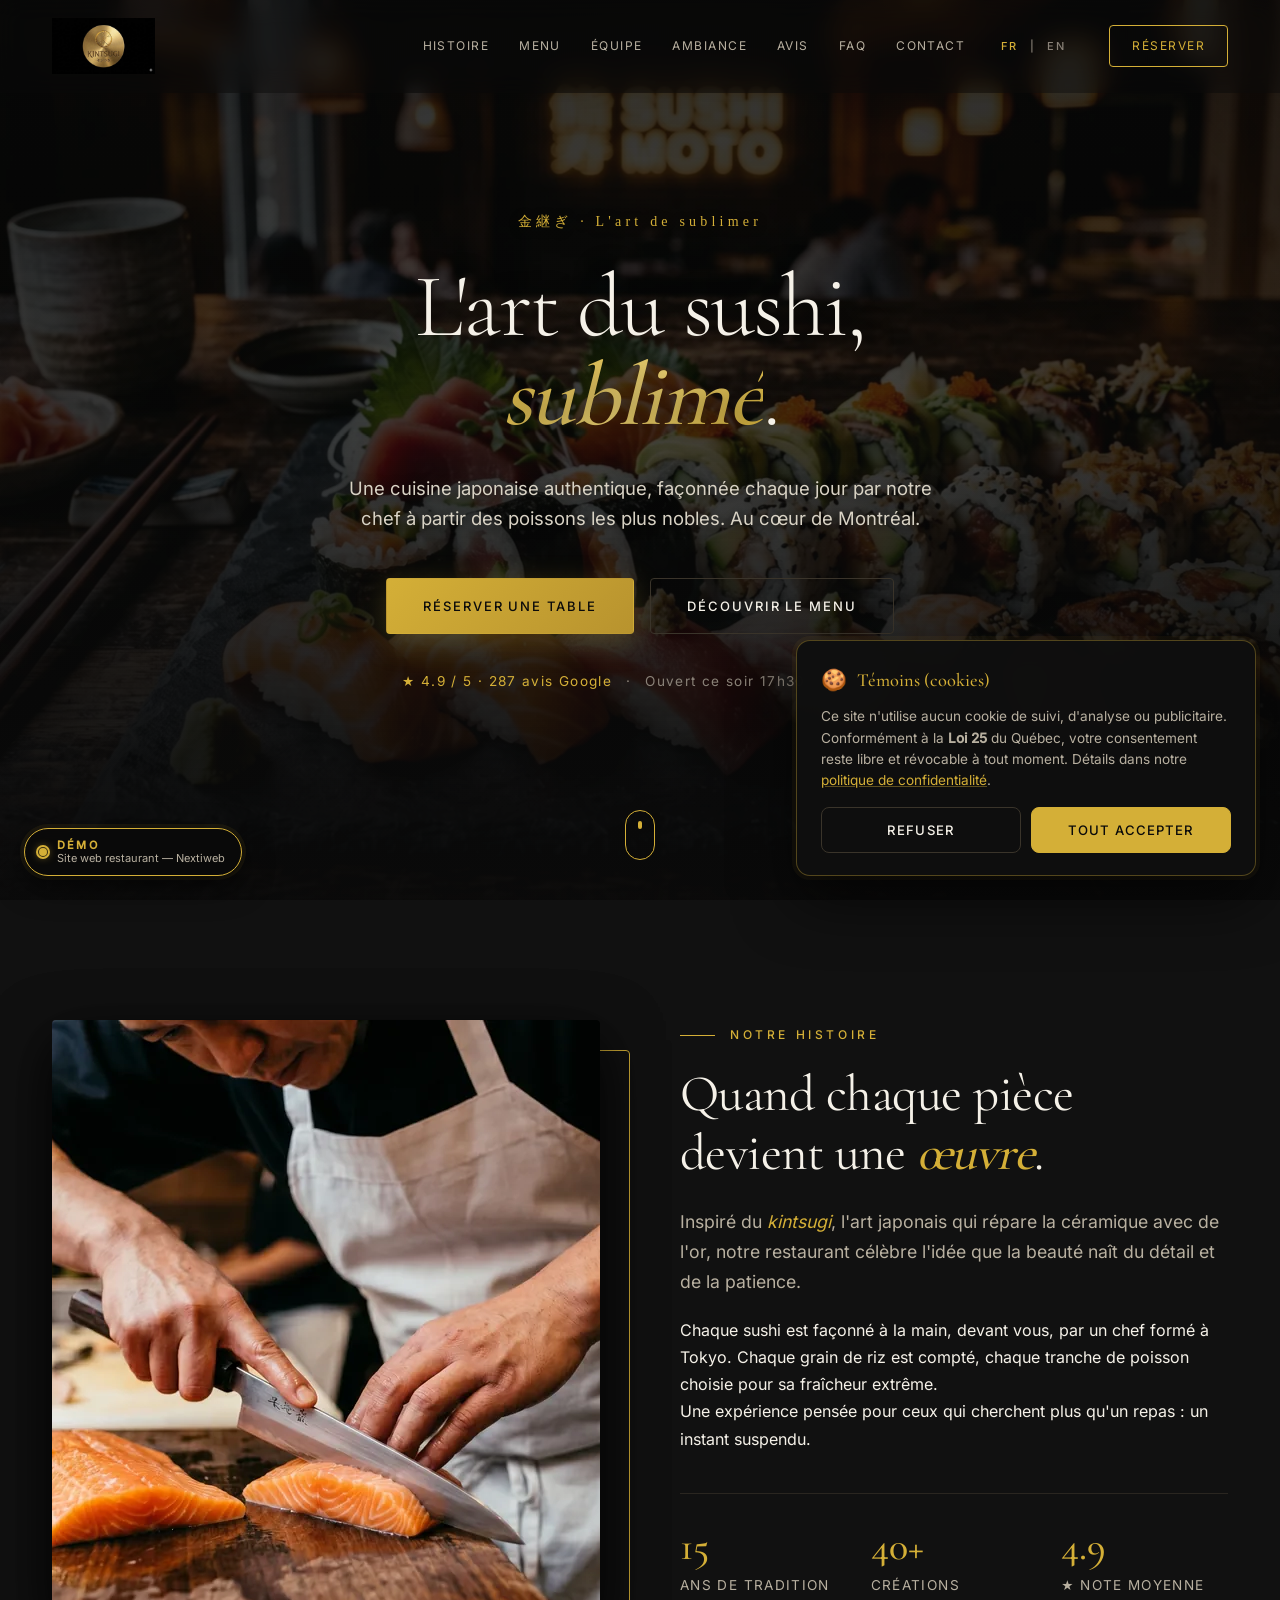
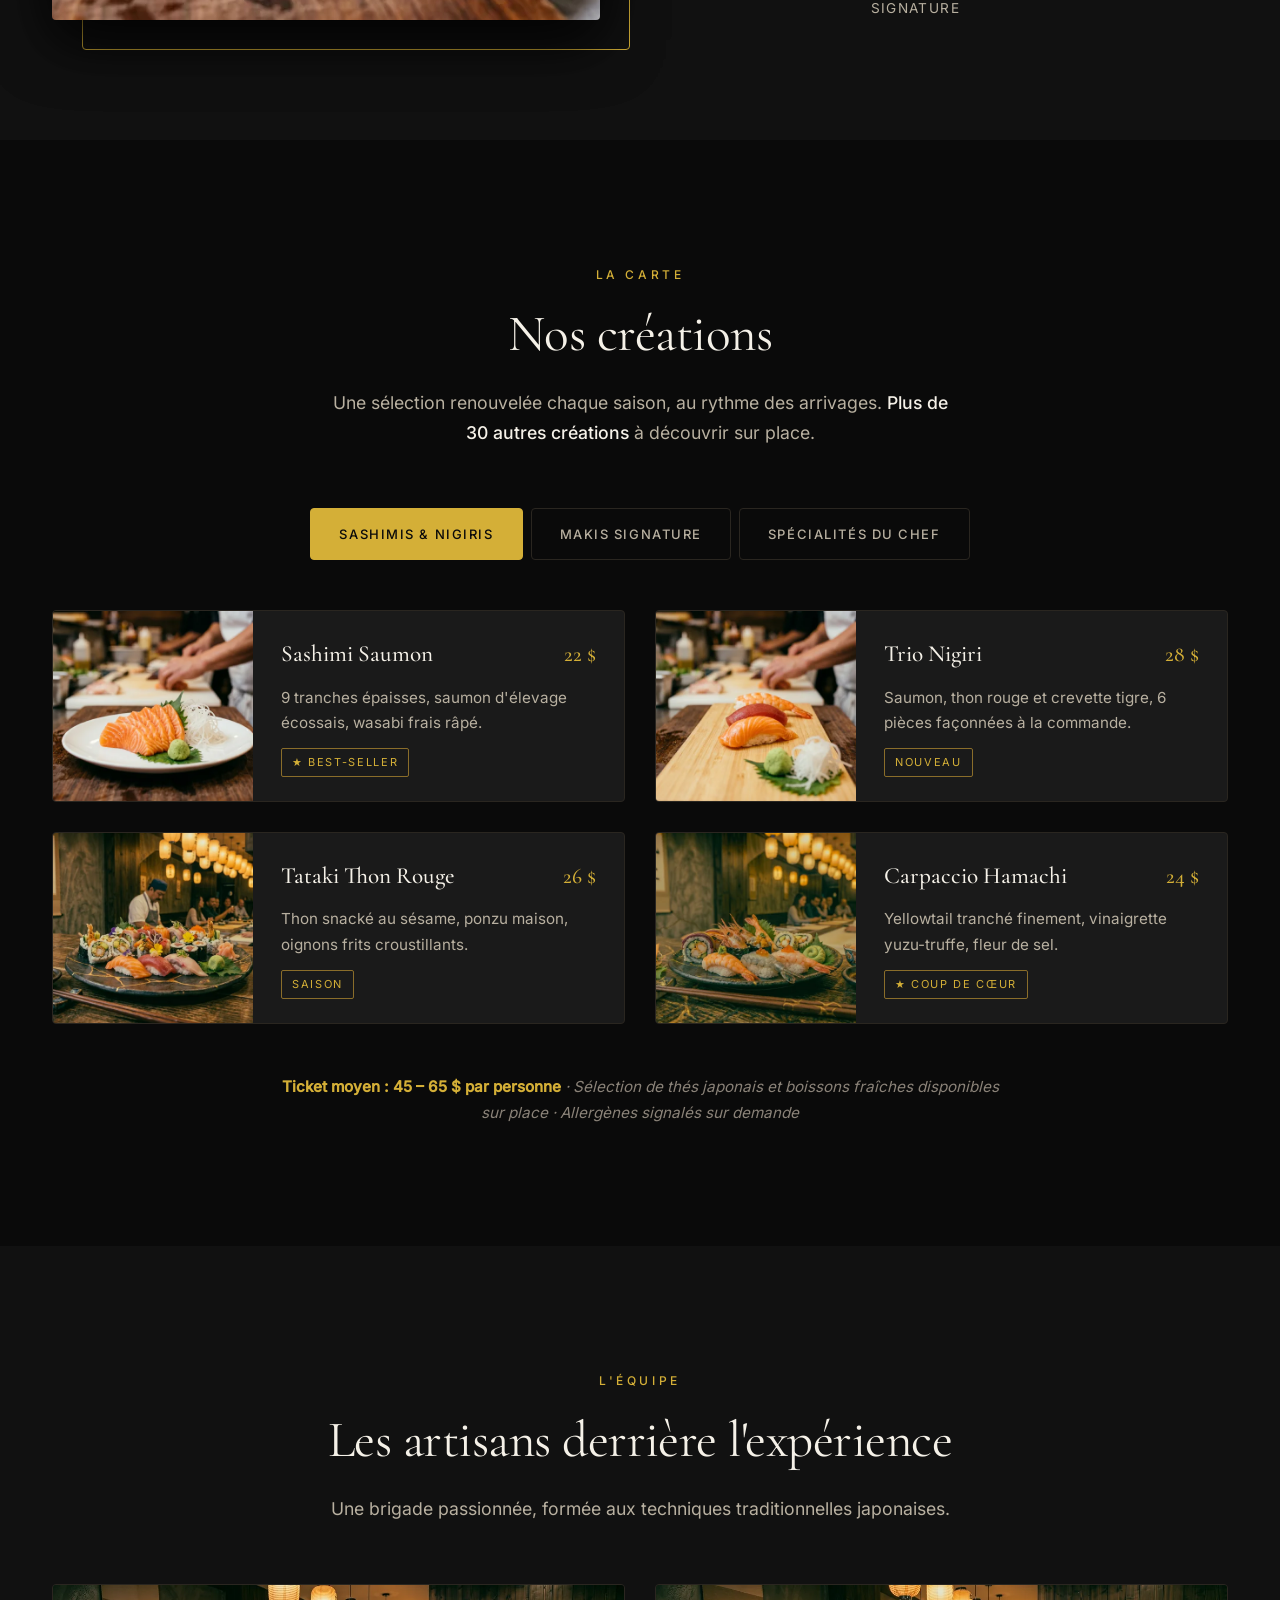
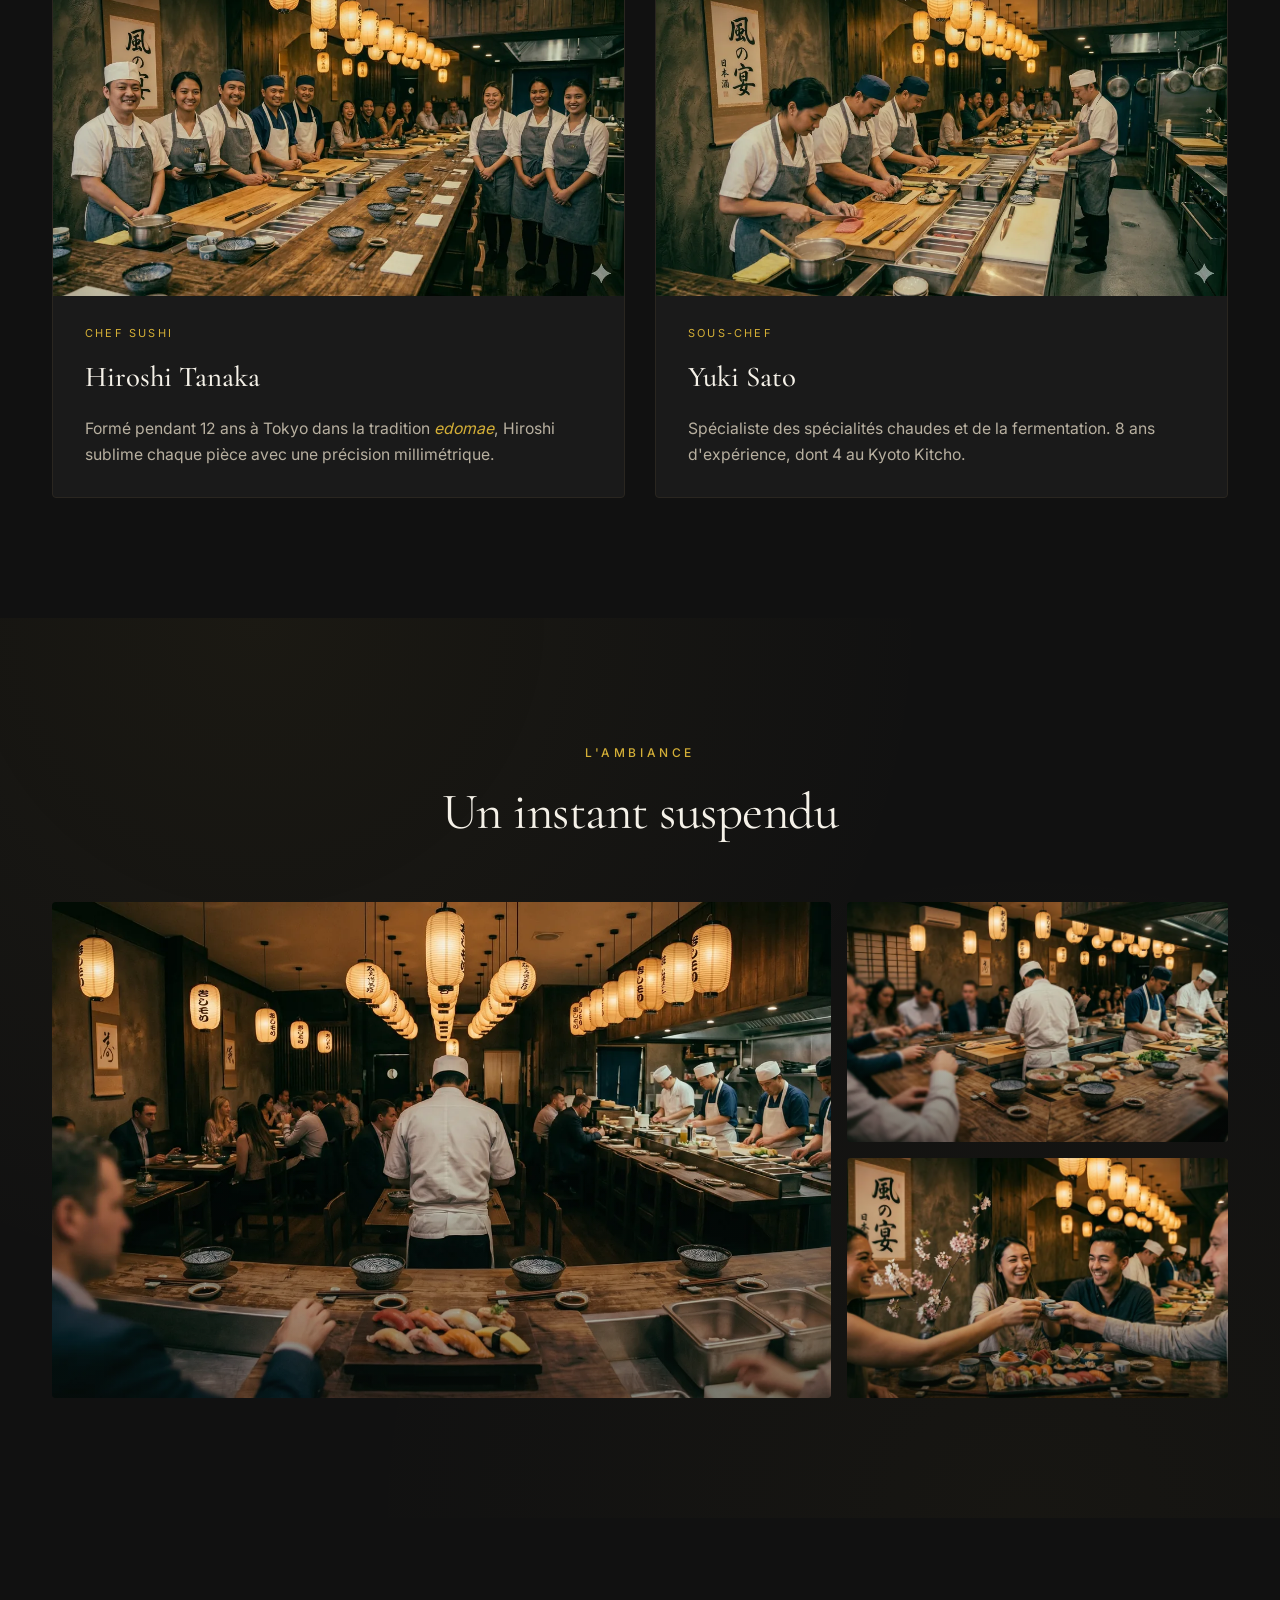
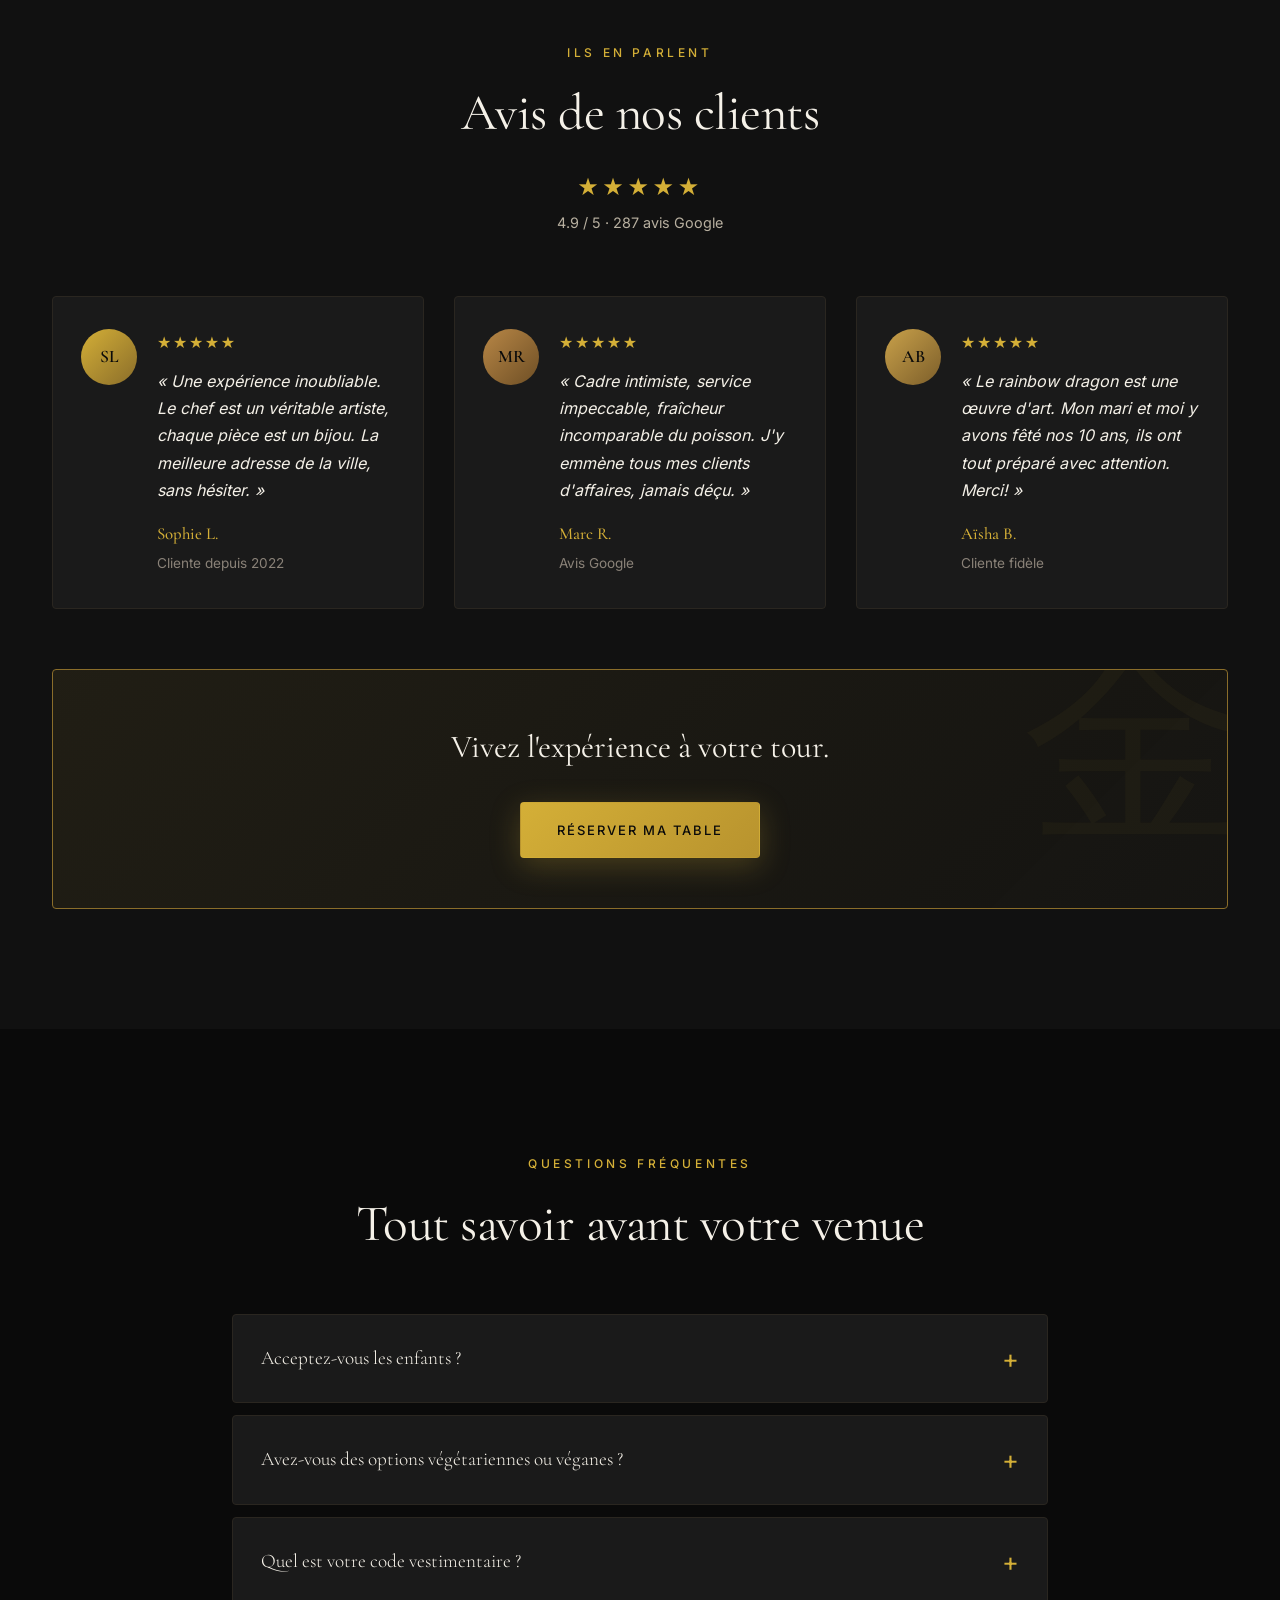
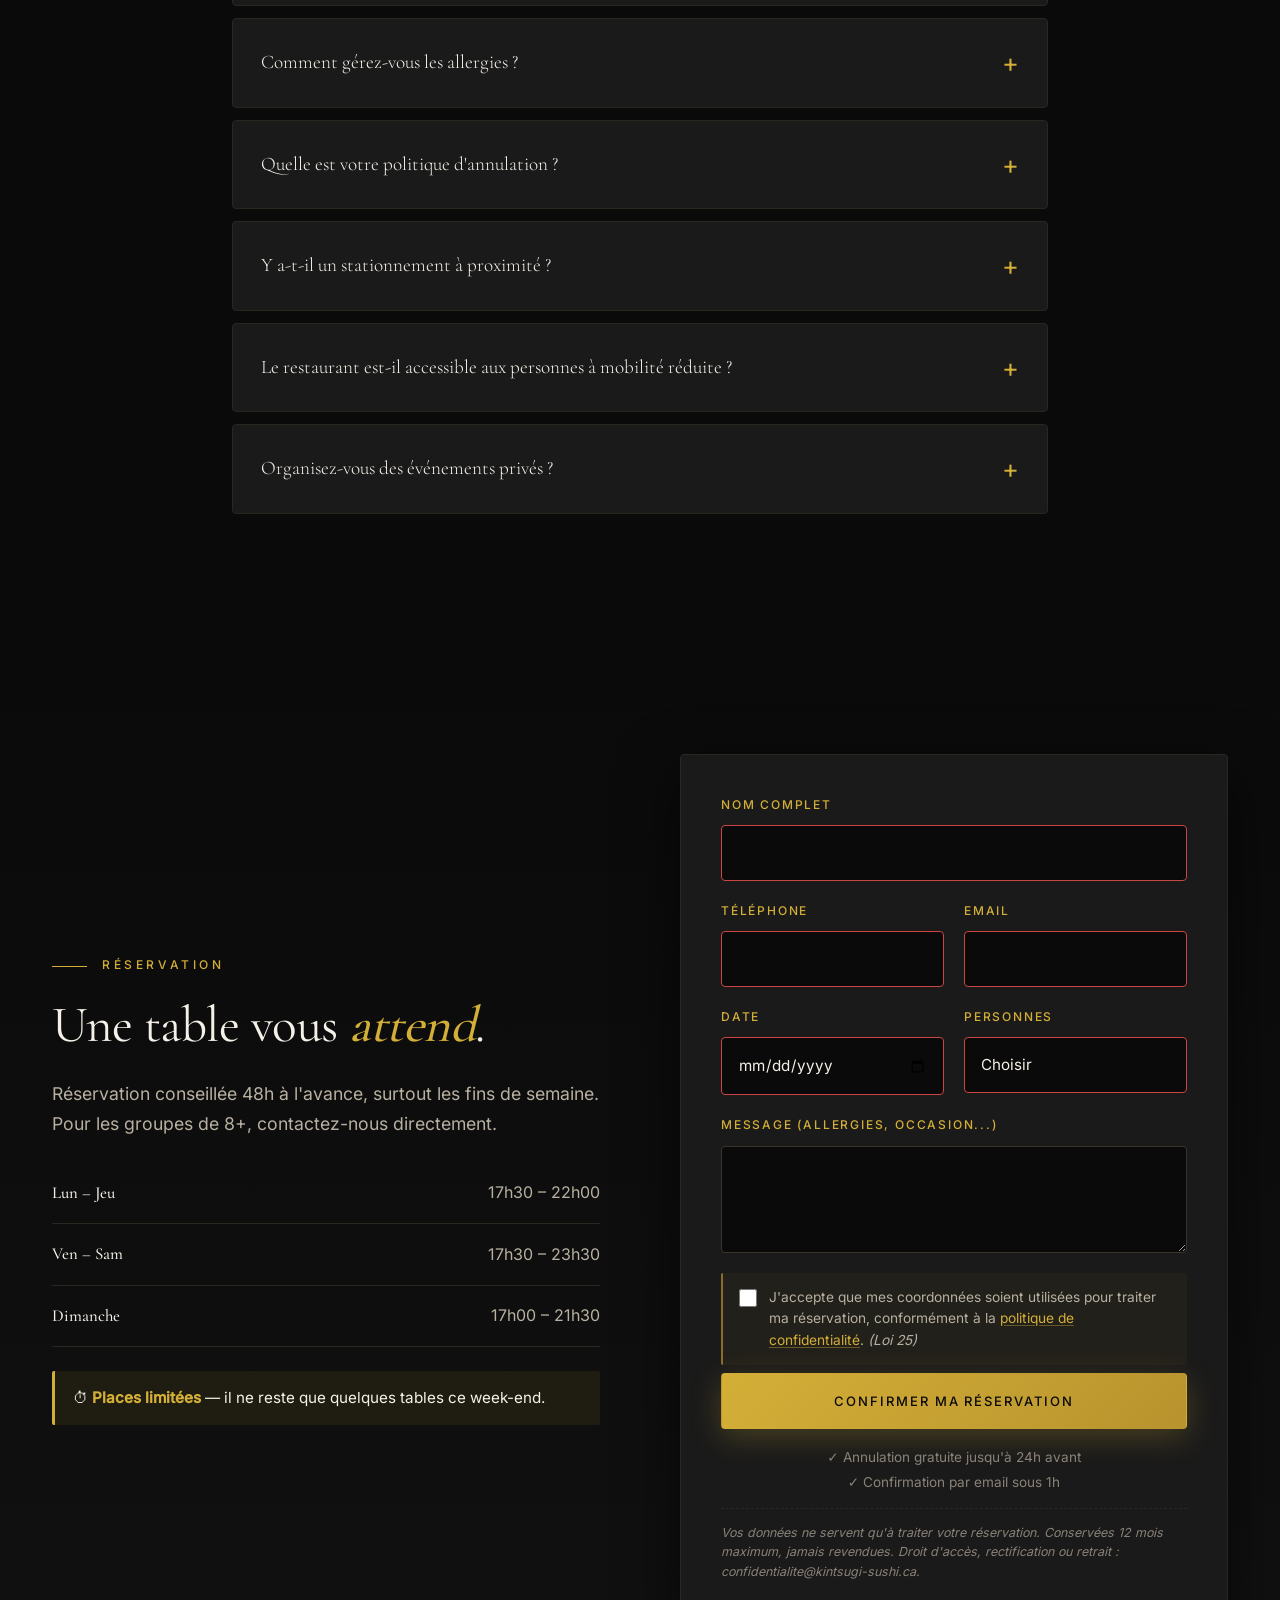
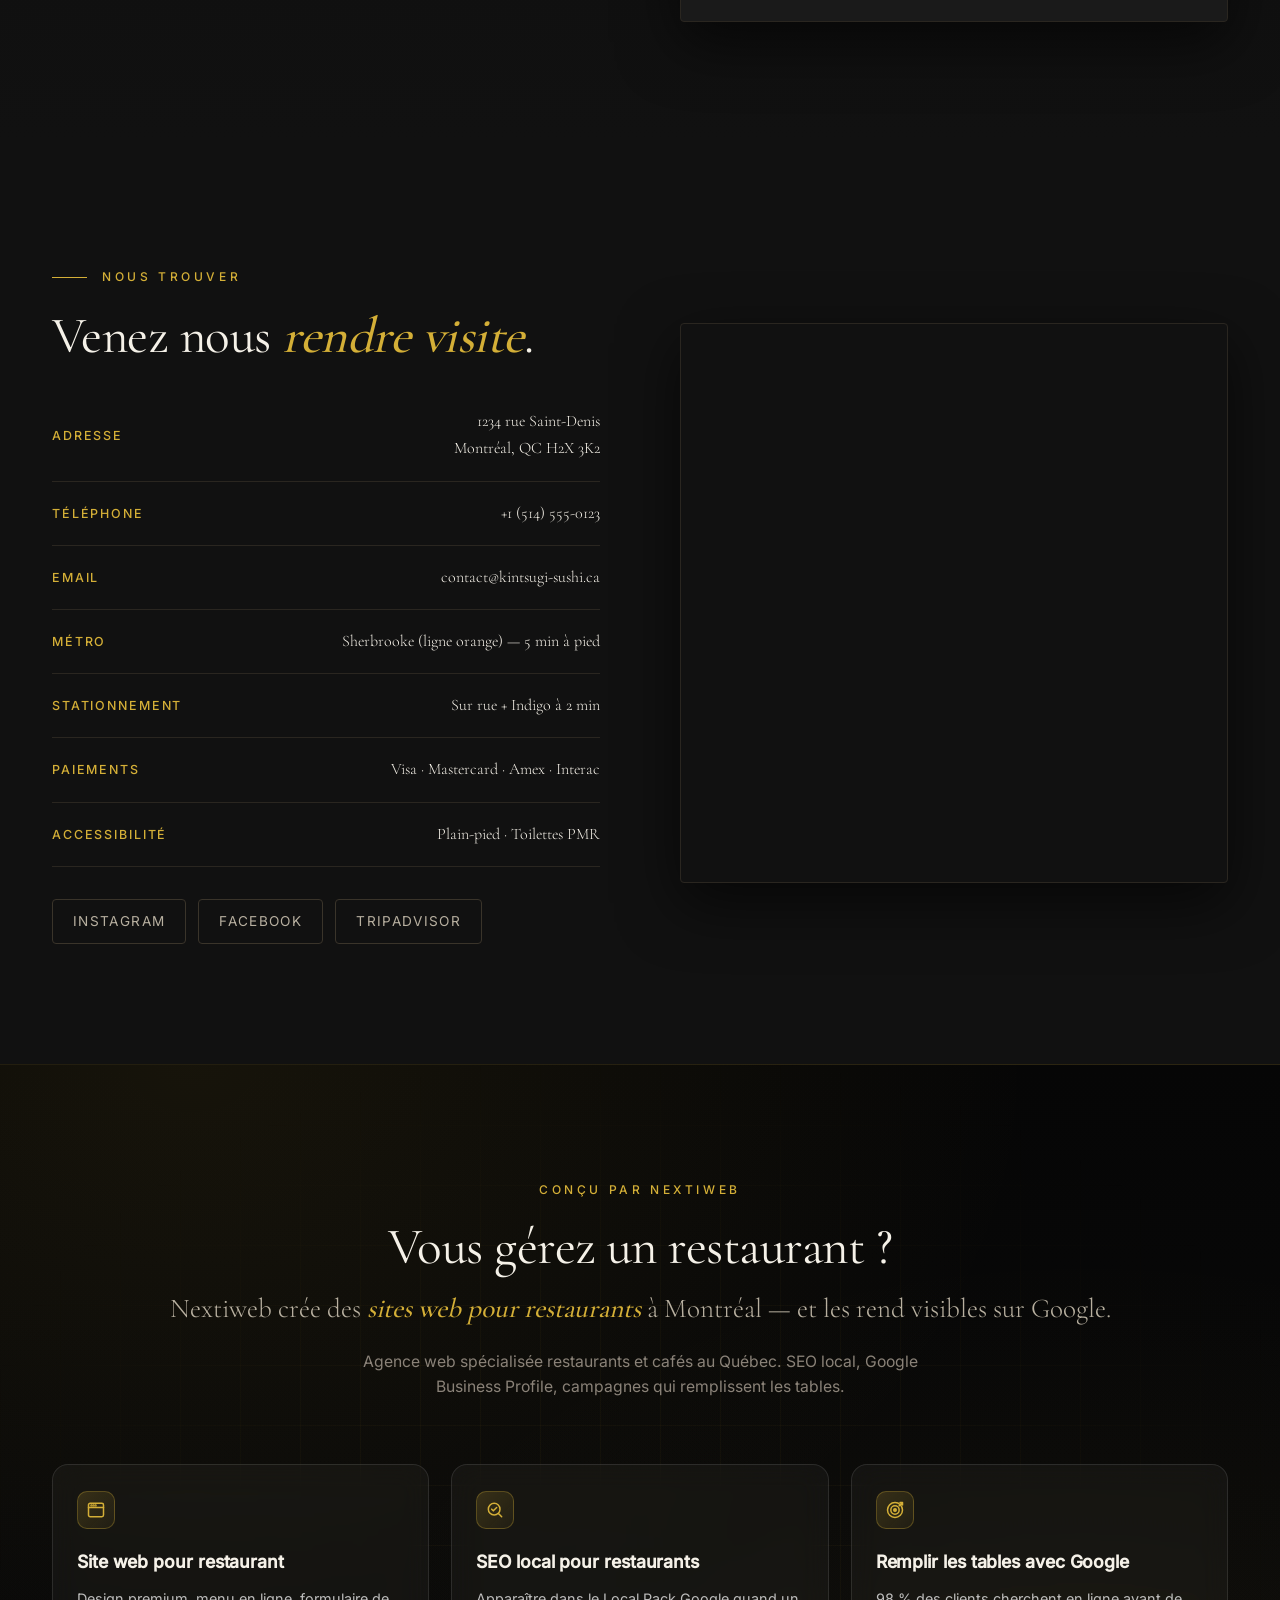
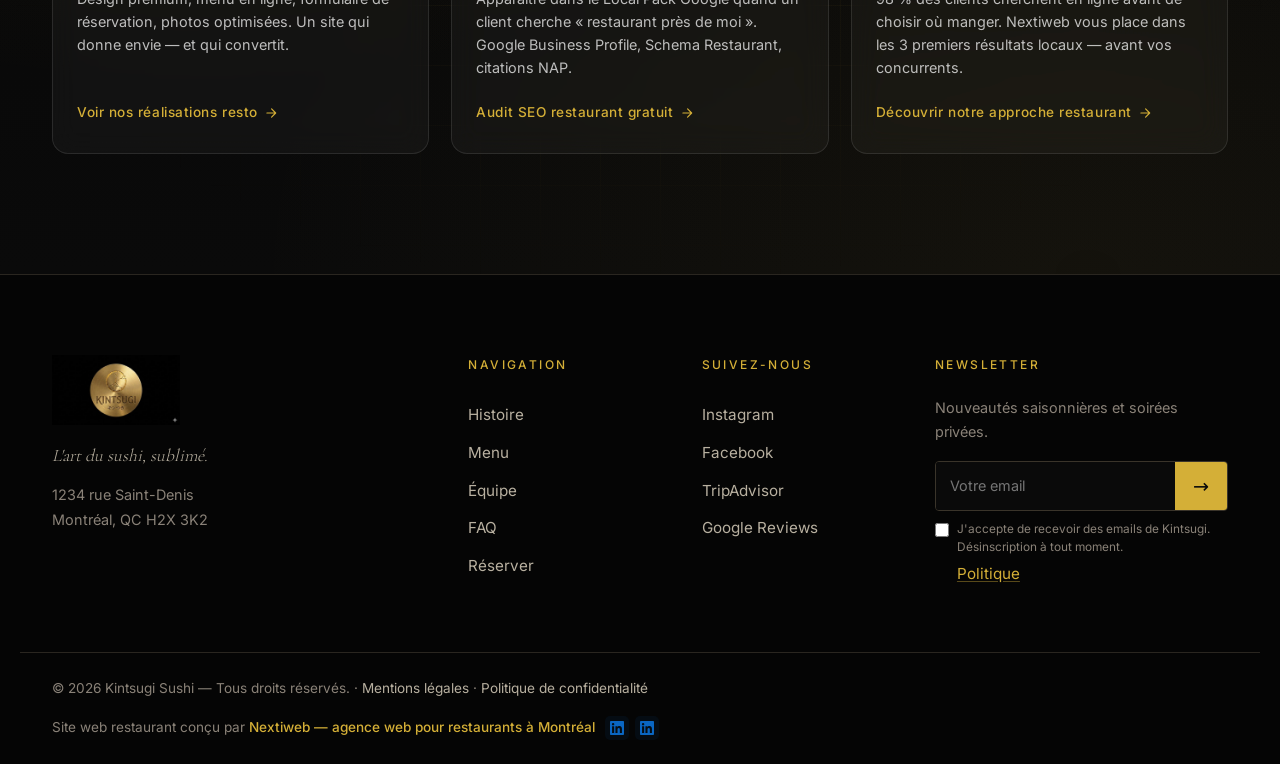
<file: index.html>
<!DOCTYPE html>
<html lang="fr-CA">
<head>
  <meta charset="UTF-8" />
  <meta name="viewport" content="width=device-width, initial-scale=1.0" />
  <meta name="theme-color" content="#0a0a0a" />

  <title>Kintsugi Sushi — Restaurant japonais d'exception | Montréal</title>
  <meta name="description" content="Kintsugi Sushi à Montréal : sushis, sashimis et créations signature préparés à la commande par notre chef formé à Tokyo. Réservez votre table en ligne." />
  <meta name="keywords" content="restaurant japonais montreal, sushi montreal, sashimi, omakase, restaurant gastronomique montreal" />
  <meta name="author" content="Kintsugi Sushi" />
  <meta name="robots" content="index, follow" />
  <link rel="canonical" href="https://restaurant-cafe.nextiwebstudio.ca/" />
  <link rel="alternate" hreflang="fr-CA" href="https://restaurant-cafe.nextiwebstudio.ca/" />
  <link rel="alternate" hreflang="en-CA" href="https://restaurant-cafe.nextiwebstudio.ca/index-en.html" />
  <link rel="alternate" hreflang="x-default" href="https://restaurant-cafe.nextiwebstudio.ca/" />

  <!-- Open Graph -->
  <meta property="og:locale" content="fr_CA" />
  <meta property="og:type" content="restaurant.restaurant" />
  <meta property="og:title" content="Kintsugi Sushi — L'art du sushi, sublimé" />
  <meta property="og:description" content="Restaurant japonais d'exception à Montréal. Cuisine traditionnelle, créations signature, ambiance feutrée." />
  <meta property="og:url" content="https://restaurant-cafe.nextiwebstudio.ca/" />
  <meta property="og:image" content="https://restaurant-cafe.nextiwebstudio.ca/images/optimized/site-web-restaurant-montreal-hero.jpg" />
  <meta property="og:image:secure_url" content="https://restaurant-cafe.nextiwebstudio.ca/images/optimized/site-web-restaurant-montreal-hero.jpg" />
  <meta property="og:image:type" content="image/jpeg" />
  <meta property="og:image:width" content="1920" />
  <meta property="og:image:height" content="1047" />
  <meta property="og:image:alt" content="Site web restaurant Montréal — démo réalisée par Nextiweb agence web restaurants" />
  <meta property="og:site_name" content="Kintsugi Sushi" />

  <!-- Twitter Card -->
  <meta name="twitter:card" content="summary_large_image" />
  <meta name="twitter:title" content="Kintsugi Sushi — Montréal" />
  <meta name="twitter:description" content="L'art du sushi, sublimé. Restaurant japonais d'exception à Montréal." />
  <meta name="twitter:image" content="https://restaurant-cafe.nextiwebstudio.ca/images/optimized/site-web-restaurant-montreal-hero.jpg" />

  <!-- Favicon -->
  <link rel="icon" type="image/png" href="images/optimized/logo-restaurant-kintsugi-montreal-transparent.png" />
  <link rel="apple-touch-icon" href="images/optimized/logo-restaurant-kintsugi-fond-noir.png" />

  <!-- Performance hints -->
  <link rel="preload" as="image" href="images/optimized/site-web-restaurant-montreal-hero-mobile.jpg" type="image/jpeg" media="(max-width: 768px)" fetchpriority="high" />
  <link rel="preload" as="image" href="images/optimized/site-web-restaurant-montreal-hero.webp" type="image/webp" media="(min-width: 769px)" fetchpriority="high" />
  <link rel="dns-prefetch" href="https://www.openstreetmap.org" />

  <!-- Fonts locales (no Google Fonts request) -->
  <link rel="preload" href="fonts/cormorant-latin.woff2" as="font" type="font/woff2" crossorigin />
  <link rel="preload" href="fonts/inter-latin.woff2" as="font" type="font/woff2" crossorigin />
  <link rel="stylesheet" href="fonts/fonts.css" />

  <!-- Styles -->
  <link rel="stylesheet" href="css/style.min.css" />

  <!-- ============ Schema.org : Restaurant ============ -->
  <script type="application/ld+json">
  {
    "@context": "https://schema.org",
    "@type": "Restaurant",
    "name": "Kintsugi Sushi",
    "image": [
      "https://restaurant-cafe.nextiwebstudio.ca/images/optimized/site-web-restaurant-montreal-hero.jpg",
      "https://restaurant-cafe.nextiwebstudio.ca/images/optimized/salle-restaurant-japonais-montreal.jpg",
      "https://restaurant-cafe.nextiwebstudio.ca/images/optimized/sashimi-saumon-restaurant-montreal.jpg"
    ],
    "@id": "https://restaurant-cafe.nextiwebstudio.ca/",
    "url": "https://restaurant-cafe.nextiwebstudio.ca/",
    "telephone": "+1-514-555-0123",
    "email": "contact@kintsugi-sushi.ca",
    "priceRange": "$$$",
    "servesCuisine": ["Japonais", "Sushi", "Asiatique"],
    "address": {
      "@type": "PostalAddress",
      "streetAddress": "1234 rue Saint-Denis",
      "addressLocality": "Montréal",
      "addressRegion": "QC",
      "postalCode": "H2X 3K2",
      "addressCountry": "CA"
    },
    "geo": {
      "@type": "GeoCoordinates",
      "latitude": 45.5185,
      "longitude": -73.5681
    },
    "openingHoursSpecification": [
      { "@type": "OpeningHoursSpecification", "dayOfWeek": ["Monday","Tuesday","Wednesday","Thursday"], "opens": "17:30", "closes": "22:00" },
      { "@type": "OpeningHoursSpecification", "dayOfWeek": ["Friday","Saturday"], "opens": "17:30", "closes": "23:30" },
      { "@type": "OpeningHoursSpecification", "dayOfWeek": "Sunday", "opens": "17:00", "closes": "21:30" }
    ],
    "acceptsReservations": "True",
    "paymentAccepted": "Visa, Mastercard, American Express, Interac, Comptant",
    "menu": "https://restaurant-cafe.nextiwebstudio.ca/#menu",
    "sameAs": [
      "https://www.instagram.com/kintsugi.sushi",
      "https://www.facebook.com/kintsugi.sushi"
    ]
  }
  </script>
</head>
<body>

  <!-- Skip to content (a11y) -->
  <a href="#main" class="skip-link">Aller au contenu principal</a>

  <!-- ============ HEADER ============ -->
  <header class="header" id="header" role="banner">
    <div class="header__inner">
      <a href="#hero" class="header__logo" aria-label="Kintsugi — Accueil">
        <img src="images/optimized/logo-restaurant-kintsugi-fond-noir.jpg" alt="Logo Kintsugi" width="180" height="98" />
      </a>

      <nav class="header__nav" id="nav" aria-label="Navigation principale">
        <a href="#histoire" class="header__link">Histoire</a>
        <a href="#menu" class="header__link">Menu</a>
        <a href="#equipe" class="header__link">Équipe</a>
        <a href="#ambiance" class="header__link">Ambiance</a>
        <a href="#avis" class="header__link">Avis</a>
        <a href="#faq" class="header__link">FAQ</a>
        <a href="#contact" class="header__link">Contact</a>
        <div class="lang-switch" aria-label="Choix de la langue">
          <a href="index.html" class="lang-switch__link is-active" hreflang="fr-CA" lang="fr-CA">FR</a>
          <span aria-hidden="true">|</span>
          <a href="index-en.html" class="lang-switch__link" hreflang="en-CA" lang="en-CA">EN</a>
        </div>
        <a href="#reserver" class="header__link header__cta">Réserver</a>
      </nav>

      <button class="header__burger" id="burger" aria-label="Ouvrir le menu" aria-expanded="false" aria-controls="nav">
        <span></span><span></span><span></span>
      </button>
    </div>
  </header>

  <main id="main">

  <!-- ============ HERO ============ -->
  <section class="hero" id="hero" aria-label="Présentation Kintsugi">
    <picture class="hero__bg">
      <source media="(max-width: 768px)" srcset="images/optimized/site-web-restaurant-montreal-hero-mobile.jpg" type="image/jpeg" />
      <source srcset="images/optimized/site-web-restaurant-montreal-hero.webp" type="image/webp" />
      <img src="images/optimized/site-web-restaurant-montreal-hero.jpg" alt="Plateau de sushis — site web restaurant gastronomique Montréal par Nextiweb" width="1920" height="1047" fetchpriority="high" />
    </picture>
    <div class="hero__overlay"></div>
    <div class="hero__content">
      <span class="hero__kicker">金継ぎ · L'art de sublimer</span>
      <h1 class="hero__title">L'art du sushi,<br/><em>sublimé</em>.</h1>
      <p class="hero__subtitle">Une cuisine japonaise authentique, façonnée chaque jour par notre chef à partir des poissons les plus nobles. Au cœur de Montréal.</p>
      <div class="hero__actions">
        <a href="#reserver" class="btn btn--gold">Réserver une table</a>
        <a href="#menu" class="btn btn--ghost">Découvrir le menu</a>
      </div>
      <div class="hero__trust">
        <span>★ 4.9 / 5 · 287 avis Google</span>
        <span aria-hidden="true">·</span>
        <span>Ouvert ce soir 17h30 → 22h00</span>
      </div>
    </div>
    <a href="#histoire" class="hero__scroll" aria-label="Défiler vers la suite">
      <span></span>
    </a>
  </section>

  <!-- ============ HISTOIRE ============ -->
  <section class="section section--dark" id="histoire" aria-labelledby="histoire-title">
    <div class="container container--split">
      <div class="split__media">
        <picture>
          <source srcset="images/optimized/chef-sushi-restaurant-japonais-montreal.webp" type="image/webp" />
          <img src="images/optimized/chef-sushi-restaurant-japonais-montreal.jpg" alt="Chef préparant un sushi à la main — restaurant japonais Montréal agence web Nextiweb" width="1100" height="600" loading="lazy" />
        </picture>
        <div class="split__media-deco"></div>
      </div>
      <div class="split__content">
        <span class="eyebrow">Notre histoire</span>
        <h2 id="histoire-title" class="section__title">Quand chaque pièce<br/>devient une <em>œuvre</em>.</h2>
        <p class="section__lead">
          Inspiré du <em>kintsugi</em>, l'art japonais qui répare la céramique avec de l'or, notre restaurant célèbre l'idée que la beauté naît du détail et de la patience.
        </p>
        <p>
          Chaque sushi est façonné à la main, devant vous, par un chef formé à Tokyo. Chaque grain de riz est compté, chaque tranche de poisson choisie pour sa fraîcheur extrême.
        </p>
        <p>
          Une expérience pensée pour ceux qui cherchent plus qu'un repas : un instant suspendu.
        </p>
        <div class="stats">
          <div class="stat"><strong>15</strong><span>ans de tradition</span></div>
          <div class="stat"><strong>40+</strong><span>créations signature</span></div>
          <div class="stat"><strong>4.9</strong><span>★ note moyenne</span></div>
        </div>
      </div>
    </div>
  </section>

  <!-- ============ MENU ============ -->
  <section class="section section--menu" id="menu" aria-labelledby="menu-title">
    <div class="container">
      <div class="section__header">
        <span class="eyebrow">La carte</span>
        <h2 id="menu-title" class="section__title section__title--center">Nos créations</h2>
        <p class="section__lead section__lead--center">
          Une sélection renouvelée chaque saison, au rythme des arrivages. <strong>Plus de 30 autres créations</strong> à découvrir sur place.
        </p>
      </div>

      <div class="menu__tabs" role="tablist" aria-label="Catégories du menu">
        <button class="menu__tab is-active" data-tab="sashimis" role="tab" aria-selected="true">Sashimis &amp; Nigiris</button>
        <button class="menu__tab" data-tab="makis" role="tab" aria-selected="false">Makis Signature</button>
        <button class="menu__tab" data-tab="chauds" role="tab" aria-selected="false">Spécialités du Chef</button>
      </div>

      <!-- Sashimis (3) -->
      <div class="menu__panel is-active" data-panel="sashimis" role="tabpanel">
        <div class="menu__grid">
          <article class="dish">
            <div class="dish__img">
              <picture><source srcset="images/optimized/sashimi-saumon-restaurant-montreal.webp" type="image/webp" /><img src="images/optimized/sashimi-saumon-restaurant-montreal.jpg" alt="Sashimi de saumon frais — restaurant japonais Montréal" width="800" height="436" loading="lazy" /></picture>
            </div>
            <div class="dish__body">
              <div class="dish__head"><h3>Sashimi Saumon</h3><span class="dish__price">22 $</span></div>
              <p>9 tranches épaisses, saumon d'élevage écossais, wasabi frais râpé.</p>
              <span class="dish__tag">★ Best-seller</span>
            </div>
          </article>
          <article class="dish">
            <div class="dish__img">
              <picture><source srcset="images/optimized/trio-nigiri-restaurant-sushi-montreal.webp" type="image/webp" /><img src="images/optimized/trio-nigiri-restaurant-sushi-montreal.jpg" alt="Trio de nigiris façonnés à la main — restaurant sushi Montréal" width="800" height="436" loading="lazy" /></picture>
            </div>
            <div class="dish__body">
              <div class="dish__head"><h3>Trio Nigiri</h3><span class="dish__price">28 $</span></div>
              <p>Saumon, thon rouge et crevette tigre, 6 pièces façonnées à la commande.</p>
              <span class="dish__tag">Nouveau</span>
            </div>
          </article>
          <article class="dish">
            <div class="dish__img">
              <picture><source srcset="images/optimized/tataki-thon-rouge-restaurant-montreal.webp" type="image/webp" /><img src="images/optimized/tataki-thon-rouge-restaurant-montreal.jpg" alt="Tataki de thon rouge — restaurant japonais Montréal" width="800" height="436" loading="lazy" /></picture>
            </div>
            <div class="dish__body">
              <div class="dish__head"><h3>Tataki Thon Rouge</h3><span class="dish__price">26 $</span></div>
              <p>Thon snacké au sésame, ponzu maison, oignons frits croustillants.</p>
              <span class="dish__tag">Saison</span>
            </div>
          </article>
          <article class="dish">
            <div class="dish__img">
              <picture><source srcset="images/optimized/carpaccio-hamachi-restaurant-montreal.webp" type="image/webp" /><img src="images/optimized/carpaccio-hamachi-restaurant-montreal.jpg" alt="Carpaccio Hamachi — restaurant gastronomique Montréal" width="800" height="436" loading="lazy" /></picture>
            </div>
            <div class="dish__body">
              <div class="dish__head"><h3>Carpaccio Hamachi</h3><span class="dish__price">24 $</span></div>
              <p>Yellowtail tranché finement, vinaigrette yuzu-truffe, fleur de sel.</p>
              <span class="dish__tag">★ Coup de cœur</span>
            </div>
          </article>
        </div>
      </div>

      <!-- Makis (4) -->
      <div class="menu__panel" data-panel="makis" role="tabpanel" hidden>
        <div class="menu__grid">
          <article class="dish">
            <div class="dish__img">
              <picture><source srcset="images/optimized/california-roll-restaurant-montreal.webp" type="image/webp" /><img src="images/optimized/california-roll-restaurant-montreal.jpg" alt="California Roll premium — restaurant sushi Montréal" width="800" height="436" loading="lazy" /></picture>
            </div>
            <div class="dish__body">
              <div class="dish__head"><h3>California Premium</h3><span class="dish__price">18 $</span></div>
              <p>Crabe royal, avocat, concombre, tobiko orange. 8 pièces.</p>
              <span class="dish__tag">Classique</span>
            </div>
          </article>
          <article class="dish">
            <div class="dish__img">
              <picture><source srcset="images/optimized/rainbow-dragon-roll-sushi-montreal.webp" type="image/webp" /><img src="images/optimized/rainbow-dragon-roll-sushi-montreal.jpg" alt="Rainbow Dragon Roll signature — restaurant japonais Montréal" width="800" height="436" loading="lazy" /></picture>
            </div>
            <div class="dish__body">
              <div class="dish__head"><h3>Rainbow Dragon</h3><span class="dish__price">26 $</span></div>
              <p>Roll signature, 5 poissons en arc-en-ciel, sauce ponzu maison.</p>
              <span class="dish__tag">★ Signature</span>
            </div>
          </article>
          <article class="dish">
            <div class="dish__img">
              <picture><source srcset="images/optimized/spicy-tuna-roll-sushi-restaurant-montreal.webp" type="image/webp" /><img src="images/optimized/spicy-tuna-roll-sushi-restaurant-montreal.jpg" alt="Spicy Tuna Roll — restaurant sushi Montréal" width="800" height="436" loading="lazy" /></picture>
            </div>
            <div class="dish__body">
              <div class="dish__head"><h3>Spicy Tuna</h3><span class="dish__price">19 $</span></div>
              <p>Thon rouge épicé, mayo togarashi, concombre, sésame noir. 8 pièces.</p>
              <span class="dish__tag">Épicé</span>
            </div>
          </article>
          <article class="dish">
            <div class="dish__img">
              <picture><source srcset="images/optimized/maki-vegetarien-restaurant-montreal.webp" type="image/webp" /><img src="images/optimized/maki-vegetarien-restaurant-montreal.jpg" alt="Maki végétarien — restaurant Montréal site web Nextiweb" width="800" height="436" loading="lazy" /></picture>
            </div>
            <div class="dish__body">
              <div class="dish__head"><h3>Jardin du Chef</h3><span class="dish__price">16 $</span></div>
              <p>Avocat, mangue, concombre, asperge tempura, sauce miso doux. 100% végétarien.</p>
              <span class="dish__tag">🌱 Végé</span>
            </div>
          </article>
        </div>
      </div>

      <!-- Spécialités (3) -->
      <div class="menu__panel" data-panel="chauds" role="tabpanel" hidden>
        <div class="menu__grid">
          <article class="dish">
            <div class="dish__img">
              <picture><source srcset="images/optimized/chirashi-chef-restaurant-japonais-montreal.webp" type="image/webp" /><img src="images/optimized/chirashi-chef-restaurant-japonais-montreal.jpg" alt="Chirashi du chef — restaurant gastronomique japonais Montréal" width="800" height="436" loading="lazy" /></picture>
            </div>
            <div class="dish__body">
              <div class="dish__head"><h3>Chirashi du Chef</h3><span class="dish__price">32 $</span></div>
              <p>Bol de riz vinaigré, 8 poissons crus de saison, ikura, tamago.</p>
              <span class="dish__tag">★ Best-seller</span>
            </div>
          </article>
          <article class="dish">
            <div class="dish__img">
              <picture><source srcset="images/optimized/tartare-thon-restaurant-gastronomique-montreal.webp" type="image/webp" /><img src="images/optimized/tartare-thon-restaurant-gastronomique-montreal.jpg" alt="Tartare de thon rouge akami — restaurant japonais Montréal" width="800" height="436" loading="lazy" /></picture>
            </div>
            <div class="dish__body">
              <div class="dish__head"><h3>Tartare Akami</h3><span class="dish__price">24 $</span></div>
              <p>Thon rouge taillé au couteau, huile de sésame, gingembre confit.</p>
              <span class="dish__tag">Saison</span>
            </div>
          </article>
          <article class="dish">
            <div class="dish__img">
              <picture><source srcset="images/optimized/omakase-menu-restaurant-gastronomique-montreal.webp" type="image/webp" /><img src="images/optimized/omakase-menu-restaurant-gastronomique-montreal.jpg" alt="Omakase 7 services — restaurant gastronomique Montréal" width="800" height="436" loading="lazy" /></picture>
            </div>
            <div class="dish__body">
              <div class="dish__head"><h3>Omakase 7 services</h3><span class="dish__price">95 $</span></div>
              <p>Menu dégustation surprise composé devant vous par le chef. Réservation requise.</p>
              <span class="dish__tag">★ Expérience</span>
            </div>
          </article>
          <article class="dish">
            <div class="dish__img">
              <picture><source srcset="images/optimized/carpaccio-hamachi-restaurant-montreal.webp" type="image/webp" /><img src="images/optimized/carpaccio-hamachi-restaurant-montreal.jpg" alt="Bento découverte — restaurant japonais Montréal Nextiweb" width="800" height="436" loading="lazy" /></picture>
            </div>
            <div class="dish__body">
              <div class="dish__head"><h3>Bento Découverte</h3><span class="dish__price">36 $</span></div>
              <p>Plateau dégustation : 8 préparations en miniature, idéal pour partager à deux.</p>
              <span class="dish__tag">À partager</span>
            </div>
          </article>
        </div>
      </div>

      <p class="menu__note">
        <strong>Ticket moyen : 45 – 65 $ par personne</strong> · Sélection de thés japonais et boissons fraîches disponibles sur place · Allergènes signalés sur demande
      </p>
    </div>
  </section>

  <!-- ============ ÉQUIPE ============ -->
  <section class="section section--dark" id="equipe" aria-labelledby="equipe-title">
    <div class="container">
      <div class="section__header">
        <span class="eyebrow">L'équipe</span>
        <h2 id="equipe-title" class="section__title section__title--center">Les artisans derrière l'expérience</h2>
        <p class="section__lead section__lead--center">
          Une brigade passionnée, formée aux techniques traditionnelles japonaises.
        </p>
      </div>
      <div class="team">
        <article class="team__member">
          <div class="team__photo">
            <picture><source srcset="images/optimized/chef-sushi-restaurant-montreal-nextiweb.webp" type="image/webp" /><img src="images/optimized/chef-sushi-restaurant-montreal-nextiweb.jpg" alt="Chef sushi restaurant japonais Montréal — site web réalisé par Nextiweb agence web" width="1100" height="600" loading="lazy" /></picture>
          </div>
          <div class="team__info">
            <span class="team__role">Chef Sushi</span>
            <h3>Hiroshi Tanaka</h3>
            <p>Formé pendant 12 ans à Tokyo dans la tradition <em>edomae</em>, Hiroshi sublime chaque pièce avec une précision millimétrique.</p>
          </div>
        </article>
        <article class="team__member">
          <div class="team__photo">
            <picture><source srcset="images/optimized/equipe-restaurant-japonais-montreal.webp" type="image/webp" /><img src="images/optimized/equipe-restaurant-japonais-montreal.jpg" alt="Équipe restaurant japonais Montréal — Nextiweb agence web restaurants" width="1100" height="600" loading="lazy" /></picture>
          </div>
          <div class="team__info">
            <span class="team__role">Sous-Chef</span>
            <h3>Yuki Sato</h3>
            <p>Spécialiste des spécialités chaudes et de la fermentation. 8 ans d'expérience, dont 4 au Kyoto Kitcho.</p>
          </div>
        </article>
      </div>
    </div>
  </section>

  <!-- ============ AMBIANCE ============ -->
  <section class="section section--ambiance" id="ambiance" aria-labelledby="ambiance-title">
    <div class="container">
      <div class="section__header">
        <span class="eyebrow">L'ambiance</span>
        <h2 id="ambiance-title" class="section__title section__title--center">Un instant suspendu</h2>
      </div>
      <div class="gallery">
        <div class="gallery__item gallery__item--lg">
          <picture><source srcset="images/optimized/salle-restaurant-japonais-montreal.webp" type="image/webp" /><img src="images/optimized/salle-restaurant-japonais-montreal.jpg" alt="Salle restaurant japonais Montréal — exemple site web restaurant par Nextiweb" width="1600" height="873" loading="lazy" /></picture>
        </div>
        <div class="gallery__item">
          <picture><source srcset="images/optimized/comptoir-chef-sushi-montreal.webp" type="image/webp" /><img src="images/optimized/comptoir-chef-sushi-montreal.jpg" alt="Comptoir chef sushi — restaurant Montréal site web professionnel" width="900" height="491" loading="lazy" /></picture>
        </div>
        <div class="gallery__item">
          <picture><source srcset="images/optimized/ambiance-restaurant-montreal-soiree.webp" type="image/webp" /><img src="images/optimized/ambiance-restaurant-montreal-soiree.jpg" alt="Ambiance soirée restaurant Montréal — site web restaurant Nextiweb" width="900" height="491" loading="lazy" /></picture>
        </div>
      </div>
    </div>
  </section>

  <!-- ============ AVIS ============ -->
  <section class="section section--dark" id="avis" aria-labelledby="avis-title">
    <div class="container">
      <div class="section__header">
        <span class="eyebrow">Ils en parlent</span>
        <h2 id="avis-title" class="section__title section__title--center">Avis de nos clients</h2>
        <div class="rating">
          <span class="rating__stars" aria-hidden="true">★★★★★</span>
          <span class="rating__text">4.9 / 5 · 287 avis Google</span>
        </div>
      </div>

      <div class="reviews">
        <article class="review">
          <div class="review__avatar" style="--c1:#d4af37; --c2:#8a6d2a;" aria-hidden="true">SL</div>
          <div class="review__body">
            <div class="review__stars" aria-label="5 étoiles sur 5">★★★★★</div>
            <p>« Une expérience inoubliable. Le chef est un véritable artiste, chaque pièce est un bijou. La meilleure adresse de la ville, sans hésiter. »</p>
            <strong>Sophie L.</strong><span>Cliente depuis 2022</span>
          </div>
        </article>
        <article class="review">
          <div class="review__avatar" style="--c1:#b88746; --c2:#6e4f25;" aria-hidden="true">MR</div>
          <div class="review__body">
            <div class="review__stars" aria-label="5 étoiles sur 5">★★★★★</div>
            <p>« Cadre intimiste, service impeccable, fraîcheur incomparable du poisson. J'y emmène tous mes clients d'affaires, jamais déçu. »</p>
            <strong>Marc R.</strong><span>Avis Google</span>
          </div>
        </article>
        <article class="review">
          <div class="review__avatar" style="--c1:#c9a14a; --c2:#7c5e2a;" aria-hidden="true">AB</div>
          <div class="review__body">
            <div class="review__stars" aria-label="5 étoiles sur 5">★★★★★</div>
            <p>« Le rainbow dragon est une œuvre d'art. Mon mari et moi y avons fêté nos 10 ans, ils ont tout préparé avec attention. Merci! »</p>
            <strong>Aïsha B.</strong><span>Cliente fidèle</span>
          </div>
        </article>
      </div>

      <div class="cta-banner">
        <h3>Vivez l'expérience à votre tour.</h3>
        <a href="#reserver" class="btn btn--gold">Réserver ma table</a>
      </div>
    </div>
  </section>

  <!-- ============ FAQ ============ -->
  <section class="section section--menu" id="faq" aria-labelledby="faq-title">
    <div class="container container--narrow">
      <div class="section__header">
        <span class="eyebrow">Questions fréquentes</span>
        <h2 id="faq-title" class="section__title section__title--center">Tout savoir avant votre venue</h2>
      </div>

      <div class="faq" itemscope itemtype="https://schema.org/FAQPage">
        <details class="faq__item" itemscope itemprop="mainEntity" itemtype="https://schema.org/Question">
          <summary itemprop="name">Acceptez-vous les enfants ?</summary>
          <div itemscope itemprop="acceptedAnswer" itemtype="https://schema.org/Answer">
            <p itemprop="text">Oui, les enfants sont les bienvenus. Une chaise haute est disponible sur demande, et notre chef peut adapter certaines créations pour les jeunes palais.</p>
          </div>
        </details>
        <details class="faq__item" itemscope itemprop="mainEntity" itemtype="https://schema.org/Question">
          <summary itemprop="name">Avez-vous des options végétariennes ou véganes ?</summary>
          <div itemscope itemprop="acceptedAnswer" itemtype="https://schema.org/Answer">
            <p itemprop="text">Absolument. Notre maki "Jardin du Chef" est 100% végétarien, et plusieurs créations peuvent être adaptées en vegan. Signalez vos préférences à la réservation.</p>
          </div>
        </details>
        <details class="faq__item" itemscope itemprop="mainEntity" itemtype="https://schema.org/Question">
          <summary itemprop="name">Quel est votre code vestimentaire ?</summary>
          <div itemscope itemprop="acceptedAnswer" itemtype="https://schema.org/Answer">
            <p itemprop="text">Tenue de ville recommandée (smart casual). Pas de tenue de sport ni de short. Nous tenons à préserver l'atmosphère raffinée du restaurant.</p>
          </div>
        </details>
        <details class="faq__item" itemscope itemprop="mainEntity" itemtype="https://schema.org/Question">
          <summary itemprop="name">Comment gérez-vous les allergies ?</summary>
          <div itemscope itemprop="acceptedAnswer" itemtype="https://schema.org/Answer">
            <p itemprop="text">Tous les allergènes sont signalés sur demande. Mentionnez vos allergies à la réservation : notre chef adaptera votre menu en conséquence.</p>
          </div>
        </details>
        <details class="faq__item" itemscope itemprop="mainEntity" itemtype="https://schema.org/Question">
          <summary itemprop="name">Quelle est votre politique d'annulation ?</summary>
          <div itemscope itemprop="acceptedAnswer" itemtype="https://schema.org/Answer">
            <p itemprop="text">Annulation gratuite jusqu'à 24h avant la réservation. Au-delà, des frais de 25 $/personne peuvent s'appliquer pour les groupes de 6+.</p>
          </div>
        </details>
        <details class="faq__item" itemscope itemprop="mainEntity" itemtype="https://schema.org/Question">
          <summary itemprop="name">Y a-t-il un stationnement à proximité ?</summary>
          <div itemscope itemprop="acceptedAnswer" itemtype="https://schema.org/Answer">
            <p itemprop="text">Stationnement payant sur rue (gratuit après 21h). Stationnement Indigo à 2 minutes à pied. Métro Sherbrooke (ligne orange) à 5 minutes.</p>
          </div>
        </details>
        <details class="faq__item" itemscope itemprop="mainEntity" itemtype="https://schema.org/Question">
          <summary itemprop="name">Le restaurant est-il accessible aux personnes à mobilité réduite ?</summary>
          <div itemscope itemprop="acceptedAnswer" itemtype="https://schema.org/Answer">
            <p itemprop="text">Oui, l'entrée est de plain-pied et nos toilettes sont accessibles PMR. N'hésitez pas à nous prévenir pour réserver une table adaptée.</p>
          </div>
        </details>
        <details class="faq__item" itemscope itemprop="mainEntity" itemtype="https://schema.org/Question">
          <summary itemprop="name">Organisez-vous des événements privés ?</summary>
          <div itemscope itemprop="acceptedAnswer" itemtype="https://schema.org/Answer">
            <p itemprop="text">Oui, privatisations possibles à partir de 20 personnes. Anniversaires, événements d'entreprise, fiançailles : contactez-nous pour un devis personnalisé.</p>
          </div>
        </details>
      </div>
    </div>
  </section>

  <!-- ============ RÉSERVATION ============ -->
  <section class="section section--reserve" id="reserver" aria-labelledby="reserver-title">
    <div class="container container--split">
      <div class="split__content">
        <span class="eyebrow">Réservation</span>
        <h2 id="reserver-title" class="section__title">Une table vous <em>attend</em>.</h2>
        <p class="section__lead">
          Réservation conseillée 48h à l'avance, surtout les fins de semaine. Pour les groupes de 8+, contactez-nous directement.
        </p>
        <ul class="info-list">
          <li><strong>Lun – Jeu</strong><span>17h30 – 22h00</span></li>
          <li><strong>Ven – Sam</strong><span>17h30 – 23h30</span></li>
          <li><strong>Dimanche</strong><span>17h00 – 21h30</span></li>
        </ul>
        <p class="reserve__urgency">⏱ <strong>Places limitées</strong> — il ne reste que quelques tables ce week-end.</p>
      </div>

      <form class="form" id="reservationForm" novalidate aria-label="Formulaire de réservation">
        <div class="form__row">
          <label class="form__field">
            <span>Nom complet</span>
            <input type="text" name="name" required autocomplete="name" />
          </label>
        </div>
        <div class="form__row form__row--2">
          <label class="form__field">
            <span>Téléphone</span>
            <input type="tel" name="phone" required autocomplete="tel" />
          </label>
          <label class="form__field">
            <span>Email</span>
            <input type="email" name="email" required autocomplete="email" />
          </label>
        </div>
        <div class="form__row form__row--2">
          <label class="form__field">
            <span>Date</span>
            <input type="date" name="date" required />
          </label>
          <label class="form__field">
            <span>Personnes</span>
            <select name="guests" required>
              <option value="">Choisir</option>
              <option>1 personne</option>
              <option>2 personnes</option>
              <option>3 personnes</option>
              <option>4 personnes</option>
              <option>5 personnes</option>
              <option>6 personnes</option>
              <option>7+ personnes</option>
            </select>
          </label>
        </div>
        <div class="form__row">
          <label class="form__field">
            <span>Message (allergies, occasion...)</span>
            <textarea name="message" rows="3"></textarea>
          </label>
        </div>

        <div class="form__consent">
          <label>
            <input type="checkbox" name="consent" required />
            <span>J'accepte que mes coordonnées soient utilisées pour traiter ma réservation, conformément à la <a href="politique-confidentialite.html">politique de confidentialité</a>. <em>(Loi 25)</em></span>
          </label>
        </div>

        <button type="submit" class="btn btn--gold btn--full">Confirmer ma réservation</button>
        <p class="form__note">
          ✓ Annulation gratuite jusqu'à 24h avant<br/>
          ✓ Confirmation par email sous 1h
        </p>
        <p class="form__privacy-info">
          Vos données ne servent qu'à traiter votre réservation. Conservées 12 mois maximum, jamais revendues. Droit d'accès, rectification ou retrait : <a href="mailto:confidentialite@kintsugi-sushi.ca">confidentialite@kintsugi-sushi.ca</a>.
        </p>
      </form>
    </div>
  </section>

  <!-- ============ CONTACT ============ -->
  <section class="section section--contact" id="contact" aria-labelledby="contact-title">
    <div class="container container--split">
      <div class="split__content">
        <span class="eyebrow">Nous trouver</span>
        <h2 id="contact-title" class="section__title">Venez nous <em>rendre visite</em>.</h2>
        <ul class="info-list info-list--lg">
          <li>
            <strong>Adresse</strong>
            <span>1234 rue Saint-Denis<br/>Montréal, QC H2X 3K2</span>
          </li>
          <li>
            <strong>Téléphone</strong>
            <a href="tel:+15145550123">+1 (514) 555-0123</a>
          </li>
          <li>
            <strong>Email</strong>
            <a href="mailto:contact@kintsugi-sushi.ca">contact@kintsugi-sushi.ca</a>
          </li>
          <li>
            <strong>Métro</strong>
            <span>Sherbrooke (ligne orange) — 5 min à pied</span>
          </li>
          <li>
            <strong>Stationnement</strong>
            <span>Sur rue + Indigo à 2 min</span>
          </li>
          <li>
            <strong>Paiements</strong>
            <span>Visa · Mastercard · Amex · Interac</span>
          </li>
          <li>
            <strong>Accessibilité</strong>
            <span>Plain-pied · Toilettes PMR</span>
          </li>
        </ul>
        <div class="socials">
          <a href="#" aria-label="Instagram Kintsugi">Instagram</a>
          <a href="#" aria-label="Facebook Kintsugi">Facebook</a>
          <a href="#" aria-label="Voir nos avis TripAdvisor">TripAdvisor</a>
        </div>
      </div>
      <div class="map">
        <iframe
          src="https://www.openstreetmap.org/export/embed.html?bbox=-73.5731%2C45.5135%2C-73.5631%2C45.5235&amp;layer=mapnik"
          loading="lazy" referrerpolicy="no-referrer-when-downgrade"
          title="Carte localisation Kintsugi Sushi à Montréal"></iframe>
      </div>
    </div>
  </section>

  </main>

  <!-- ============ NEXTIWEB SERVICES ============ -->
  <section class="nextiweb" id="nextiweb-services" aria-labelledby="nextiweb-title">
    <div class="nextiweb__bg" aria-hidden="true"></div>
    <div class="container">
      <div class="nextiweb__header">
        <span class="eyebrow">Conçu par Nextiweb</span>
        <h2 id="nextiweb-title" class="section__title section__title--center">Vous gérez un restaurant&nbsp;?</h2>
        <p class="nextiweb__sub">Nextiweb crée des <em>sites web pour restaurants</em> à Montréal — et les rend visibles sur Google.</p>
        <p class="nextiweb__lead">Agence web spécialisée restaurants et cafés au Québec. SEO local, Google Business Profile, campagnes qui remplissent les tables.</p>
      </div>

      <div class="nextiweb__grid">
        <a class="ncard" href="https://nextiweb.ca/restaurants.html" target="_blank" rel="noopener" aria-label="Site web pour restaurant à Montréal — Nextiweb agence web restaurants">
          <span class="ncard__icon" aria-hidden="true">
            <svg viewBox="0 0 24 24" width="20" height="20" fill="none" stroke="currentColor" stroke-width="1.8" stroke-linecap="round" stroke-linejoin="round">
              <rect x="3" y="4" width="18" height="16" rx="2"/>
              <path d="M3 9h18"/>
              <circle cx="6.5" cy="6.5" r=".5" fill="currentColor"/>
              <circle cx="9" cy="6.5" r=".5" fill="currentColor"/>
              <circle cx="11.5" cy="6.5" r=".5" fill="currentColor"/>
            </svg>
          </span>
          <h3 class="ncard__title">Site web pour restaurant</h3>
          <p class="ncard__text">Design premium, menu en ligne, formulaire de réservation, photos optimisées. Un site qui donne envie — et qui convertit.</p>
          <span class="ncard__cta">
            Voir nos réalisations resto
            <svg class="ncard__arrow" viewBox="0 0 24 24" width="14" height="14" fill="none" stroke="currentColor" stroke-width="2" stroke-linecap="round" stroke-linejoin="round" aria-hidden="true">
              <path d="M5 12h14M13 5l7 7-7 7"/>
            </svg>
          </span>
        </a>

        <a class="ncard" href="https://nextiweb.ca/restaurants.html" target="_blank" rel="noopener" aria-label="SEO local restaurant Montréal — visibilité Google pour restaurants">
          <span class="ncard__icon" aria-hidden="true">
            <svg viewBox="0 0 24 24" width="20" height="20" fill="none" stroke="currentColor" stroke-width="1.8" stroke-linecap="round" stroke-linejoin="round">
              <circle cx="11" cy="11" r="7"/>
              <path d="m20 20-3.5-3.5"/>
              <path d="m8 11 2 2 4-4"/>
            </svg>
          </span>
          <h3 class="ncard__title">SEO local pour restaurants</h3>
          <p class="ncard__text">Apparaître dans le Local Pack Google quand un client cherche « restaurant près de moi ». Google Business Profile, Schema Restaurant, citations NAP.</p>
          <span class="ncard__cta">
            Audit SEO restaurant gratuit
            <svg class="ncard__arrow" viewBox="0 0 24 24" width="14" height="14" fill="none" stroke="currentColor" stroke-width="2" stroke-linecap="round" stroke-linejoin="round" aria-hidden="true">
              <path d="M5 12h14M13 5l7 7-7 7"/>
            </svg>
          </span>
        </a>

        <a class="ncard" href="https://nextiweb.ca/restaurants.html" target="_blank" rel="noopener" aria-label="Visibilité Google et acquisition clients pour restaurants — Nextiweb Montréal">
          <span class="ncard__icon" aria-hidden="true">
            <svg viewBox="0 0 24 24" width="20" height="20" fill="none" stroke="currentColor" stroke-width="1.8" stroke-linecap="round" stroke-linejoin="round">
              <circle cx="12" cy="12" r="9"/>
              <circle cx="12" cy="12" r="5"/>
              <circle cx="12" cy="12" r="1.5" fill="currentColor"/>
              <path d="m17 7 4-4M21 3h-3M21 3v3"/>
            </svg>
          </span>
          <h3 class="ncard__title">Remplir les tables avec Google</h3>
          <p class="ncard__text">98 % des clients cherchent en ligne avant de choisir où manger. Nextiweb vous place dans les 3 premiers résultats locaux — avant vos concurrents.</p>
          <span class="ncard__cta">
            Découvrir notre approche restaurant
            <svg class="ncard__arrow" viewBox="0 0 24 24" width="14" height="14" fill="none" stroke="currentColor" stroke-width="2" stroke-linecap="round" stroke-linejoin="round" aria-hidden="true">
              <path d="M5 12h14M13 5l7 7-7 7"/>
            </svg>
          </span>
        </a>
      </div>

    </div>
  </section>

  <!-- ============ FOOTER ============ -->
  <footer class="footer" role="contentinfo">
    <div class="container footer__inner">
      <div class="footer__brand">
        <img src="images/optimized/logo-restaurant-kintsugi-fond-noir.jpg" alt="Logo Kintsugi" width="200" height="109" loading="lazy" />
        <p>L'art du sushi, sublimé.</p>
        <p class="footer__address">1234 rue Saint-Denis<br/>Montréal, QC H2X 3K2</p>
      </div>
      <div class="footer__col">
        <h4>Navigation</h4>
        <a href="#histoire">Histoire</a>
        <a href="#menu">Menu</a>
        <a href="#equipe">Équipe</a>
        <a href="#faq">FAQ</a>
        <a href="#reserver">Réserver</a>
      </div>
      <div class="footer__col">
        <h4>Suivez-nous</h4>
        <a href="#" rel="noopener">Instagram</a>
        <a href="#" rel="noopener">Facebook</a>
        <a href="#" rel="noopener">TripAdvisor</a>
        <a href="#" rel="noopener">Google Reviews</a>
      </div>
      <div class="footer__col footer__newsletter">
        <h4>Newsletter</h4>
        <p>Nouveautés saisonnières et soirées privées.</p>
        <form class="newsletter" id="newsletterForm">
          <input type="email" placeholder="Votre email" required aria-label="Email pour la newsletter" />
          <button type="submit" aria-label="S'inscrire">→</button>
        </form>
        <label class="newsletter__consent">
          <input type="checkbox" name="nlConsent" required />
          <span>J'accepte de recevoir des emails de Kintsugi. Désinscription à tout moment. <a href="politique-confidentialite.html">Politique</a></span>
        </label>
      </div>
    </div>
    <div class="footer__bottom">
      <p>&copy; 2026 Kintsugi Sushi — Tous droits réservés. · <a href="mentions-legales.html">Mentions légales</a> · <a href="politique-confidentialite.html">Politique de confidentialité</a></p>
      <p class="footer__credit">
        Site web restaurant conçu par
        <a href="https://nextiweb.ca/restaurants.html" target="_blank" rel="noopener">Nextiweb — agence web pour restaurants à Montréal</a>
        <span class="footer__credit-social">
          <a href="https://www.linkedin.com/company/25819184/" target="_blank" rel="noopener" aria-label="Nextiweb sur LinkedIn"><svg viewBox="0 0 24 24" width="14" height="14" fill="currentColor" aria-hidden="true"><path d="M20.447 20.452h-3.554v-5.569c0-1.328-.027-3.037-1.852-3.037-1.853 0-2.136 1.445-2.136 2.939v5.667H9.351V9h3.414v1.561h.046c.477-.9 1.637-1.85 3.37-1.85 3.601 0 4.267 2.37 4.267 5.455v6.286zM5.337 7.433a2.062 2.062 0 01-2.063-2.065 2.063 2.063 0 112.063 2.065zm1.782 13.019H3.555V9h3.564v11.452zM22.225 0H1.771C.792 0 0 .774 0 1.729v20.542C0 23.227.792 24 1.771 24h20.451C23.2 24 24 23.227 24 22.271V1.729C24 .774 23.2 0 22.222 0h.003z"/></svg></a>
          <a href="https://www.linkedin.com/in/khadija-ait-lassri/" target="_blank" rel="noopener" aria-label="Khadija Ait Lassri sur LinkedIn"><svg viewBox="0 0 24 24" width="14" height="14" fill="currentColor" aria-hidden="true"><path d="M20.447 20.452h-3.554v-5.569c0-1.328-.027-3.037-1.852-3.037-1.853 0-2.136 1.445-2.136 2.939v5.667H9.351V9h3.414v1.561h.046c.477-.9 1.637-1.85 3.37-1.85 3.601 0 4.267 2.37 4.267 5.455v6.286zM5.337 7.433a2.062 2.062 0 01-2.063-2.065 2.063 2.063 0 112.063 2.065zm1.782 13.019H3.555V9h3.564v11.452zM22.225 0H1.771C.792 0 0 .774 0 1.729v20.542C0 23.227.792 24 1.771 24h20.451C23.2 24 24 23.227 24 22.271V1.729C24 .774 23.2 0 22.222 0h.003z"/></svg></a>
        </span>
      </p>
    </div>
  </footer>

  <!-- ============ DEMO BADGE (Nextiweb) ============ -->
  <a href="https://nextiweb.ca/restaurants.html" class="demo-badge" target="_blank" rel="noopener" aria-label="Site web pour restaurant conçu par Nextiweb — agence web restaurants Montréal">
    <span class="demo-badge__pulse"></span>
    <span class="demo-badge__text">
      <strong>Démo</strong>
      <span>Site web restaurant — Nextiweb</span>
    </span>
  </a>

  <script src="js/script.js"></script>
</body>
</html>
</file>
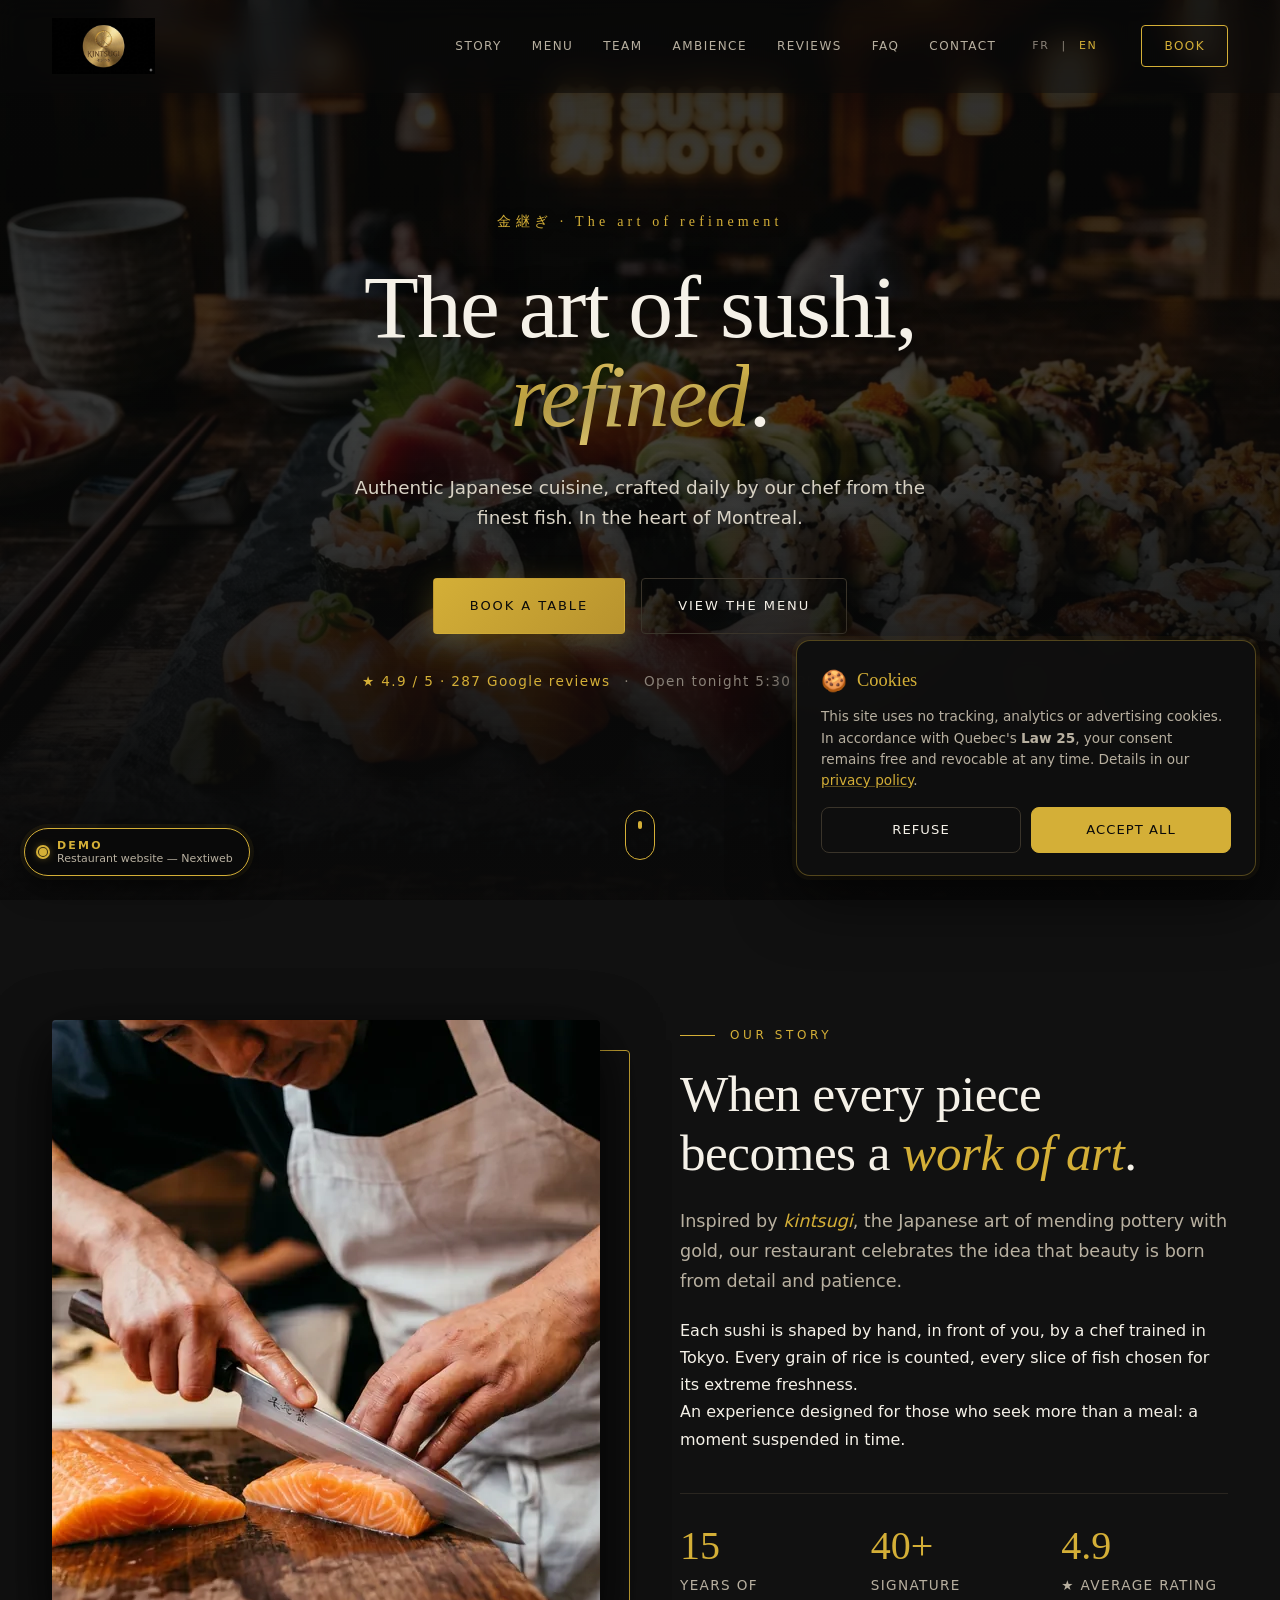
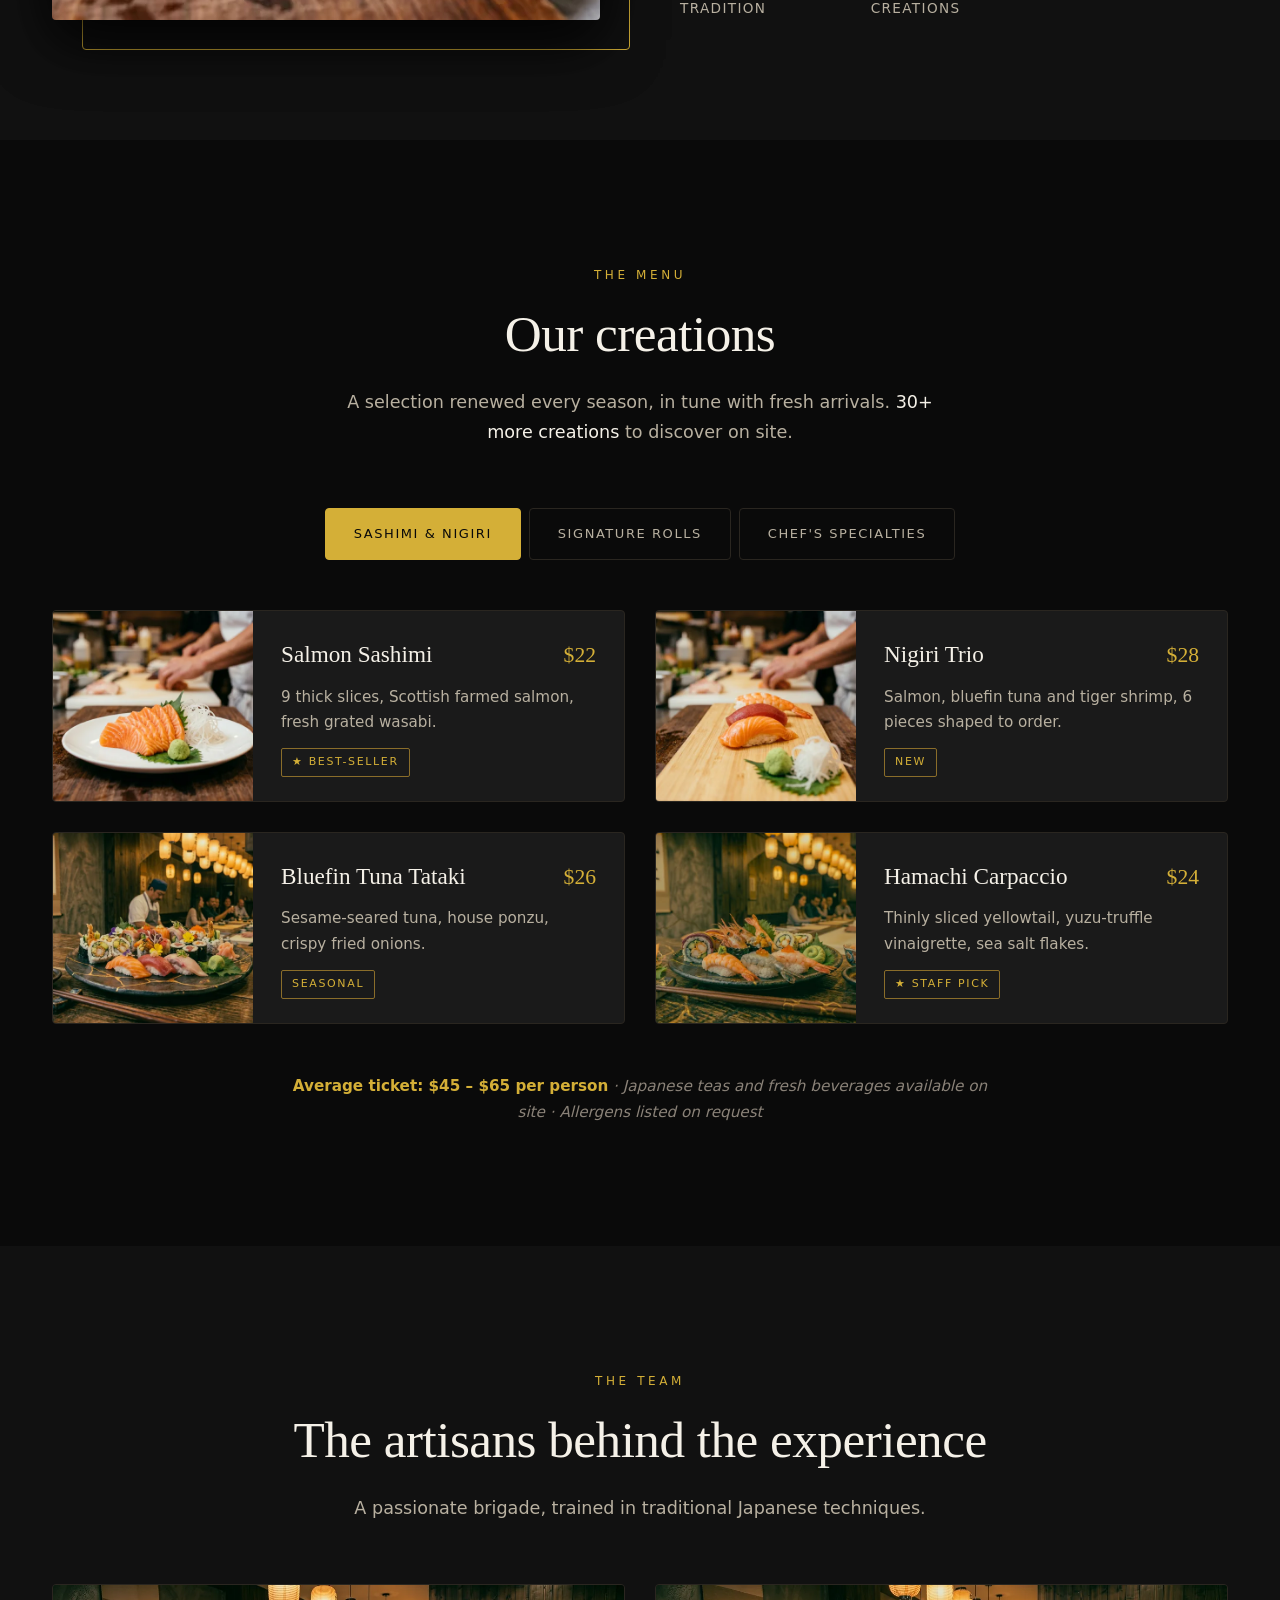
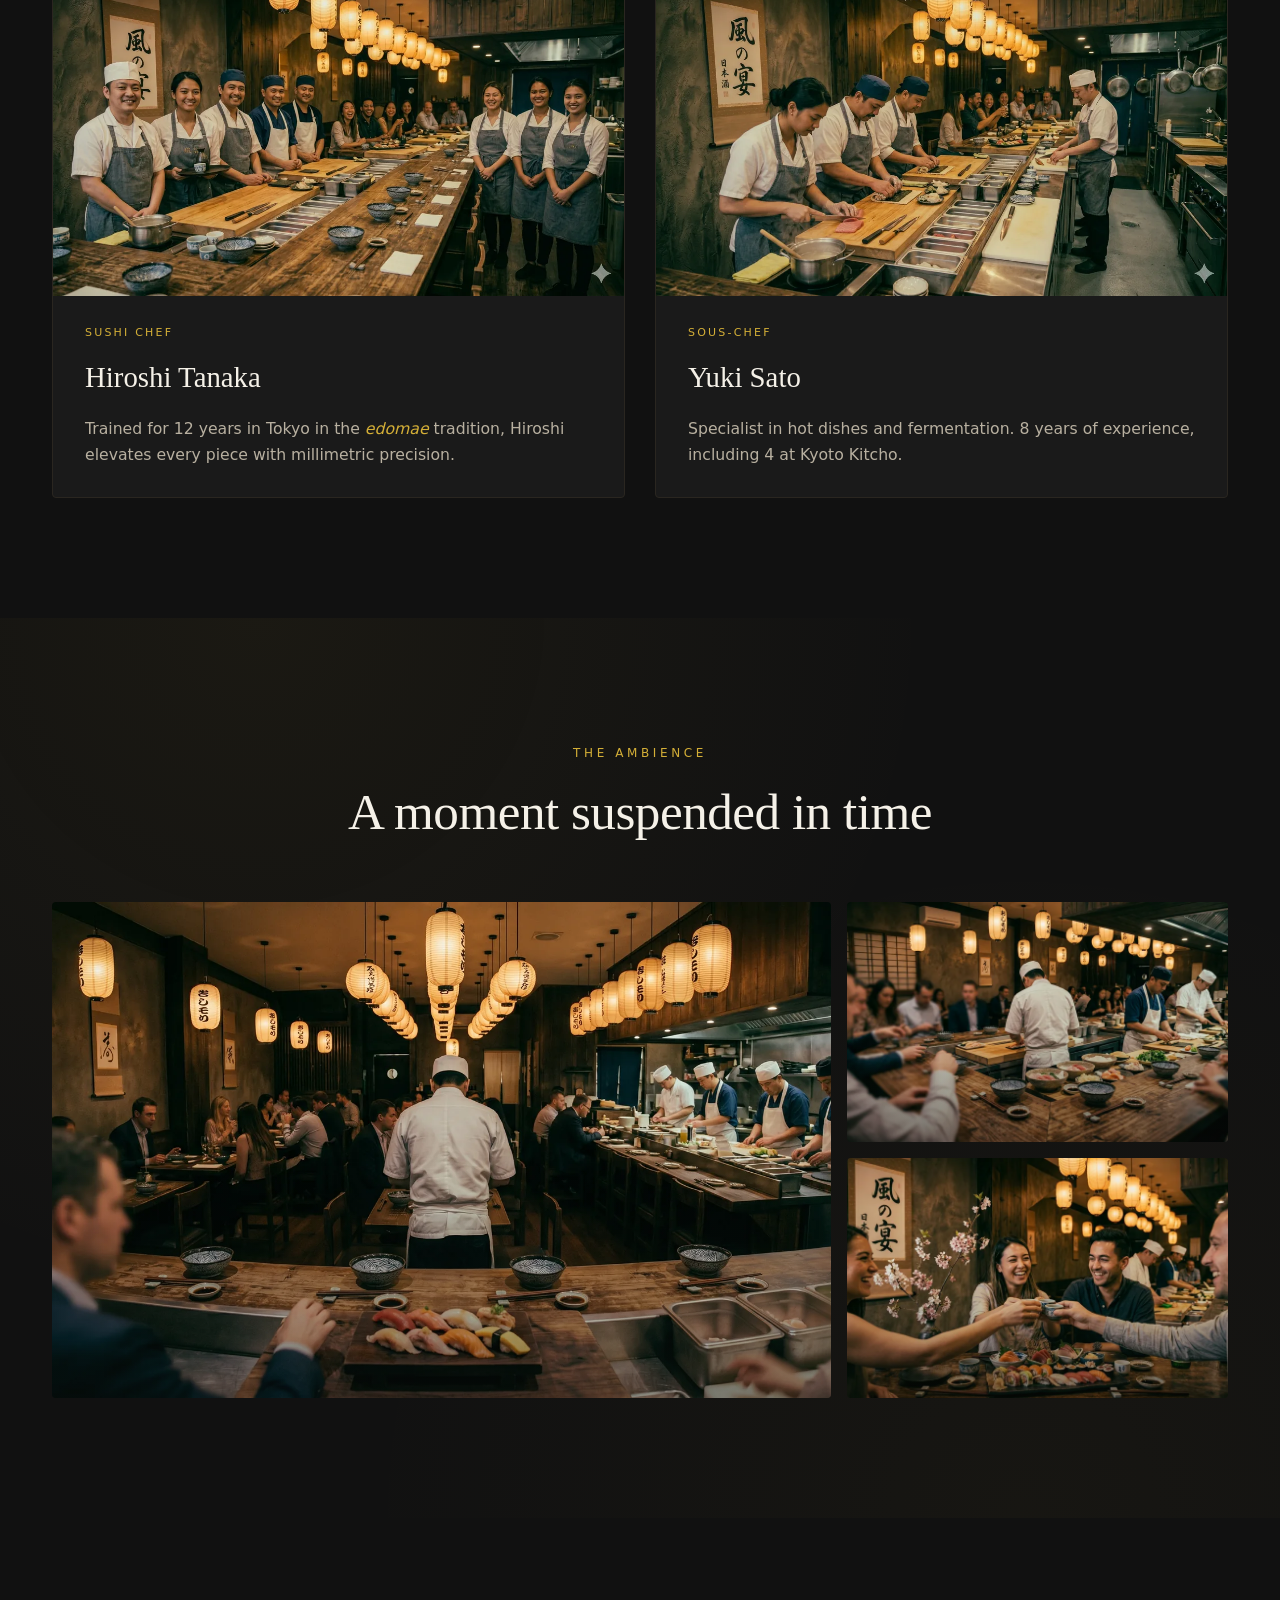
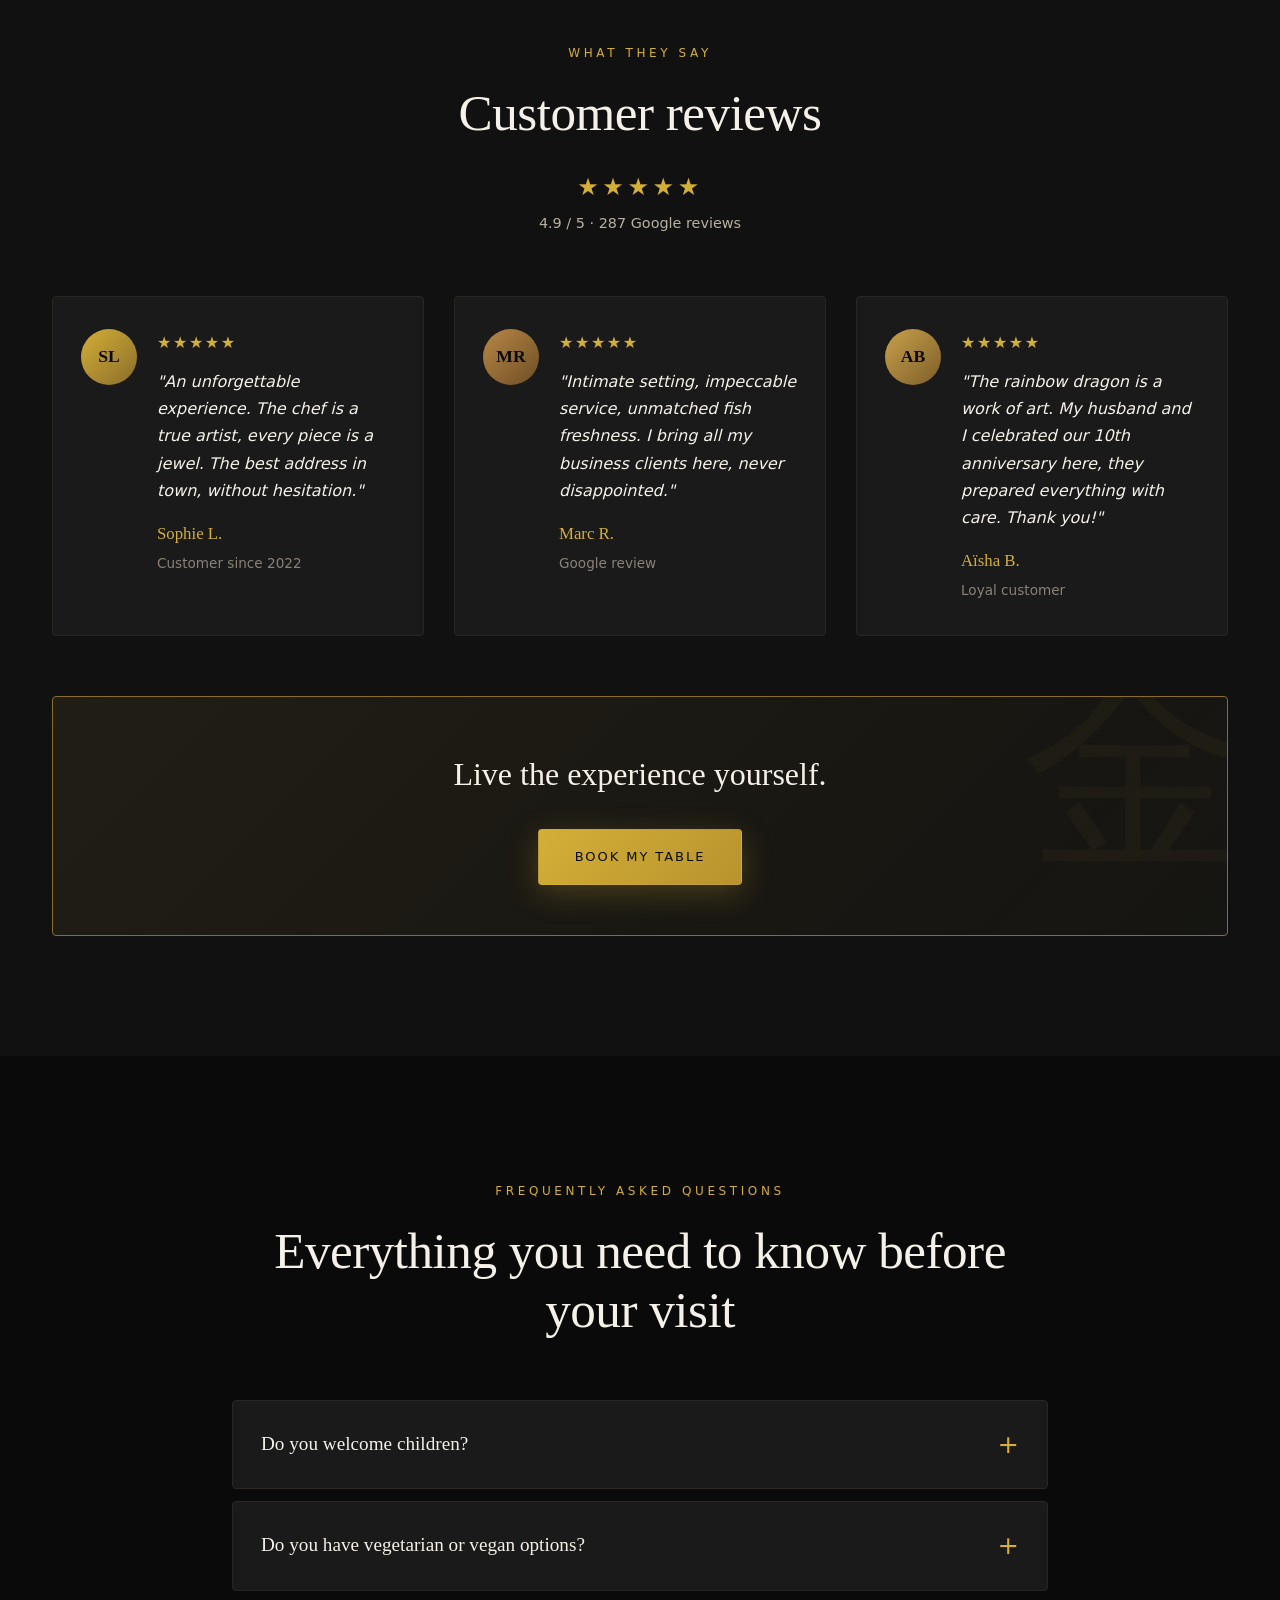
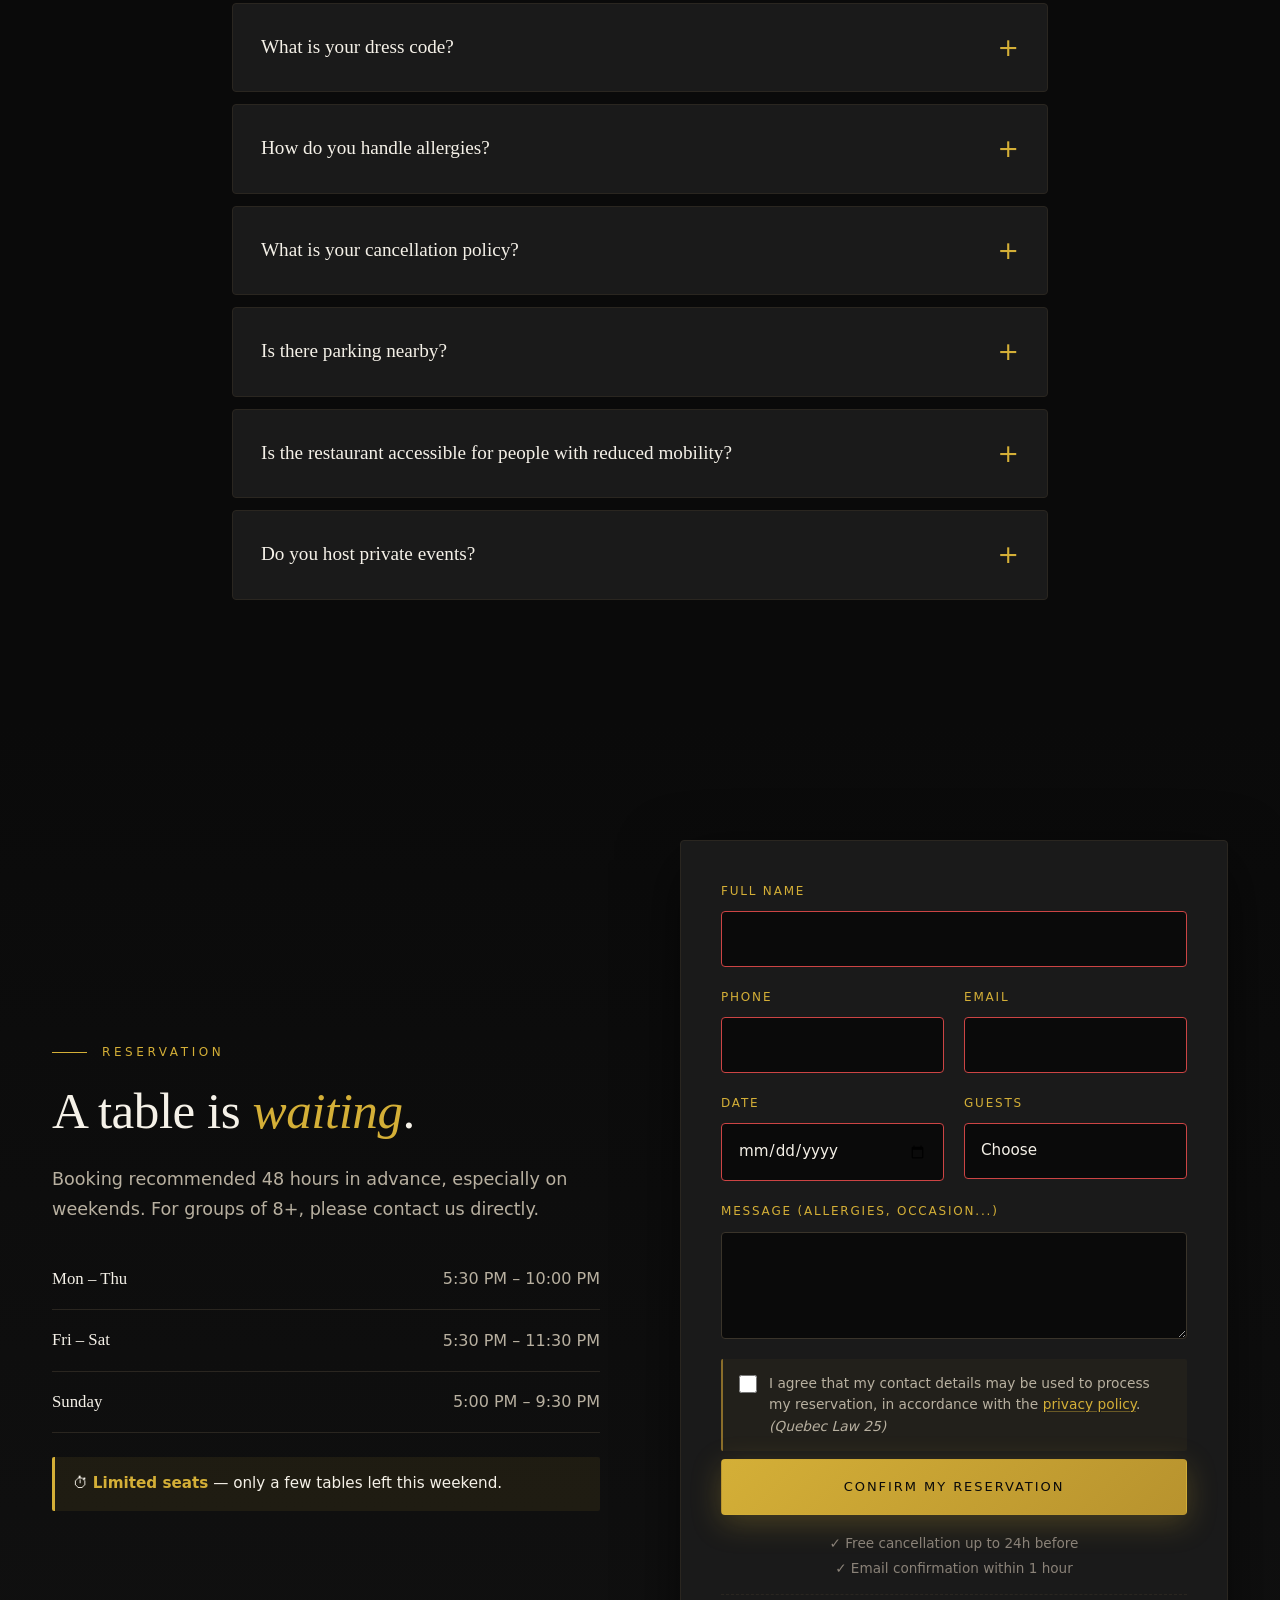
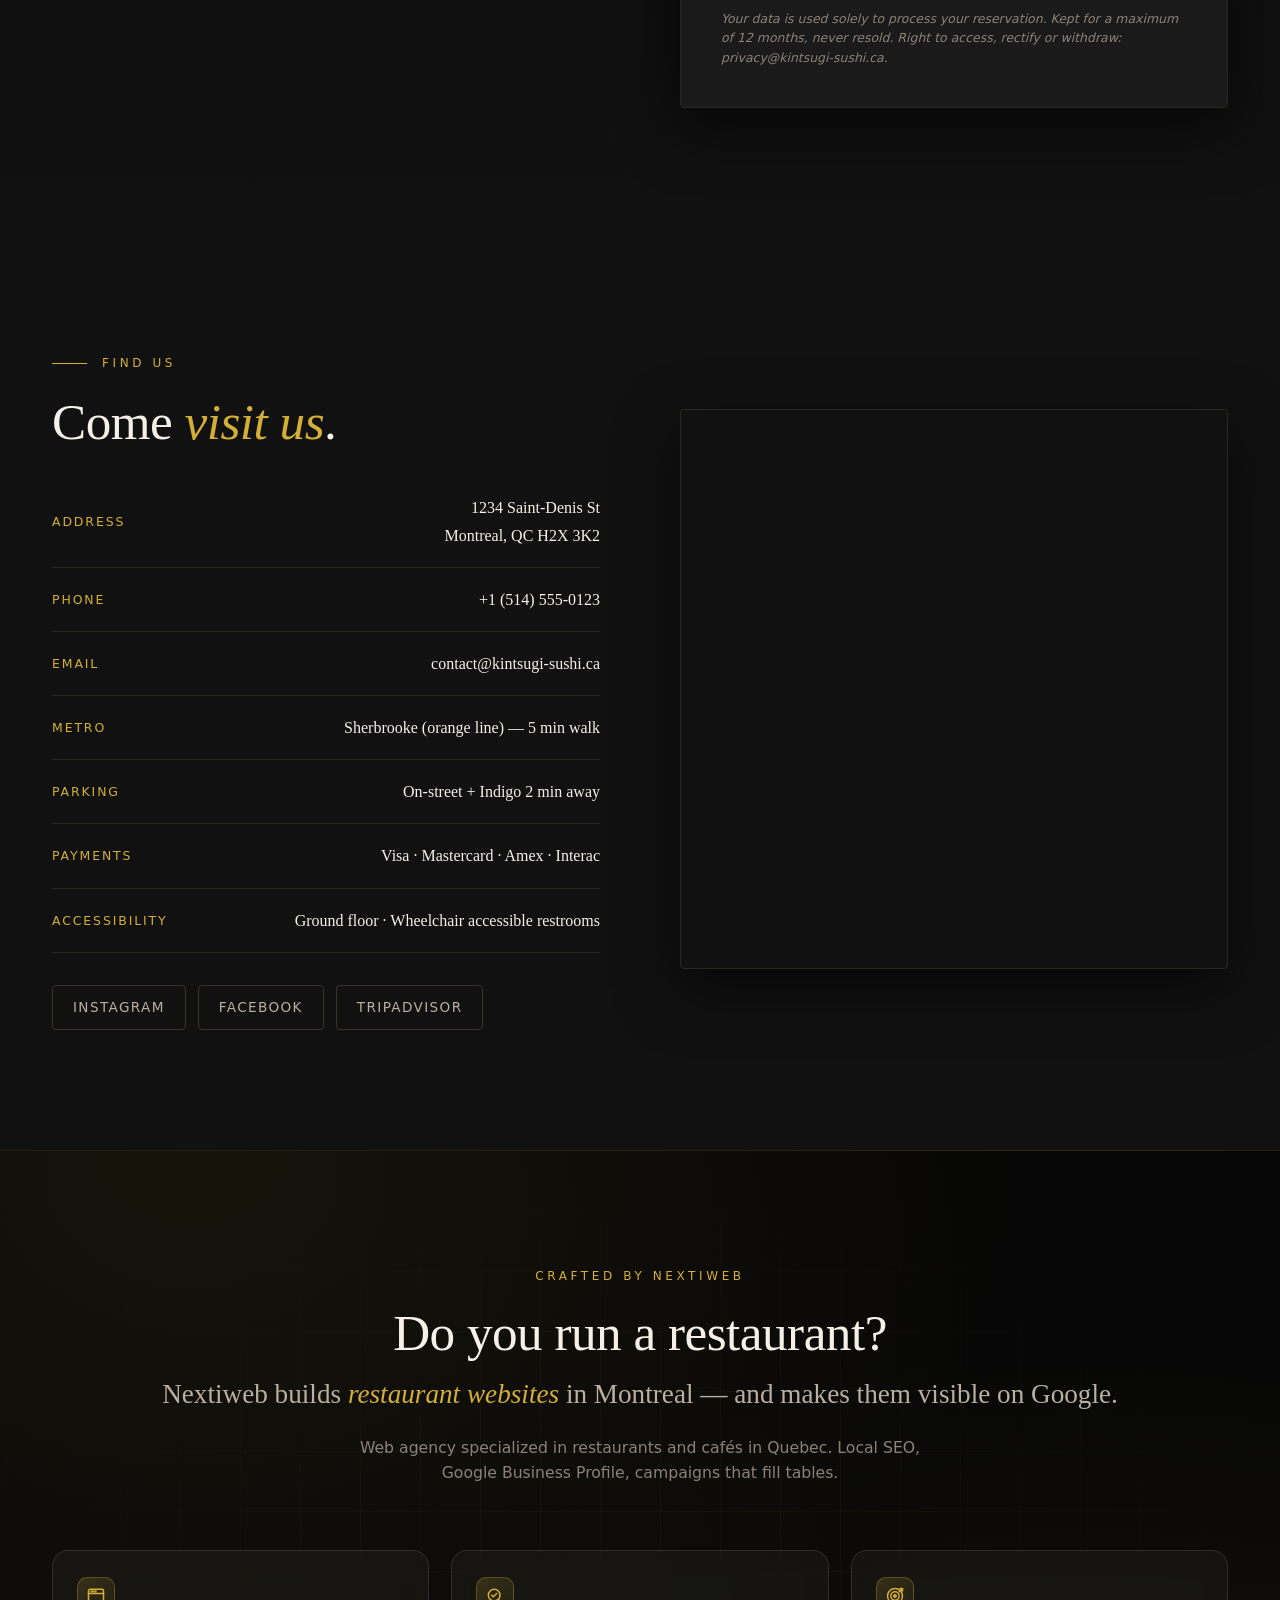
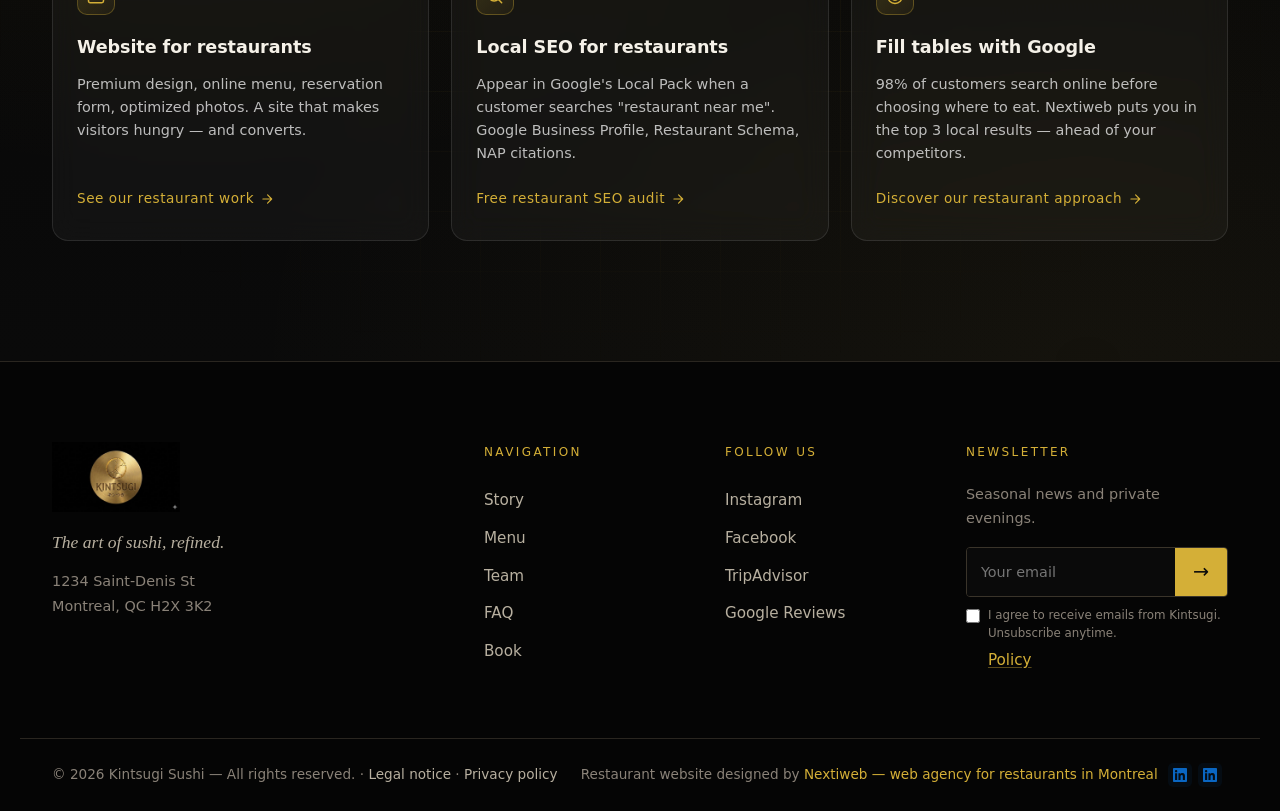
<file: index-en.html>
<!DOCTYPE html>
<html lang="en-CA">
<head>
  <meta charset="UTF-8" />
  <meta name="viewport" content="width=device-width, initial-scale=1.0" />
  <meta name="theme-color" content="#0a0a0a" />

  <title>Kintsugi Sushi — Refined Japanese Restaurant | Montreal</title>
  <meta name="description" content="Kintsugi Sushi in Montreal: sushi, sashimi and signature creations crafted to order by our Tokyo-trained chef. Book your table online." />
  <meta name="keywords" content="japanese restaurant montreal, sushi montreal, sashimi, omakase, fine dining montreal" />
  <meta name="author" content="Kintsugi Sushi" />
  <meta name="robots" content="index, follow" />
  <link rel="canonical" href="https://restaurant-cafe.nextiwebstudio.ca/index-en.html" />
  <link rel="alternate" hreflang="fr-CA" href="https://restaurant-cafe.nextiwebstudio.ca/" />
  <link rel="alternate" hreflang="en-CA" href="https://restaurant-cafe.nextiwebstudio.ca/index-en.html" />
  <link rel="alternate" hreflang="x-default" href="https://restaurant-cafe.nextiwebstudio.ca/" />

  <!-- Open Graph -->
  <meta property="og:locale" content="en_CA" />
  <meta property="og:type" content="restaurant.restaurant" />
  <meta property="og:title" content="Kintsugi Sushi — The art of sushi, refined" />
  <meta property="og:description" content="Refined Japanese restaurant in Montreal. Traditional cuisine, signature creations, intimate atmosphere." />
  <meta property="og:url" content="https://restaurant-cafe.nextiwebstudio.ca/index-en.html" />
  <meta property="og:image" content="https://restaurant-cafe.nextiwebstudio.ca/images/optimized/site-web-restaurant-montreal-hero.jpg" />
  <meta property="og:image:secure_url" content="https://restaurant-cafe.nextiwebstudio.ca/images/optimized/site-web-restaurant-montreal-hero.jpg" />
  <meta property="og:image:type" content="image/jpeg" />
  <meta property="og:image:width" content="1920" />
  <meta property="og:image:height" content="1047" />
  <meta property="og:image:alt" content="Restaurant website Montreal — demo by Nextiweb web agency for restaurants" />
  <meta property="og:site_name" content="Kintsugi Sushi" />

  <!-- Twitter Card -->
  <meta name="twitter:card" content="summary_large_image" />
  <meta name="twitter:title" content="Kintsugi Sushi — Montreal" />
  <meta name="twitter:description" content="The art of sushi, refined. A premium Japanese restaurant in Montreal." />
  <meta name="twitter:image" content="https://restaurant-cafe.nextiwebstudio.ca/images/optimized/site-web-restaurant-montreal-hero.jpg" />

  <!-- Favicon -->
  <link rel="icon" type="image/png" href="images/optimized/logo-restaurant-kintsugi-montreal-transparent.png" />
  <link rel="apple-touch-icon" href="images/optimized/logo-restaurant-kintsugi-fond-noir.png" />

  <!-- Performance hints -->
  <link rel="preload" as="image" href="images/optimized/site-web-restaurant-montreal-hero-mobile.jpg" type="image/jpeg" media="(max-width: 768px)" fetchpriority="high" />
  <link rel="preload" as="image" href="images/optimized/site-web-restaurant-montreal-hero.webp" type="image/webp" media="(min-width: 769px)" fetchpriority="high" />
  <link rel="dns-prefetch" href="https://www.openstreetmap.org" />

  <!-- Fonts — non-blocking load (avoids render-blocking) -->

  <!-- Styles -->
  <link rel="stylesheet" href="css/style.min.css" />

  <!-- ============ Schema.org : Restaurant ============ -->
  <script type="application/ld+json">
  {
    "@context": "https://schema.org",
    "@type": "Restaurant",
    "name": "Kintsugi Sushi",
    "image": [
      "https://restaurant-cafe.nextiwebstudio.ca/images/optimized/site-web-restaurant-montreal-hero.jpg",
      "https://restaurant-cafe.nextiwebstudio.ca/images/optimized/salle-restaurant-japonais-montreal.jpg",
      "https://restaurant-cafe.nextiwebstudio.ca/images/optimized/sashimi-saumon-restaurant-montreal.jpg"
    ],
    "@id": "https://restaurant-cafe.nextiwebstudio.ca/",
    "url": "https://restaurant-cafe.nextiwebstudio.ca/index-en.html",
    "telephone": "+1-514-555-0123",
    "email": "contact@kintsugi-sushi.ca",
    "priceRange": "$$$",
    "servesCuisine": ["Japanese", "Sushi", "Asian"],
    "address": {
      "@type": "PostalAddress",
      "streetAddress": "1234 Saint-Denis St",
      "addressLocality": "Montreal",
      "addressRegion": "QC",
      "postalCode": "H2X 3K2",
      "addressCountry": "CA"
    },
    "geo": {
      "@type": "GeoCoordinates",
      "latitude": 45.5185,
      "longitude": -73.5681
    },
    "openingHoursSpecification": [
      { "@type": "OpeningHoursSpecification", "dayOfWeek": ["Monday","Tuesday","Wednesday","Thursday"], "opens": "17:30", "closes": "22:00" },
      { "@type": "OpeningHoursSpecification", "dayOfWeek": ["Friday","Saturday"], "opens": "17:30", "closes": "23:30" },
      { "@type": "OpeningHoursSpecification", "dayOfWeek": "Sunday", "opens": "17:00", "closes": "21:30" }
    ],
    "acceptsReservations": "True",
    "paymentAccepted": "Visa, Mastercard, American Express, Interac, Cash",
    "menu": "https://restaurant-cafe.nextiwebstudio.ca/index-en.html#menu",
    "sameAs": [
      "https://www.instagram.com/kintsugi.sushi",
      "https://www.facebook.com/kintsugi.sushi"
    ]
  }
  </script>
</head>
<body>

  <!-- Skip to content (a11y) -->
  <a href="#main" class="skip-link">Skip to main content</a>

  <!-- ============ HEADER ============ -->
  <header class="header" id="header" role="banner">
    <div class="header__inner">
      <a href="#hero" class="header__logo" aria-label="Kintsugi — Home">
        <img src="images/optimized/logo-restaurant-kintsugi-fond-noir.jpg" alt="Kintsugi Logo" width="180" height="98" />
      </a>

      <nav class="header__nav" id="nav" aria-label="Main navigation">
        <a href="#histoire" class="header__link">Story</a>
        <a href="#menu" class="header__link">Menu</a>
        <a href="#equipe" class="header__link">Team</a>
        <a href="#ambiance" class="header__link">Ambience</a>
        <a href="#avis" class="header__link">Reviews</a>
        <a href="#faq" class="header__link">FAQ</a>
        <a href="#contact" class="header__link">Contact</a>
        <div class="lang-switch" aria-label="Language selection">
          <a href="index.html" class="lang-switch__link" hreflang="fr-CA" lang="fr-CA">FR</a>
          <span aria-hidden="true">|</span>
          <a href="index-en.html" class="lang-switch__link is-active" hreflang="en-CA" lang="en-CA">EN</a>
        </div>
        <a href="#reserver" class="header__link header__cta">Book</a>
      </nav>

      <button class="header__burger" id="burger" aria-label="Open menu" aria-expanded="false" aria-controls="nav">
        <span></span><span></span><span></span>
      </button>
    </div>
  </header>

  <main id="main">

  <!-- ============ HERO ============ -->
  <section class="hero" id="hero" aria-label="Kintsugi introduction">
    <picture class="hero__bg">
      <source media="(max-width: 768px)" srcset="images/optimized/site-web-restaurant-montreal-hero-mobile.jpg" type="image/jpeg" />
      <source srcset="images/optimized/site-web-restaurant-montreal-hero.webp" type="image/webp" />
      <img src="images/optimized/site-web-restaurant-montreal-hero.jpg" alt="Sushi platter — restaurant website Montreal demo by Nextiweb web agency" width="1920" height="1047" fetchpriority="high" />
    </picture>
    <div class="hero__overlay"></div>
    <div class="hero__content">
      <span class="hero__kicker">金継ぎ · The art of refinement</span>
      <h1 class="hero__title">The art of sushi,<br/><em>refined</em>.</h1>
      <p class="hero__subtitle">Authentic Japanese cuisine, crafted daily by our chef from the finest fish. In the heart of Montreal.</p>
      <div class="hero__actions">
        <a href="#reserver" class="btn btn--gold">Book a table</a>
        <a href="#menu" class="btn btn--ghost">View the menu</a>
      </div>
      <div class="hero__trust">
        <span>★ 4.9 / 5 · 287 Google reviews</span>
        <span aria-hidden="true">·</span>
        <span>Open tonight 5:30 PM → 10:00 PM</span>
      </div>
    </div>
    <a href="#histoire" class="hero__scroll" aria-label="Scroll to next section">
      <span></span>
    </a>
  </section>

  <!-- ============ STORY ============ -->
  <section class="section section--dark" id="histoire" aria-labelledby="histoire-title">
    <div class="container container--split">
      <div class="split__media">
        <picture>
          <source srcset="images/optimized/chef-sushi-restaurant-japonais-montreal.webp" type="image/webp" />
          <img src="images/optimized/chef-sushi-restaurant-japonais-montreal.jpg" alt="Our chef hand-crafting a sushi piece" width="1100" height="600" loading="lazy" />
        </picture>
        <div class="split__media-deco"></div>
      </div>
      <div class="split__content">
        <span class="eyebrow">Our story</span>
        <h2 id="histoire-title" class="section__title">When every piece<br/>becomes a <em>work of art</em>.</h2>
        <p class="section__lead">
          Inspired by <em>kintsugi</em>, the Japanese art of mending pottery with gold, our restaurant celebrates the idea that beauty is born from detail and patience.
        </p>
        <p>
          Each sushi is shaped by hand, in front of you, by a chef trained in Tokyo. Every grain of rice is counted, every slice of fish chosen for its extreme freshness.
        </p>
        <p>
          An experience designed for those who seek more than a meal: a moment suspended in time.
        </p>
        <div class="stats">
          <div class="stat"><strong>15</strong><span>years of tradition</span></div>
          <div class="stat"><strong>40+</strong><span>signature creations</span></div>
          <div class="stat"><strong>4.9</strong><span>★ average rating</span></div>
        </div>
      </div>
    </div>
  </section>

  <!-- ============ MENU ============ -->
  <section class="section section--menu" id="menu" aria-labelledby="menu-title">
    <div class="container">
      <div class="section__header">
        <span class="eyebrow">The menu</span>
        <h2 id="menu-title" class="section__title section__title--center">Our creations</h2>
        <p class="section__lead section__lead--center">
          A selection renewed every season, in tune with fresh arrivals. <strong>30+ more creations</strong> to discover on site.
        </p>
      </div>

      <div class="menu__tabs" role="tablist" aria-label="Menu categories">
        <button class="menu__tab is-active" data-tab="sashimis" role="tab" aria-selected="true">Sashimi &amp; Nigiri</button>
        <button class="menu__tab" data-tab="makis" role="tab" aria-selected="false">Signature Rolls</button>
        <button class="menu__tab" data-tab="chauds" role="tab" aria-selected="false">Chef's Specialties</button>
      </div>

      <!-- Sashimi (4) -->
      <div class="menu__panel is-active" data-panel="sashimis" role="tabpanel">
        <div class="menu__grid">
          <article class="dish">
            <div class="dish__img">
              <picture><source srcset="images/optimized/sashimi-saumon-restaurant-montreal.webp" type="image/webp" /><img src="images/optimized/sashimi-saumon-restaurant-montreal.jpg" alt="Salmon sashimi" width="800" height="436" loading="lazy" /></picture>
            </div>
            <div class="dish__body">
              <div class="dish__head"><h3>Salmon Sashimi</h3><span class="dish__price">$22</span></div>
              <p>9 thick slices, Scottish farmed salmon, fresh grated wasabi.</p>
              <span class="dish__tag">★ Best-seller</span>
            </div>
          </article>
          <article class="dish">
            <div class="dish__img">
              <picture><source srcset="images/optimized/trio-nigiri-restaurant-sushi-montreal.webp" type="image/webp" /><img src="images/optimized/trio-nigiri-restaurant-sushi-montreal.jpg" alt="Nigiri trio" width="800" height="436" loading="lazy" /></picture>
            </div>
            <div class="dish__body">
              <div class="dish__head"><h3>Nigiri Trio</h3><span class="dish__price">$28</span></div>
              <p>Salmon, bluefin tuna and tiger shrimp, 6 pieces shaped to order.</p>
              <span class="dish__tag">New</span>
            </div>
          </article>
          <article class="dish">
            <div class="dish__img">
              <picture><source srcset="images/optimized/tataki-thon-rouge-restaurant-montreal.webp" type="image/webp" /><img src="images/optimized/tataki-thon-rouge-restaurant-montreal.jpg" alt="Tuna tataki" width="800" height="436" loading="lazy" /></picture>
            </div>
            <div class="dish__body">
              <div class="dish__head"><h3>Bluefin Tuna Tataki</h3><span class="dish__price">$26</span></div>
              <p>Sesame-seared tuna, house ponzu, crispy fried onions.</p>
              <span class="dish__tag">Seasonal</span>
            </div>
          </article>
          <article class="dish">
            <div class="dish__img">
              <picture><source srcset="images/optimized/carpaccio-hamachi-restaurant-montreal.webp" type="image/webp" /><img src="images/optimized/carpaccio-hamachi-restaurant-montreal.jpg" alt="Hamachi carpaccio" width="800" height="436" loading="lazy" /></picture>
            </div>
            <div class="dish__body">
              <div class="dish__head"><h3>Hamachi Carpaccio</h3><span class="dish__price">$24</span></div>
              <p>Thinly sliced yellowtail, yuzu-truffle vinaigrette, sea salt flakes.</p>
              <span class="dish__tag">★ Staff pick</span>
            </div>
          </article>
        </div>
      </div>

      <!-- Rolls (4) -->
      <div class="menu__panel" data-panel="makis" role="tabpanel" hidden>
        <div class="menu__grid">
          <article class="dish">
            <div class="dish__img">
              <picture><source srcset="images/optimized/california-roll-restaurant-montreal.webp" type="image/webp" /><img src="images/optimized/california-roll-restaurant-montreal.jpg" alt="Premium California Roll — sushi restaurant Montreal" width="800" height="436" loading="lazy" /></picture>
            </div>
            <div class="dish__body">
              <div class="dish__head"><h3>California Premium</h3><span class="dish__price">$18</span></div>
              <p>King crab, avocado, cucumber, orange tobiko. 8 pieces.</p>
              <span class="dish__tag">Classic</span>
            </div>
          </article>
          <article class="dish">
            <div class="dish__img">
              <picture><source srcset="images/optimized/rainbow-dragon-roll-sushi-montreal.webp" type="image/webp" /><img src="images/optimized/rainbow-dragon-roll-sushi-montreal.jpg" alt="Rainbow Dragon Roll signature — Japanese restaurant Montreal" width="800" height="436" loading="lazy" /></picture>
            </div>
            <div class="dish__body">
              <div class="dish__head"><h3>Rainbow Dragon</h3><span class="dish__price">$26</span></div>
              <p>Signature roll, 5 fish in rainbow arrangement, house ponzu sauce.</p>
              <span class="dish__tag">★ Signature</span>
            </div>
          </article>
          <article class="dish">
            <div class="dish__img">
              <picture><source srcset="images/optimized/spicy-tuna-roll-sushi-restaurant-montreal.webp" type="image/webp" /><img src="images/optimized/spicy-tuna-roll-sushi-restaurant-montreal.jpg" alt="Spicy Tuna Roll — sushi restaurant Montreal" width="800" height="436" loading="lazy" /></picture>
            </div>
            <div class="dish__body">
              <div class="dish__head"><h3>Spicy Tuna</h3><span class="dish__price">$19</span></div>
              <p>Spicy bluefin tuna, togarashi mayo, cucumber, black sesame. 8 pieces.</p>
              <span class="dish__tag">Spicy</span>
            </div>
          </article>
          <article class="dish">
            <div class="dish__img">
              <picture><source srcset="images/optimized/maki-vegetarien-restaurant-montreal.webp" type="image/webp" /><img src="images/optimized/maki-vegetarien-restaurant-montreal.jpg" alt="Vegetarian roll" width="800" height="436" loading="lazy" /></picture>
            </div>
            <div class="dish__body">
              <div class="dish__head"><h3>Chef's Garden</h3><span class="dish__price">$16</span></div>
              <p>Avocado, mango, cucumber, tempura asparagus, sweet miso sauce. 100% vegetarian.</p>
              <span class="dish__tag">🌱 Veggie</span>
            </div>
          </article>
        </div>
      </div>

      <!-- Specialties (4) -->
      <div class="menu__panel" data-panel="chauds" role="tabpanel" hidden>
        <div class="menu__grid">
          <article class="dish">
            <div class="dish__img">
              <picture><source srcset="images/optimized/chirashi-chef-restaurant-japonais-montreal.webp" type="image/webp" /><img src="images/optimized/chirashi-chef-restaurant-japonais-montreal.jpg" alt="Chirashi bowl" width="800" height="436" loading="lazy" /></picture>
            </div>
            <div class="dish__body">
              <div class="dish__head"><h3>Chef's Chirashi</h3><span class="dish__price">$32</span></div>
              <p>Vinegared rice bowl, 8 seasonal raw fish, ikura, tamago.</p>
              <span class="dish__tag">★ Best-seller</span>
            </div>
          </article>
          <article class="dish">
            <div class="dish__img">
              <picture><source srcset="images/optimized/tartare-thon-restaurant-gastronomique-montreal.webp" type="image/webp" /><img src="images/optimized/tartare-thon-restaurant-gastronomique-montreal.jpg" alt="Akami tartare" width="800" height="436" loading="lazy" /></picture>
            </div>
            <div class="dish__body">
              <div class="dish__head"><h3>Akami Tartare</h3><span class="dish__price">$24</span></div>
              <p>Hand-cut bluefin tuna, sesame oil, candied ginger.</p>
              <span class="dish__tag">Seasonal</span>
            </div>
          </article>
          <article class="dish">
            <div class="dish__img">
              <picture><source srcset="images/optimized/omakase-menu-restaurant-gastronomique-montreal.webp" type="image/webp" /><img src="images/optimized/omakase-menu-restaurant-gastronomique-montreal.jpg" alt="7-course omakase — fine dining restaurant Montreal" width="800" height="436" loading="lazy" /></picture>
            </div>
            <div class="dish__body">
              <div class="dish__head"><h3>Omakase 7 courses</h3><span class="dish__price">$95</span></div>
              <p>Surprise tasting menu composed in front of you by the chef. Reservation required.</p>
              <span class="dish__tag">★ Experience</span>
            </div>
          </article>
          <article class="dish">
            <div class="dish__img">
              <picture><source srcset="images/optimized/carpaccio-hamachi-restaurant-montreal.webp" type="image/webp" /><img src="images/optimized/carpaccio-hamachi-restaurant-montreal.jpg" alt="Discovery bento — Japanese restaurant Montreal Nextiweb" width="800" height="436" loading="lazy" /></picture>
            </div>
            <div class="dish__body">
              <div class="dish__head"><h3>Discovery Bento</h3><span class="dish__price">$36</span></div>
              <p>Tasting platter: 8 miniature preparations, ideal for sharing for two.</p>
              <span class="dish__tag">To share</span>
            </div>
          </article>
        </div>
      </div>

      <p class="menu__note">
        <strong>Average ticket: $45 – $65 per person</strong> · Japanese teas and fresh beverages available on site · Allergens listed on request
      </p>
    </div>
  </section>

  <!-- ============ TEAM ============ -->
  <section class="section section--dark" id="equipe" aria-labelledby="equipe-title">
    <div class="container">
      <div class="section__header">
        <span class="eyebrow">The team</span>
        <h2 id="equipe-title" class="section__title section__title--center">The artisans behind the experience</h2>
        <p class="section__lead section__lead--center">
          A passionate brigade, trained in traditional Japanese techniques.
        </p>
      </div>
      <div class="team">
        <article class="team__member">
          <div class="team__photo">
            <picture><source srcset="images/optimized/chef-sushi-restaurant-montreal-nextiweb.webp" type="image/webp" /><img src="images/optimized/chef-sushi-restaurant-montreal-nextiweb.jpg" alt="Sushi chef Japanese restaurant Montreal — website by Nextiweb web agency" width="1100" height="600" loading="lazy" /></picture>
          </div>
          <div class="team__info">
            <span class="team__role">Sushi Chef</span>
            <h3>Hiroshi Tanaka</h3>
            <p>Trained for 12 years in Tokyo in the <em>edomae</em> tradition, Hiroshi elevates every piece with millimetric precision.</p>
          </div>
        </article>
        <article class="team__member">
          <div class="team__photo">
            <picture><source srcset="images/optimized/equipe-restaurant-japonais-montreal.webp" type="image/webp" /><img src="images/optimized/equipe-restaurant-japonais-montreal.jpg" alt="Restaurant team Japanese restaurant Montreal — Nextiweb web agency" width="1100" height="600" loading="lazy" /></picture>
          </div>
          <div class="team__info">
            <span class="team__role">Sous-Chef</span>
            <h3>Yuki Sato</h3>
            <p>Specialist in hot dishes and fermentation. 8 years of experience, including 4 at Kyoto Kitcho.</p>
          </div>
        </article>
      </div>
    </div>
  </section>

  <!-- ============ AMBIENCE ============ -->
  <section class="section section--ambiance" id="ambiance" aria-labelledby="ambiance-title">
    <div class="container">
      <div class="section__header">
        <span class="eyebrow">The ambience</span>
        <h2 id="ambiance-title" class="section__title section__title--center">A moment suspended in time</h2>
      </div>
      <div class="gallery">
        <div class="gallery__item gallery__item--lg">
          <picture><source srcset="images/optimized/salle-restaurant-japonais-montreal.webp" type="image/webp" /><img src="images/optimized/salle-restaurant-japonais-montreal.jpg" alt="Kintsugi dining room" width="1600" height="873" loading="lazy" /></picture>
        </div>
        <div class="gallery__item">
          <picture><source srcset="images/optimized/comptoir-chef-sushi-montreal.webp" type="image/webp" /><img src="images/optimized/comptoir-chef-sushi-montreal.jpg" alt="Sushi chef counter — restaurant Montreal professional website" width="900" height="491" loading="lazy" /></picture>
        </div>
        <div class="gallery__item">
          <picture><source srcset="images/optimized/ambiance-restaurant-montreal-soiree.webp" type="image/webp" /><img src="images/optimized/ambiance-restaurant-montreal-soiree.jpg" alt="A friendly evening at Kintsugi" width="900" height="491" loading="lazy" /></picture>
        </div>
      </div>
    </div>
  </section>

  <!-- ============ REVIEWS ============ -->
  <section class="section section--dark" id="avis" aria-labelledby="avis-title">
    <div class="container">
      <div class="section__header">
        <span class="eyebrow">What they say</span>
        <h2 id="avis-title" class="section__title section__title--center">Customer reviews</h2>
        <div class="rating">
          <span class="rating__stars" aria-hidden="true">★★★★★</span>
          <span class="rating__text">4.9 / 5 · 287 Google reviews</span>
        </div>
      </div>

      <div class="reviews">
        <article class="review">
          <div class="review__avatar" style="--c1:#d4af37; --c2:#8a6d2a;" aria-hidden="true">SL</div>
          <div class="review__body">
            <div class="review__stars" aria-label="5 stars out of 5">★★★★★</div>
            <p>"An unforgettable experience. The chef is a true artist, every piece is a jewel. The best address in town, without hesitation."</p>
            <strong>Sophie L.</strong><span>Customer since 2022</span>
          </div>
        </article>
        <article class="review">
          <div class="review__avatar" style="--c1:#b88746; --c2:#6e4f25;" aria-hidden="true">MR</div>
          <div class="review__body">
            <div class="review__stars" aria-label="5 stars out of 5">★★★★★</div>
            <p>"Intimate setting, impeccable service, unmatched fish freshness. I bring all my business clients here, never disappointed."</p>
            <strong>Marc R.</strong><span>Google review</span>
          </div>
        </article>
        <article class="review">
          <div class="review__avatar" style="--c1:#c9a14a; --c2:#7c5e2a;" aria-hidden="true">AB</div>
          <div class="review__body">
            <div class="review__stars" aria-label="5 stars out of 5">★★★★★</div>
            <p>"The rainbow dragon is a work of art. My husband and I celebrated our 10th anniversary here, they prepared everything with care. Thank you!"</p>
            <strong>Aïsha B.</strong><span>Loyal customer</span>
          </div>
        </article>
      </div>

      <div class="cta-banner">
        <h3>Live the experience yourself.</h3>
        <a href="#reserver" class="btn btn--gold">Book my table</a>
      </div>
    </div>
  </section>

  <!-- ============ FAQ ============ -->
  <section class="section section--menu" id="faq" aria-labelledby="faq-title">
    <div class="container container--narrow">
      <div class="section__header">
        <span class="eyebrow">Frequently asked questions</span>
        <h2 id="faq-title" class="section__title section__title--center">Everything you need to know before your visit</h2>
      </div>

      <div class="faq" itemscope itemtype="https://schema.org/FAQPage">
        <details class="faq__item" itemscope itemprop="mainEntity" itemtype="https://schema.org/Question">
          <summary itemprop="name">Do you welcome children?</summary>
          <div itemscope itemprop="acceptedAnswer" itemtype="https://schema.org/Answer">
            <p itemprop="text">Yes, children are welcome. A high chair is available on request, and our chef can adapt some creations for younger palates.</p>
          </div>
        </details>
        <details class="faq__item" itemscope itemprop="mainEntity" itemtype="https://schema.org/Question">
          <summary itemprop="name">Do you have vegetarian or vegan options?</summary>
          <div itemscope itemprop="acceptedAnswer" itemtype="https://schema.org/Answer">
            <p itemprop="text">Absolutely. Our "Chef's Garden" roll is 100% vegetarian, and several creations can be adapted as vegan. Let us know your preferences when booking.</p>
          </div>
        </details>
        <details class="faq__item" itemscope itemprop="mainEntity" itemtype="https://schema.org/Question">
          <summary itemprop="name">What is your dress code?</summary>
          <div itemscope itemprop="acceptedAnswer" itemtype="https://schema.org/Answer">
            <p itemprop="text">Smart casual recommended. No sportswear or shorts. We aim to preserve the refined atmosphere of the restaurant.</p>
          </div>
        </details>
        <details class="faq__item" itemscope itemprop="mainEntity" itemtype="https://schema.org/Question">
          <summary itemprop="name">How do you handle allergies?</summary>
          <div itemscope itemprop="acceptedAnswer" itemtype="https://schema.org/Answer">
            <p itemprop="text">All allergens are listed on request. Mention your allergies when booking: our chef will adapt your menu accordingly.</p>
          </div>
        </details>
        <details class="faq__item" itemscope itemprop="mainEntity" itemtype="https://schema.org/Question">
          <summary itemprop="name">What is your cancellation policy?</summary>
          <div itemscope itemprop="acceptedAnswer" itemtype="https://schema.org/Answer">
            <p itemprop="text">Free cancellation up to 24 hours before the reservation. After that, a $25/person fee may apply for groups of 6+.</p>
          </div>
        </details>
        <details class="faq__item" itemscope itemprop="mainEntity" itemtype="https://schema.org/Question">
          <summary itemprop="name">Is there parking nearby?</summary>
          <div itemscope itemprop="acceptedAnswer" itemtype="https://schema.org/Answer">
            <p itemprop="text">Paid street parking (free after 9 PM). Indigo parking lot 2 minutes away on foot. Sherbrooke metro (orange line) is 5 minutes away.</p>
          </div>
        </details>
        <details class="faq__item" itemscope itemprop="mainEntity" itemtype="https://schema.org/Question">
          <summary itemprop="name">Is the restaurant accessible for people with reduced mobility?</summary>
          <div itemscope itemprop="acceptedAnswer" itemtype="https://schema.org/Answer">
            <p itemprop="text">Yes, the entrance is on ground level and our restrooms are wheelchair accessible. Please let us know in advance to reserve a suitable table.</p>
          </div>
        </details>
        <details class="faq__item" itemscope itemprop="mainEntity" itemtype="https://schema.org/Question">
          <summary itemprop="name">Do you host private events?</summary>
          <div itemscope itemprop="acceptedAnswer" itemtype="https://schema.org/Answer">
            <p itemprop="text">Yes, private bookings available from 20 people. Birthdays, corporate events, engagements: contact us for a custom quote.</p>
          </div>
        </details>
      </div>
    </div>
  </section>

  <!-- ============ RESERVATION ============ -->
  <section class="section section--reserve" id="reserver" aria-labelledby="reserver-title">
    <div class="container container--split">
      <div class="split__content">
        <span class="eyebrow">Reservation</span>
        <h2 id="reserver-title" class="section__title">A table is <em>waiting</em>.</h2>
        <p class="section__lead">
          Booking recommended 48 hours in advance, especially on weekends. For groups of 8+, please contact us directly.
        </p>
        <ul class="info-list">
          <li><strong>Mon – Thu</strong><span>5:30 PM – 10:00 PM</span></li>
          <li><strong>Fri – Sat</strong><span>5:30 PM – 11:30 PM</span></li>
          <li><strong>Sunday</strong><span>5:00 PM – 9:30 PM</span></li>
        </ul>
        <p class="reserve__urgency">⏱ <strong>Limited seats</strong> — only a few tables left this weekend.</p>
      </div>

      <form class="form" id="reservationForm" novalidate aria-label="Reservation form">
        <div class="form__row">
          <label class="form__field">
            <span>Full name</span>
            <input type="text" name="name" required autocomplete="name" />
          </label>
        </div>
        <div class="form__row form__row--2">
          <label class="form__field">
            <span>Phone</span>
            <input type="tel" name="phone" required autocomplete="tel" />
          </label>
          <label class="form__field">
            <span>Email</span>
            <input type="email" name="email" required autocomplete="email" />
          </label>
        </div>
        <div class="form__row form__row--2">
          <label class="form__field">
            <span>Date</span>
            <input type="date" name="date" required />
          </label>
          <label class="form__field">
            <span>Guests</span>
            <select name="guests" required>
              <option value="">Choose</option>
              <option>1 person</option>
              <option>2 people</option>
              <option>3 people</option>
              <option>4 people</option>
              <option>5 people</option>
              <option>6 people</option>
              <option>7+ people</option>
            </select>
          </label>
        </div>
        <div class="form__row">
          <label class="form__field">
            <span>Message (allergies, occasion...)</span>
            <textarea name="message" rows="3"></textarea>
          </label>
        </div>

        <div class="form__consent">
          <label>
            <input type="checkbox" name="consent" required />
            <span>I agree that my contact details may be used to process my reservation, in accordance with the <a href="privacy-policy.html">privacy policy</a>. <em>(Quebec Law 25)</em></span>
          </label>
        </div>

        <button type="submit" class="btn btn--gold btn--full">Confirm my reservation</button>
        <p class="form__note">
          ✓ Free cancellation up to 24h before<br/>
          ✓ Email confirmation within 1 hour
        </p>
        <p class="form__privacy-info">
          Your data is used solely to process your reservation. Kept for a maximum of 12 months, never resold. Right to access, rectify or withdraw: <a href="mailto:privacy@kintsugi-sushi.ca">privacy@kintsugi-sushi.ca</a>.
        </p>
      </form>
    </div>
  </section>

  <!-- ============ CONTACT ============ -->
  <section class="section section--contact" id="contact" aria-labelledby="contact-title">
    <div class="container container--split">
      <div class="split__content">
        <span class="eyebrow">Find us</span>
        <h2 id="contact-title" class="section__title">Come <em>visit us</em>.</h2>
        <ul class="info-list info-list--lg">
          <li>
            <strong>Address</strong>
            <span>1234 Saint-Denis St<br/>Montreal, QC H2X 3K2</span>
          </li>
          <li>
            <strong>Phone</strong>
            <a href="tel:+15145550123">+1 (514) 555-0123</a>
          </li>
          <li>
            <strong>Email</strong>
            <a href="mailto:contact@kintsugi-sushi.ca">contact@kintsugi-sushi.ca</a>
          </li>
          <li>
            <strong>Metro</strong>
            <span>Sherbrooke (orange line) — 5 min walk</span>
          </li>
          <li>
            <strong>Parking</strong>
            <span>On-street + Indigo 2 min away</span>
          </li>
          <li>
            <strong>Payments</strong>
            <span>Visa · Mastercard · Amex · Interac</span>
          </li>
          <li>
            <strong>Accessibility</strong>
            <span>Ground floor · Wheelchair accessible restrooms</span>
          </li>
        </ul>
        <div class="socials">
          <a href="#" aria-label="Kintsugi Instagram">Instagram</a>
          <a href="#" aria-label="Kintsugi Facebook">Facebook</a>
          <a href="#" aria-label="See our TripAdvisor reviews">TripAdvisor</a>
        </div>
      </div>
      <div class="map">
        <iframe
          src="https://www.openstreetmap.org/export/embed.html?bbox=-73.5731%2C45.5135%2C-73.5631%2C45.5235&amp;layer=mapnik"
          loading="lazy" referrerpolicy="no-referrer-when-downgrade"
          title="Kintsugi Sushi location map in Montreal"></iframe>
      </div>
    </div>
  </section>

  </main>

  <!-- ============ NEXTIWEB SERVICES ============ -->
  <section class="nextiweb" id="nextiweb-services" aria-labelledby="nextiweb-title">
    <div class="nextiweb__bg" aria-hidden="true"></div>
    <div class="container">
      <div class="nextiweb__header">
        <span class="eyebrow">Crafted by Nextiweb</span>
        <h2 id="nextiweb-title" class="section__title section__title--center">Do you run a restaurant?</h2>
        <p class="nextiweb__sub">Nextiweb builds <em>restaurant websites</em> in Montreal — and makes them visible on Google.</p>
        <p class="nextiweb__lead">Web agency specialized in restaurants and cafés in Quebec. Local SEO, Google Business Profile, campaigns that fill tables.</p>
      </div>

      <div class="nextiweb__grid">
        <a class="ncard" href="https://nextiweb.ca/restaurants.html" target="_blank" rel="noopener" aria-label="Restaurant website design Montreal — Nextiweb web agency for restaurants">
          <span class="ncard__icon" aria-hidden="true">
            <svg viewBox="0 0 24 24" width="20" height="20" fill="none" stroke="currentColor" stroke-width="1.8" stroke-linecap="round" stroke-linejoin="round">
              <rect x="3" y="4" width="18" height="16" rx="2"/>
              <path d="M3 9h18"/>
              <circle cx="6.5" cy="6.5" r=".5" fill="currentColor"/>
              <circle cx="9" cy="6.5" r=".5" fill="currentColor"/>
              <circle cx="11.5" cy="6.5" r=".5" fill="currentColor"/>
            </svg>
          </span>
          <h3 class="ncard__title">Website for restaurants</h3>
          <p class="ncard__text">Premium design, online menu, reservation form, optimized photos. A site that makes visitors hungry — and converts.</p>
          <span class="ncard__cta">
            See our restaurant work
            <svg class="ncard__arrow" viewBox="0 0 24 24" width="14" height="14" fill="none" stroke="currentColor" stroke-width="2" stroke-linecap="round" stroke-linejoin="round" aria-hidden="true">
              <path d="M5 12h14M13 5l7 7-7 7"/>
            </svg>
          </span>
        </a>

        <a class="ncard" href="https://nextiweb.ca/restaurants.html" target="_blank" rel="noopener" aria-label="Local SEO for restaurants Montreal — Google visibility for restaurants">
          <span class="ncard__icon" aria-hidden="true">
            <svg viewBox="0 0 24 24" width="20" height="20" fill="none" stroke="currentColor" stroke-width="1.8" stroke-linecap="round" stroke-linejoin="round">
              <circle cx="11" cy="11" r="7"/>
              <path d="m20 20-3.5-3.5"/>
              <path d="m8 11 2 2 4-4"/>
            </svg>
          </span>
          <h3 class="ncard__title">Local SEO for restaurants</h3>
          <p class="ncard__text">Appear in Google's Local Pack when a customer searches "restaurant near me". Google Business Profile, Restaurant Schema, NAP citations.</p>
          <span class="ncard__cta">
            Free restaurant SEO audit
            <svg class="ncard__arrow" viewBox="0 0 24 24" width="14" height="14" fill="none" stroke="currentColor" stroke-width="2" stroke-linecap="round" stroke-linejoin="round" aria-hidden="true">
              <path d="M5 12h14M13 5l7 7-7 7"/>
            </svg>
          </span>
        </a>

        <a class="ncard" href="https://nextiweb.ca/restaurants.html" target="_blank" rel="noopener" aria-label="Google visibility and customer acquisition for restaurants — Nextiweb Montreal">
          <span class="ncard__icon" aria-hidden="true">
            <svg viewBox="0 0 24 24" width="20" height="20" fill="none" stroke="currentColor" stroke-width="1.8" stroke-linecap="round" stroke-linejoin="round">
              <circle cx="12" cy="12" r="9"/>
              <circle cx="12" cy="12" r="5"/>
              <circle cx="12" cy="12" r="1.5" fill="currentColor"/>
              <path d="m17 7 4-4M21 3h-3M21 3v3"/>
            </svg>
          </span>
          <h3 class="ncard__title">Fill tables with Google</h3>
          <p class="ncard__text">98% of customers search online before choosing where to eat. Nextiweb puts you in the top 3 local results — ahead of your competitors.</p>
          <span class="ncard__cta">
            Discover our restaurant approach
            <svg class="ncard__arrow" viewBox="0 0 24 24" width="14" height="14" fill="none" stroke="currentColor" stroke-width="2" stroke-linecap="round" stroke-linejoin="round" aria-hidden="true">
              <path d="M5 12h14M13 5l7 7-7 7"/>
            </svg>
          </span>
        </a>
      </div>

    </div>
  </section>

  <!-- ============ FOOTER ============ -->
  <footer class="footer" role="contentinfo">
    <div class="container footer__inner">
      <div class="footer__brand">
        <img src="images/optimized/logo-restaurant-kintsugi-fond-noir.jpg" alt="Kintsugi Logo" width="200" height="109" loading="lazy" />
        <p>The art of sushi, refined.</p>
        <p class="footer__address">1234 Saint-Denis St<br/>Montreal, QC H2X 3K2</p>
      </div>
      <div class="footer__col">
        <h4>Navigation</h4>
        <a href="#histoire">Story</a>
        <a href="#menu">Menu</a>
        <a href="#equipe">Team</a>
        <a href="#faq">FAQ</a>
        <a href="#reserver">Book</a>
      </div>
      <div class="footer__col">
        <h4>Follow us</h4>
        <a href="#" rel="noopener">Instagram</a>
        <a href="#" rel="noopener">Facebook</a>
        <a href="#" rel="noopener">TripAdvisor</a>
        <a href="#" rel="noopener">Google Reviews</a>
      </div>
      <div class="footer__col footer__newsletter">
        <h4>Newsletter</h4>
        <p>Seasonal news and private evenings.</p>
        <form class="newsletter" id="newsletterForm">
          <input type="email" placeholder="Your email" required aria-label="Newsletter email" />
          <button type="submit" aria-label="Subscribe">→</button>
        </form>
        <label class="newsletter__consent">
          <input type="checkbox" name="nlConsent" required />
          <span>I agree to receive emails from Kintsugi. Unsubscribe anytime. <a href="privacy-policy.html">Policy</a></span>
        </label>
      </div>
    </div>
    <div class="footer__bottom">
      <p>&copy; 2026 Kintsugi Sushi — All rights reserved. · <a href="legal-notice.html">Legal notice</a> · <a href="privacy-policy.html">Privacy policy</a></p>
      <p class="footer__credit">
        Restaurant website designed by
        <a href="https://nextiweb.ca/restaurants.html" target="_blank" rel="noopener">Nextiweb — web agency for restaurants in Montreal</a>
        <span class="footer__credit-social">
          <a href="https://www.linkedin.com/company/25819184/" target="_blank" rel="noopener" aria-label="Nextiweb on LinkedIn"><svg viewBox="0 0 24 24" width="14" height="14" fill="currentColor" aria-hidden="true"><path d="M20.447 20.452h-3.554v-5.569c0-1.328-.027-3.037-1.852-3.037-1.853 0-2.136 1.445-2.136 2.939v5.667H9.351V9h3.414v1.561h.046c.477-.9 1.637-1.85 3.37-1.85 3.601 0 4.267 2.37 4.267 5.455v6.286zM5.337 7.433a2.062 2.062 0 01-2.063-2.065 2.063 2.063 0 112.063 2.065zm1.782 13.019H3.555V9h3.564v11.452zM22.225 0H1.771C.792 0 0 .774 0 1.729v20.542C0 23.227.792 24 1.771 24h20.451C23.2 24 24 23.227 24 22.271V1.729C24 .774 23.2 0 22.222 0h.003z"/></svg></a>
          <a href="https://www.linkedin.com/in/khadija-ait-lassri/" target="_blank" rel="noopener" aria-label="Khadija Ait Lassri on LinkedIn"><svg viewBox="0 0 24 24" width="14" height="14" fill="currentColor" aria-hidden="true"><path d="M20.447 20.452h-3.554v-5.569c0-1.328-.027-3.037-1.852-3.037-1.853 0-2.136 1.445-2.136 2.939v5.667H9.351V9h3.414v1.561h.046c.477-.9 1.637-1.85 3.37-1.85 3.601 0 4.267 2.37 4.267 5.455v6.286zM5.337 7.433a2.062 2.062 0 01-2.063-2.065 2.063 2.063 0 112.063 2.065zm1.782 13.019H3.555V9h3.564v11.452zM22.225 0H1.771C.792 0 0 .774 0 1.729v20.542C0 23.227.792 24 1.771 24h20.451C23.2 24 24 23.227 24 22.271V1.729C24 .774 23.2 0 22.222 0h.003z"/></svg></a>
        </span>
      </p>
    </div>
  </footer>

  <!-- ============ DEMO BADGE (Nextiweb) ============ -->
  <a href="https://nextiweb.ca/restaurants.html" class="demo-badge" target="_blank" rel="noopener" aria-label="Restaurant website designed by Nextiweb — web agency for restaurants Montreal">
    <span class="demo-badge__pulse"></span>
    <span class="demo-badge__text">
      <strong>Demo</strong>
      <span>Restaurant website — Nextiweb</span>
    </span>
  </a>

  <script src="js/script.js"></script>
</body>
</html>
</file>
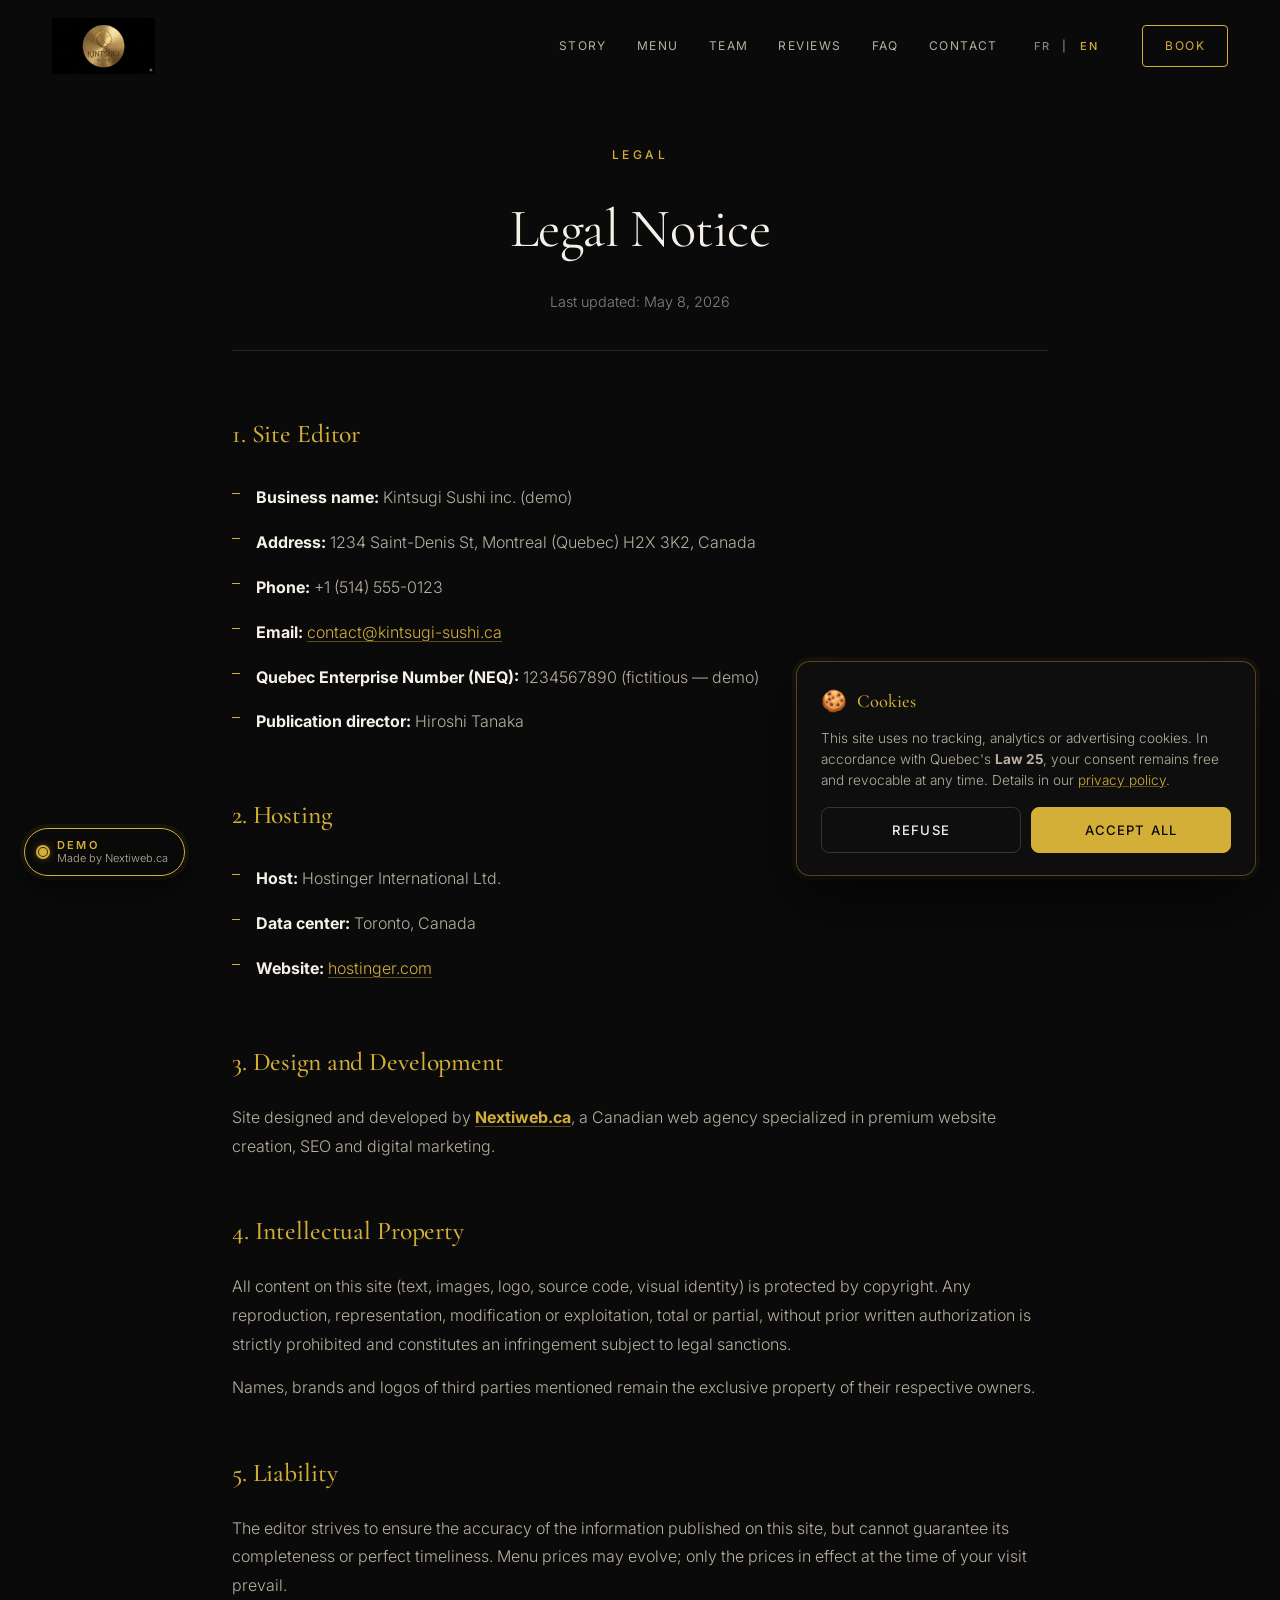
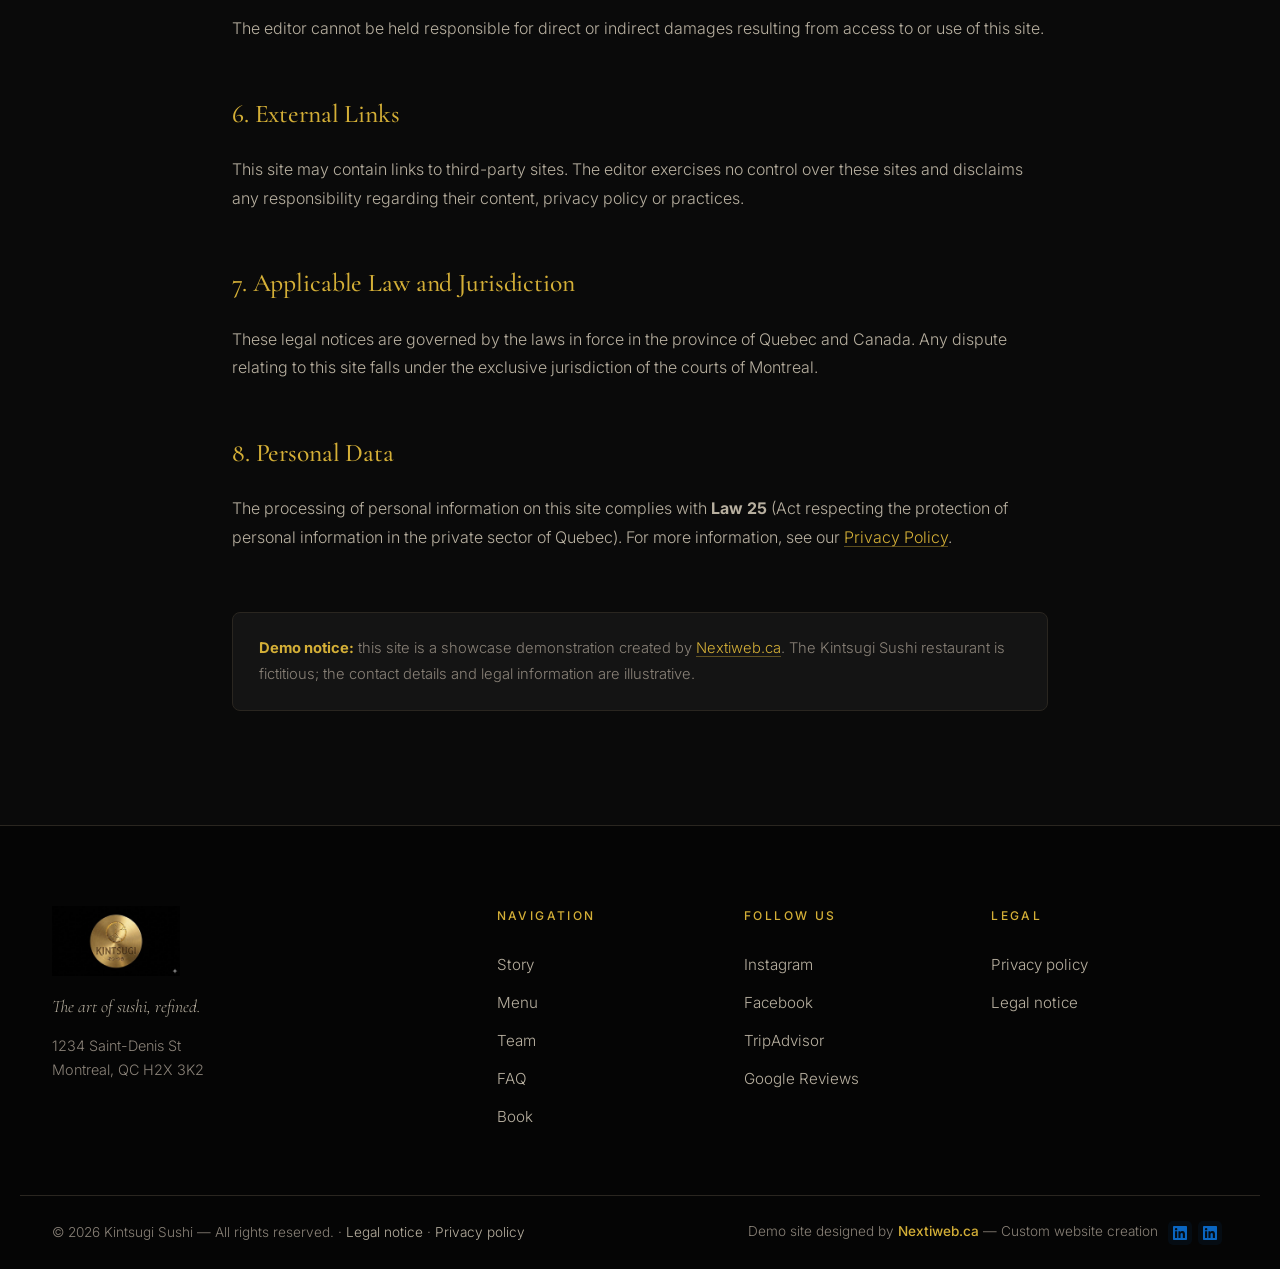
<file: legal-notice.html>
<!DOCTYPE html>
<html lang="en-CA">
<head>
  <meta charset="UTF-8" />
  <meta name="viewport" content="width=device-width, initial-scale=1.0" />
  <meta name="theme-color" content="#0a0a0a" />
  <title>Legal Notice — Kintsugi Sushi</title>
  <meta name="description" content="Legal notice and editor information for the Kintsugi Sushi website." />
  <meta name="robots" content="noindex, follow" />
  <link rel="canonical" href="https://restaurant-cafe.nextiwebstudio.ca/legal-notice.html" />
  <link rel="alternate" hreflang="fr-CA" href="https://restaurant-cafe.nextiwebstudio.ca/mentions-legales.html" />
  <link rel="alternate" hreflang="en-CA" href="https://restaurant-cafe.nextiwebstudio.ca/legal-notice.html" />

  <link rel="icon" type="image/png" href="images/optimized/logo%20kintsugi%20transparant.png" />
  <link rel="preconnect" href="https://fonts.googleapis.com" />
  <link rel="preconnect" href="https://fonts.gstatic.com" crossorigin />
  <link href="https://fonts.googleapis.com/css2?family=Cormorant+Garamond:wght@300;400;500;600;700&family=Inter:wght@300;400;500;600&family=Noto+Serif+JP:wght@400;600&display=swap" rel="stylesheet" />
  <link rel="stylesheet" href="css/style.css" />
</head>
<body>
  <a href="#main" class="skip-link">Skip to main content</a>

  <header class="header" id="header" role="banner">
    <div class="header__inner">
      <a href="index-en.html" class="header__logo" aria-label="Kintsugi — Home">
        <img src="images/optimized/logo-fond-noir.jpg" alt="Kintsugi Logo" width="180" height="98" />
      </a>
      <nav class="header__nav" id="nav" aria-label="Main navigation">
        <a href="index-en.html#histoire" class="header__link">Story</a>
        <a href="index-en.html#menu" class="header__link">Menu</a>
        <a href="index-en.html#equipe" class="header__link">Team</a>
        <a href="index-en.html#avis" class="header__link">Reviews</a>
        <a href="index-en.html#faq" class="header__link">FAQ</a>
        <a href="index-en.html#contact" class="header__link">Contact</a>
        <div class="lang-switch" aria-label="Language selection">
          <a href="mentions-legales.html" class="lang-switch__link" hreflang="fr-CA" lang="fr-CA">FR</a>
          <span aria-hidden="true">|</span>
          <a href="legal-notice.html" class="lang-switch__link is-active" hreflang="en-CA" lang="en-CA">EN</a>
        </div>
        <a href="index-en.html#reserver" class="header__link header__cta">Book</a>
      </nav>
      <button class="header__burger" id="burger" aria-label="Open menu" aria-expanded="false" aria-controls="nav">
        <span></span><span></span><span></span>
      </button>
    </div>
  </header>

  <main id="main" class="legal">
    <article class="legal__article container container--narrow">
      <header class="legal__header">
        <span class="eyebrow">Legal</span>
        <h1>Legal Notice</h1>
        <p class="legal__updated">Last updated: May 8, 2026</p>
      </header>

      <div class="legal__content">
        <h2>1. Site Editor</h2>
        <ul>
          <li><strong>Business name:</strong> Kintsugi Sushi inc. (demo)</li>
          <li><strong>Address:</strong> 1234 Saint-Denis St, Montreal (Quebec) H2X 3K2, Canada</li>
          <li><strong>Phone:</strong> +1 (514) 555-0123</li>
          <li><strong>Email:</strong> <a href="mailto:contact@kintsugi-sushi.ca">contact@kintsugi-sushi.ca</a></li>
          <li><strong>Quebec Enterprise Number (NEQ):</strong> 1234567890 (fictitious — demo)</li>
          <li><strong>Publication director:</strong> Hiroshi Tanaka</li>
        </ul>

        <h2>2. Hosting</h2>
        <ul>
          <li><strong>Host:</strong> Hostinger International Ltd.</li>
          <li><strong>Data center:</strong> Toronto, Canada</li>
          <li><strong>Website:</strong> <a href="https://www.hostinger.com" target="_blank" rel="noopener">hostinger.com</a></li>
        </ul>

        <h2>3. Design and Development</h2>
        <p>
          Site designed and developed by <a href="https://nextiweb.ca" target="_blank" rel="noopener"><strong>Nextiweb.ca</strong></a>, a Canadian web agency specialized in premium website creation, SEO and digital marketing.
        </p>

        <h2>4. Intellectual Property</h2>
        <p>All content on this site (text, images, logo, source code, visual identity) is protected by copyright. Any reproduction, representation, modification or exploitation, total or partial, without prior written authorization is strictly prohibited and constitutes an infringement subject to legal sanctions.</p>
        <p>Names, brands and logos of third parties mentioned remain the exclusive property of their respective owners.</p>

        <h2>5. Liability</h2>
        <p>The editor strives to ensure the accuracy of the information published on this site, but cannot guarantee its completeness or perfect timeliness. Menu prices may evolve; only the prices in effect at the time of your visit prevail.</p>
        <p>The editor cannot be held responsible for direct or indirect damages resulting from access to or use of this site.</p>

        <h2>6. External Links</h2>
        <p>This site may contain links to third-party sites. The editor exercises no control over these sites and disclaims any responsibility regarding their content, privacy policy or practices.</p>

        <h2>7. Applicable Law and Jurisdiction</h2>
        <p>These legal notices are governed by the laws in force in the province of Quebec and Canada. Any dispute relating to this site falls under the exclusive jurisdiction of the courts of Montreal.</p>

        <h2>8. Personal Data</h2>
        <p>The processing of personal information on this site complies with <strong>Law 25</strong> (Act respecting the protection of personal information in the private sector of Quebec). For more information, see our <a href="privacy-policy.html">Privacy Policy</a>.</p>

        <p class="legal__demo-note">
          <strong>Demo notice:</strong> this site is a showcase demonstration created by <a href="https://nextiweb.ca" target="_blank" rel="noopener">Nextiweb.ca</a>. The Kintsugi Sushi restaurant is fictitious; the contact details and legal information are illustrative.
        </p>
      </div>
    </article>
  </main>

  <footer class="footer" role="contentinfo">
    <div class="container footer__inner">
      <div class="footer__brand">
        <img src="images/optimized/logo-fond-noir.jpg" alt="Kintsugi Logo" width="200" height="109" loading="lazy" />
        <p>The art of sushi, refined.</p>
        <p class="footer__address">1234 Saint-Denis St<br/>Montreal, QC H2X 3K2</p>
      </div>
      <div class="footer__col">
        <h4>Navigation</h4>
        <a href="index-en.html#histoire">Story</a>
        <a href="index-en.html#menu">Menu</a>
        <a href="index-en.html#equipe">Team</a>
        <a href="index-en.html#faq">FAQ</a>
        <a href="index-en.html#reserver">Book</a>
      </div>
      <div class="footer__col">
        <h4>Follow us</h4>
        <a href="#" rel="noopener">Instagram</a>
        <a href="#" rel="noopener">Facebook</a>
        <a href="#" rel="noopener">TripAdvisor</a>
        <a href="#" rel="noopener">Google Reviews</a>
      </div>
      <div class="footer__col footer__newsletter">
        <h4>Legal</h4>
        <a href="privacy-policy.html">Privacy policy</a>
        <a href="legal-notice.html">Legal notice</a>
      </div>
    </div>
    <div class="footer__bottom">
      <p>&copy; 2026 Kintsugi Sushi — All rights reserved. · <a href="legal-notice.html">Legal notice</a> · <a href="privacy-policy.html">Privacy policy</a></p>
      <p class="footer__credit">
        Demo site designed by
        <a href="https://nextiweb.ca" target="_blank" rel="noopener">Nextiweb.ca</a>
        — Custom website creation
        <span class="footer__credit-social">
          <a href="https://www.linkedin.com/company/25819184/" target="_blank" rel="noopener" aria-label="Nextiweb on LinkedIn"><svg viewBox="0 0 24 24" width="14" height="14" fill="currentColor" aria-hidden="true"><path d="M20.447 20.452h-3.554v-5.569c0-1.328-.027-3.037-1.852-3.037-1.853 0-2.136 1.445-2.136 2.939v5.667H9.351V9h3.414v1.561h.046c.477-.9 1.637-1.85 3.37-1.85 3.601 0 4.267 2.37 4.267 5.455v6.286zM5.337 7.433a2.062 2.062 0 01-2.063-2.065 2.063 2.063 0 112.063 2.065zm1.782 13.019H3.555V9h3.564v11.452zM22.225 0H1.771C.792 0 0 .774 0 1.729v20.542C0 23.227.792 24 1.771 24h20.451C23.2 24 24 23.227 24 22.271V1.729C24 .774 23.2 0 22.222 0h.003z"/></svg></a>
          <a href="https://www.linkedin.com/in/khadija-ait-lassri/" target="_blank" rel="noopener" aria-label="Khadija Ait Lassri on LinkedIn"><svg viewBox="0 0 24 24" width="14" height="14" fill="currentColor" aria-hidden="true"><path d="M20.447 20.452h-3.554v-5.569c0-1.328-.027-3.037-1.852-3.037-1.853 0-2.136 1.445-2.136 2.939v5.667H9.351V9h3.414v1.561h.046c.477-.9 1.637-1.85 3.37-1.85 3.601 0 4.267 2.37 4.267 5.455v6.286zM5.337 7.433a2.062 2.062 0 01-2.063-2.065 2.063 2.063 0 112.063 2.065zm1.782 13.019H3.555V9h3.564v11.452zM22.225 0H1.771C.792 0 0 .774 0 1.729v20.542C0 23.227.792 24 1.771 24h20.451C23.2 24 24 23.227 24 22.271V1.729C24 .774 23.2 0 22.222 0h.003z"/></svg></a>
        </span>
      </p>
    </div>
  </footer>

  <a href="https://nextiweb.ca" class="demo-badge" target="_blank" rel="noopener" aria-label="Demo site created by Nextiweb — Visit nextiweb.ca">
    <span class="demo-badge__pulse"></span>
    <span class="demo-badge__text">
      <strong>Demo</strong>
      <span>Made by Nextiweb.ca</span>
    </span>
  </a>

  <script src="js/script.js"></script>
</body>
</html>
</file>
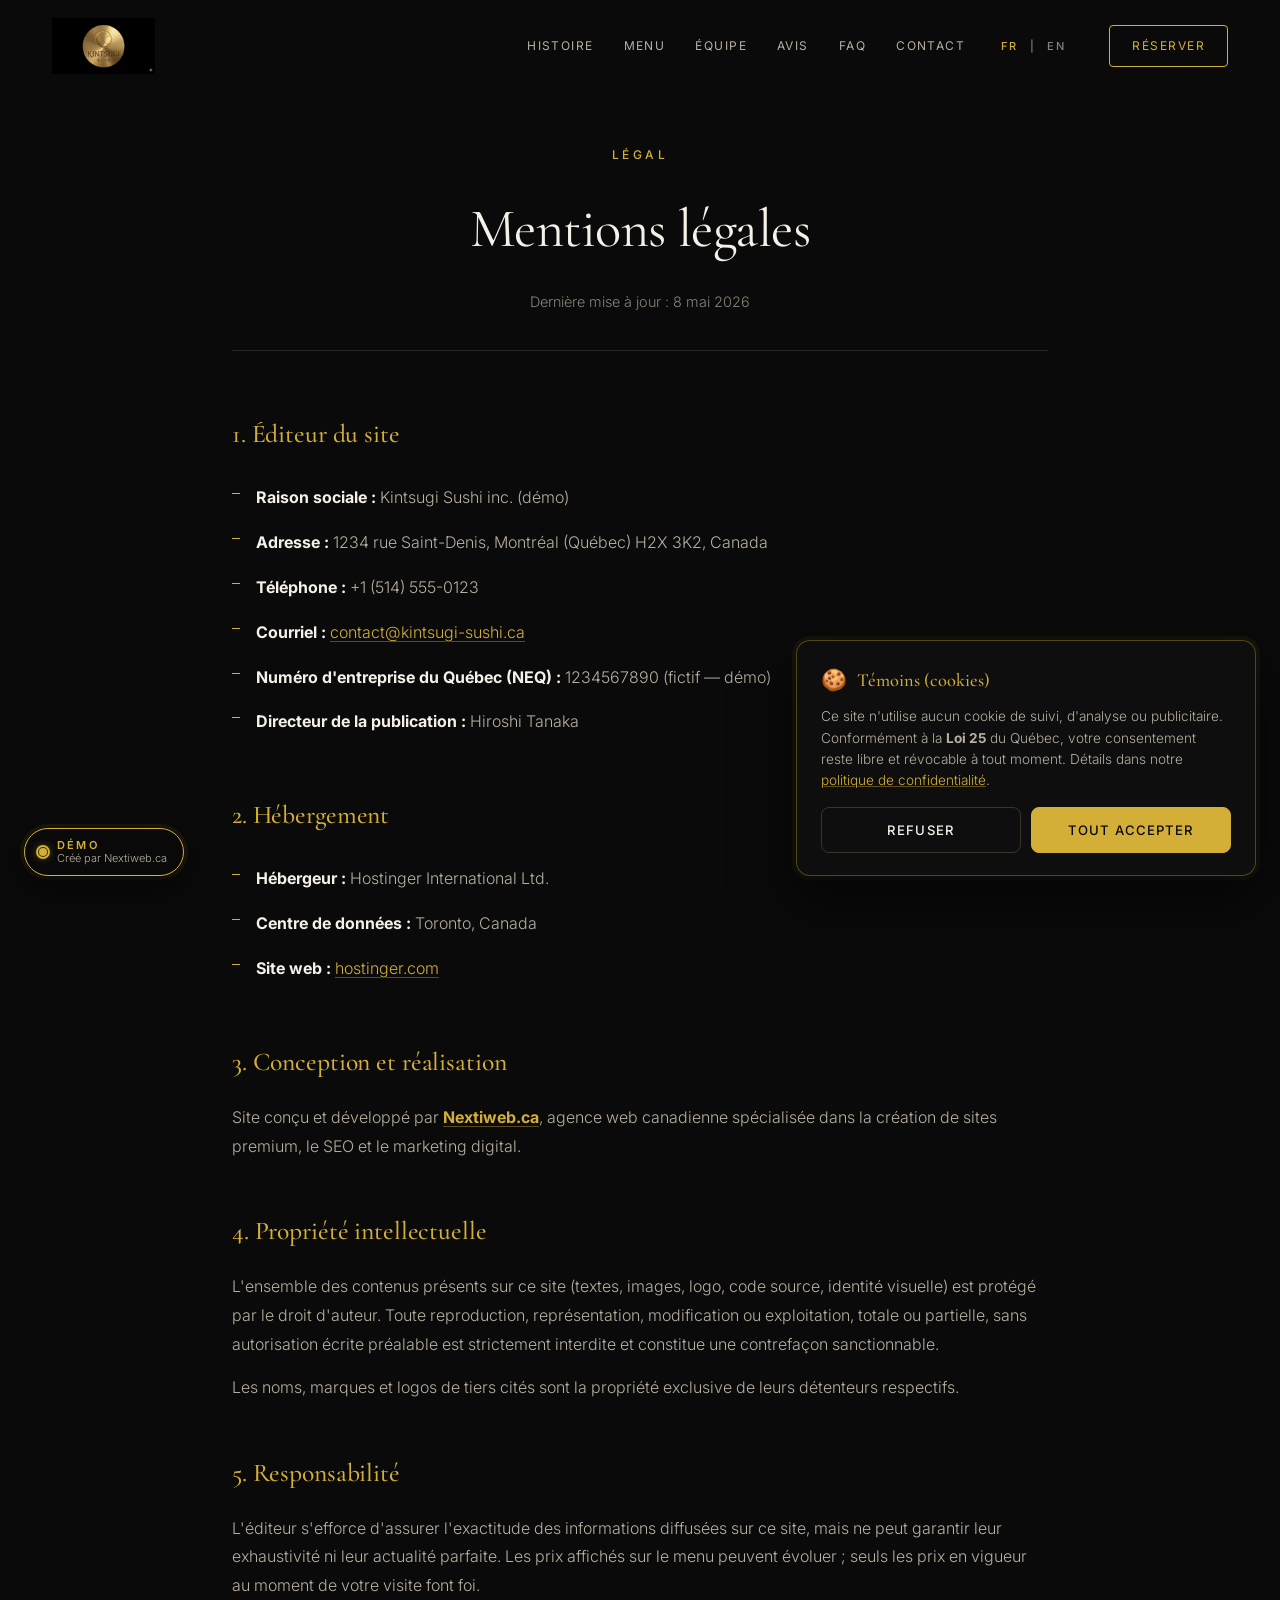
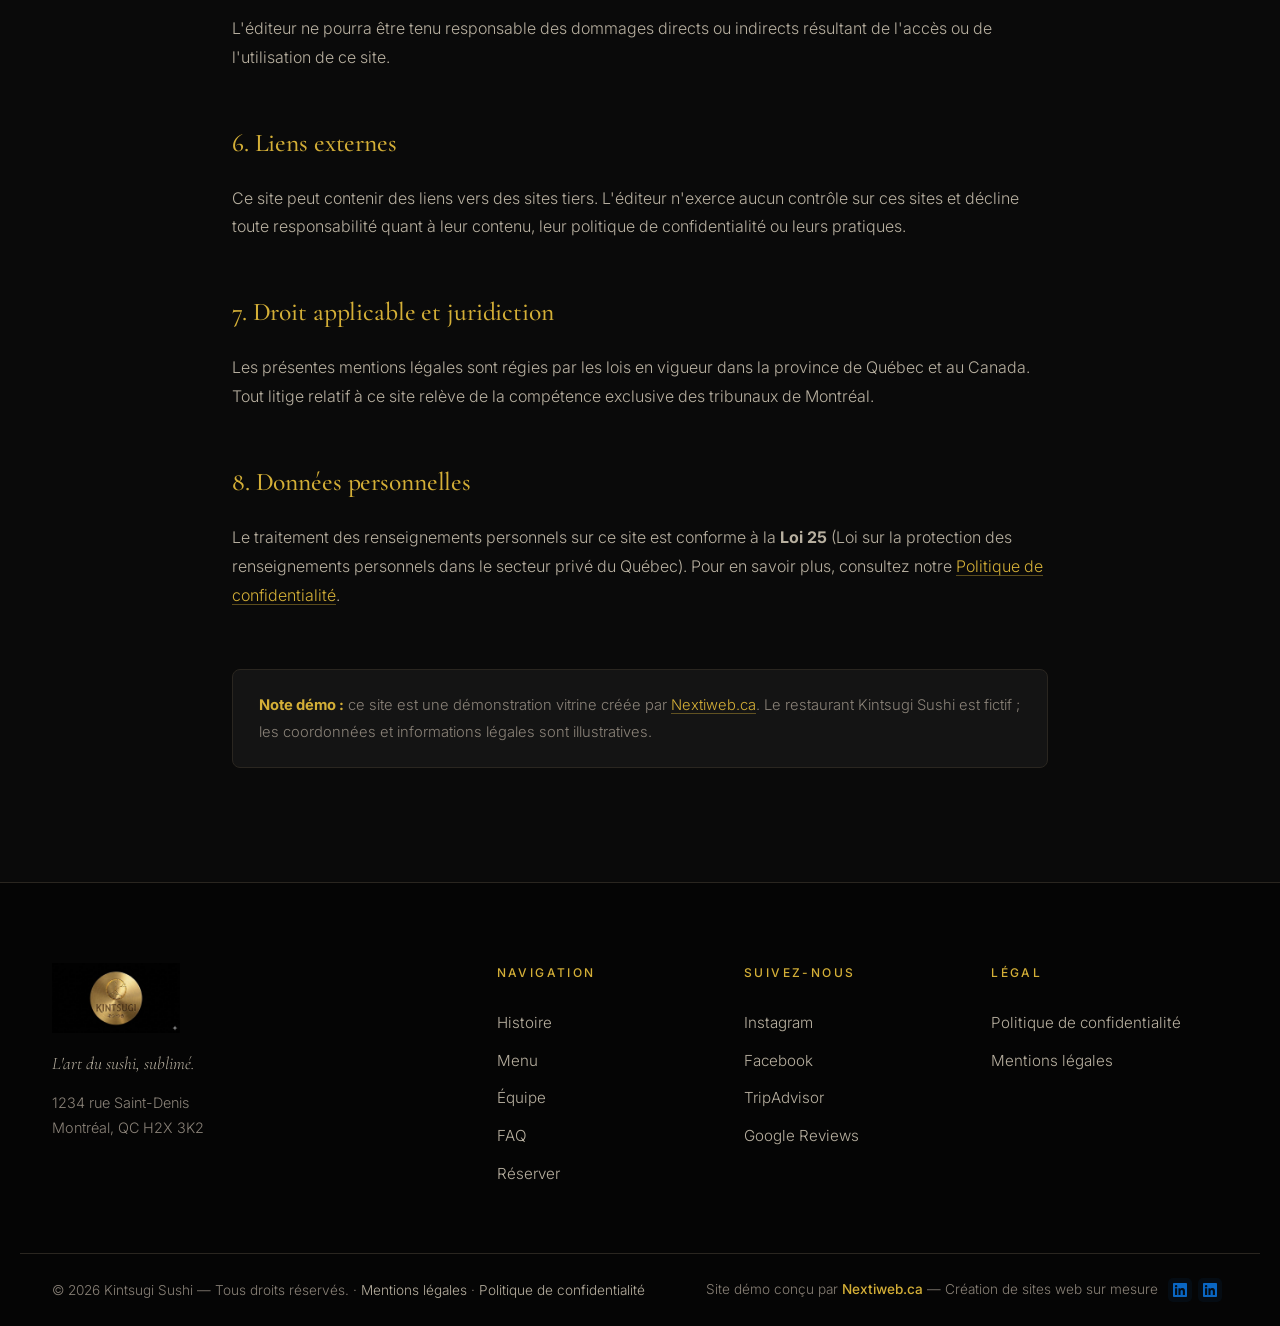
<file: mentions-legales.html>
<!DOCTYPE html>
<html lang="fr-CA">
<head>
  <meta charset="UTF-8" />
  <meta name="viewport" content="width=device-width, initial-scale=1.0" />
  <meta name="theme-color" content="#0a0a0a" />
  <title>Mentions légales — Kintsugi Sushi</title>
  <meta name="description" content="Mentions légales et informations sur l'éditeur du site Kintsugi Sushi." />
  <meta name="robots" content="noindex, follow" />
  <link rel="canonical" href="https://restaurant-cafe.nextiwebstudio.ca/mentions-legales.html" />
  <link rel="alternate" hreflang="fr-CA" href="https://restaurant-cafe.nextiwebstudio.ca/mentions-legales.html" />
  <link rel="alternate" hreflang="en-CA" href="https://restaurant-cafe.nextiwebstudio.ca/legal-notice.html" />

  <link rel="icon" type="image/png" href="images/optimized/logo%20kintsugi%20transparant.png" />
  <link rel="preconnect" href="https://fonts.googleapis.com" />
  <link rel="preconnect" href="https://fonts.gstatic.com" crossorigin />
  <link href="https://fonts.googleapis.com/css2?family=Cormorant+Garamond:wght@300;400;500;600;700&family=Inter:wght@300;400;500;600&family=Noto+Serif+JP:wght@400;600&display=swap" rel="stylesheet" />
  <link rel="stylesheet" href="css/style.css" />
</head>
<body>
  <a href="#main" class="skip-link">Aller au contenu principal</a>

  <header class="header" id="header" role="banner">
    <div class="header__inner">
      <a href="index.html" class="header__logo" aria-label="Kintsugi — Accueil">
        <img src="images/optimized/logo-fond-noir.jpg" alt="Logo Kintsugi" width="180" height="98" />
      </a>
      <nav class="header__nav" id="nav" aria-label="Navigation principale">
        <a href="index.html#histoire" class="header__link">Histoire</a>
        <a href="index.html#menu" class="header__link">Menu</a>
        <a href="index.html#equipe" class="header__link">Équipe</a>
        <a href="index.html#avis" class="header__link">Avis</a>
        <a href="index.html#faq" class="header__link">FAQ</a>
        <a href="index.html#contact" class="header__link">Contact</a>
        <div class="lang-switch" aria-label="Choix de la langue">
          <a href="mentions-legales.html" class="lang-switch__link is-active" hreflang="fr-CA" lang="fr-CA">FR</a>
          <span aria-hidden="true">|</span>
          <a href="legal-notice.html" class="lang-switch__link" hreflang="en-CA" lang="en-CA">EN</a>
        </div>
        <a href="index.html#reserver" class="header__link header__cta">Réserver</a>
      </nav>
      <button class="header__burger" id="burger" aria-label="Ouvrir le menu" aria-expanded="false" aria-controls="nav">
        <span></span><span></span><span></span>
      </button>
    </div>
  </header>

  <main id="main" class="legal">
    <article class="legal__article container container--narrow">
      <header class="legal__header">
        <span class="eyebrow">Légal</span>
        <h1>Mentions légales</h1>
        <p class="legal__updated">Dernière mise à jour&nbsp;: 8 mai 2026</p>
      </header>

      <div class="legal__content">
        <h2>1. Éditeur du site</h2>
        <ul>
          <li><strong>Raison sociale&nbsp;:</strong> Kintsugi Sushi inc. (démo)</li>
          <li><strong>Adresse&nbsp;:</strong> 1234 rue Saint-Denis, Montréal (Québec) H2X 3K2, Canada</li>
          <li><strong>Téléphone&nbsp;:</strong> +1 (514) 555-0123</li>
          <li><strong>Courriel&nbsp;:</strong> <a href="mailto:contact@kintsugi-sushi.ca">contact@kintsugi-sushi.ca</a></li>
          <li><strong>Numéro d'entreprise du Québec (NEQ)&nbsp;:</strong> 1234567890 (fictif — démo)</li>
          <li><strong>Directeur de la publication&nbsp;:</strong> Hiroshi Tanaka</li>
        </ul>

        <h2>2. Hébergement</h2>
        <ul>
          <li><strong>Hébergeur&nbsp;:</strong> Hostinger International Ltd.</li>
          <li><strong>Centre de données&nbsp;:</strong> Toronto, Canada</li>
          <li><strong>Site web&nbsp;:</strong> <a href="https://www.hostinger.com" target="_blank" rel="noopener">hostinger.com</a></li>
        </ul>

        <h2>3. Conception et réalisation</h2>
        <p>
          Site conçu et développé par <a href="https://nextiweb.ca" target="_blank" rel="noopener"><strong>Nextiweb.ca</strong></a>, agence web canadienne spécialisée dans la création de sites premium, le SEO et le marketing digital.
        </p>

        <h2>4. Propriété intellectuelle</h2>
        <p>L'ensemble des contenus présents sur ce site (textes, images, logo, code source, identité visuelle) est protégé par le droit d'auteur. Toute reproduction, représentation, modification ou exploitation, totale ou partielle, sans autorisation écrite préalable est strictement interdite et constitue une contrefaçon sanctionnable.</p>
        <p>Les noms, marques et logos de tiers cités sont la propriété exclusive de leurs détenteurs respectifs.</p>

        <h2>5. Responsabilité</h2>
        <p>L'éditeur s'efforce d'assurer l'exactitude des informations diffusées sur ce site, mais ne peut garantir leur exhaustivité ni leur actualité parfaite. Les prix affichés sur le menu peuvent évoluer&nbsp;; seuls les prix en vigueur au moment de votre visite font foi.</p>
        <p>L'éditeur ne pourra être tenu responsable des dommages directs ou indirects résultant de l'accès ou de l'utilisation de ce site.</p>

        <h2>6. Liens externes</h2>
        <p>Ce site peut contenir des liens vers des sites tiers. L'éditeur n'exerce aucun contrôle sur ces sites et décline toute responsabilité quant à leur contenu, leur politique de confidentialité ou leurs pratiques.</p>

        <h2>7. Droit applicable et juridiction</h2>
        <p>Les présentes mentions légales sont régies par les lois en vigueur dans la province de Québec et au Canada. Tout litige relatif à ce site relève de la compétence exclusive des tribunaux de Montréal.</p>

        <h2>8. Données personnelles</h2>
        <p>Le traitement des renseignements personnels sur ce site est conforme à la <strong>Loi 25</strong> (Loi sur la protection des renseignements personnels dans le secteur privé du Québec). Pour en savoir plus, consultez notre <a href="politique-confidentialite.html">Politique de confidentialité</a>.</p>

        <p class="legal__demo-note">
          <strong>Note démo&nbsp;:</strong> ce site est une démonstration vitrine créée par <a href="https://nextiweb.ca" target="_blank" rel="noopener">Nextiweb.ca</a>. Le restaurant Kintsugi Sushi est fictif&nbsp;; les coordonnées et informations légales sont illustratives.
        </p>
      </div>
    </article>
  </main>

  <footer class="footer" role="contentinfo">
    <div class="container footer__inner">
      <div class="footer__brand">
        <img src="images/optimized/logo-fond-noir.jpg" alt="Logo Kintsugi" width="200" height="109" loading="lazy" />
        <p>L'art du sushi, sublimé.</p>
        <p class="footer__address">1234 rue Saint-Denis<br/>Montréal, QC H2X 3K2</p>
      </div>
      <div class="footer__col">
        <h4>Navigation</h4>
        <a href="index.html#histoire">Histoire</a>
        <a href="index.html#menu">Menu</a>
        <a href="index.html#equipe">Équipe</a>
        <a href="index.html#faq">FAQ</a>
        <a href="index.html#reserver">Réserver</a>
      </div>
      <div class="footer__col">
        <h4>Suivez-nous</h4>
        <a href="#" rel="noopener">Instagram</a>
        <a href="#" rel="noopener">Facebook</a>
        <a href="#" rel="noopener">TripAdvisor</a>
        <a href="#" rel="noopener">Google Reviews</a>
      </div>
      <div class="footer__col footer__newsletter">
        <h4>Légal</h4>
        <a href="politique-confidentialite.html">Politique de confidentialité</a>
        <a href="mentions-legales.html">Mentions légales</a>
      </div>
    </div>
    <div class="footer__bottom">
      <p>&copy; 2026 Kintsugi Sushi — Tous droits réservés. · <a href="mentions-legales.html">Mentions légales</a> · <a href="politique-confidentialite.html">Politique de confidentialité</a></p>
      <p class="footer__credit">
        Site démo conçu par
        <a href="https://nextiweb.ca" target="_blank" rel="noopener">Nextiweb.ca</a>
        — Création de sites web sur mesure
        <span class="footer__credit-social">
          <a href="https://www.linkedin.com/company/25819184/" target="_blank" rel="noopener" aria-label="Nextiweb sur LinkedIn"><svg viewBox="0 0 24 24" width="14" height="14" fill="currentColor" aria-hidden="true"><path d="M20.447 20.452h-3.554v-5.569c0-1.328-.027-3.037-1.852-3.037-1.853 0-2.136 1.445-2.136 2.939v5.667H9.351V9h3.414v1.561h.046c.477-.9 1.637-1.85 3.37-1.85 3.601 0 4.267 2.37 4.267 5.455v6.286zM5.337 7.433a2.062 2.062 0 01-2.063-2.065 2.063 2.063 0 112.063 2.065zm1.782 13.019H3.555V9h3.564v11.452zM22.225 0H1.771C.792 0 0 .774 0 1.729v20.542C0 23.227.792 24 1.771 24h20.451C23.2 24 24 23.227 24 22.271V1.729C24 .774 23.2 0 22.222 0h.003z"/></svg></a>
          <a href="https://www.linkedin.com/in/khadija-ait-lassri/" target="_blank" rel="noopener" aria-label="Khadija Ait Lassri sur LinkedIn"><svg viewBox="0 0 24 24" width="14" height="14" fill="currentColor" aria-hidden="true"><path d="M20.447 20.452h-3.554v-5.569c0-1.328-.027-3.037-1.852-3.037-1.853 0-2.136 1.445-2.136 2.939v5.667H9.351V9h3.414v1.561h.046c.477-.9 1.637-1.85 3.37-1.85 3.601 0 4.267 2.37 4.267 5.455v6.286zM5.337 7.433a2.062 2.062 0 01-2.063-2.065 2.063 2.063 0 112.063 2.065zm1.782 13.019H3.555V9h3.564v11.452zM22.225 0H1.771C.792 0 0 .774 0 1.729v20.542C0 23.227.792 24 1.771 24h20.451C23.2 24 24 23.227 24 22.271V1.729C24 .774 23.2 0 22.222 0h.003z"/></svg></a>
        </span>
      </p>
    </div>
  </footer>

  <a href="https://nextiweb.ca" class="demo-badge" target="_blank" rel="noopener" aria-label="Site démo créé par Nextiweb — Visiter nextiweb.ca">
    <span class="demo-badge__pulse"></span>
    <span class="demo-badge__text">
      <strong>Démo</strong>
      <span>Créé par Nextiweb.ca</span>
    </span>
  </a>

  <script src="js/script.js"></script>
</body>
</html>
</file>
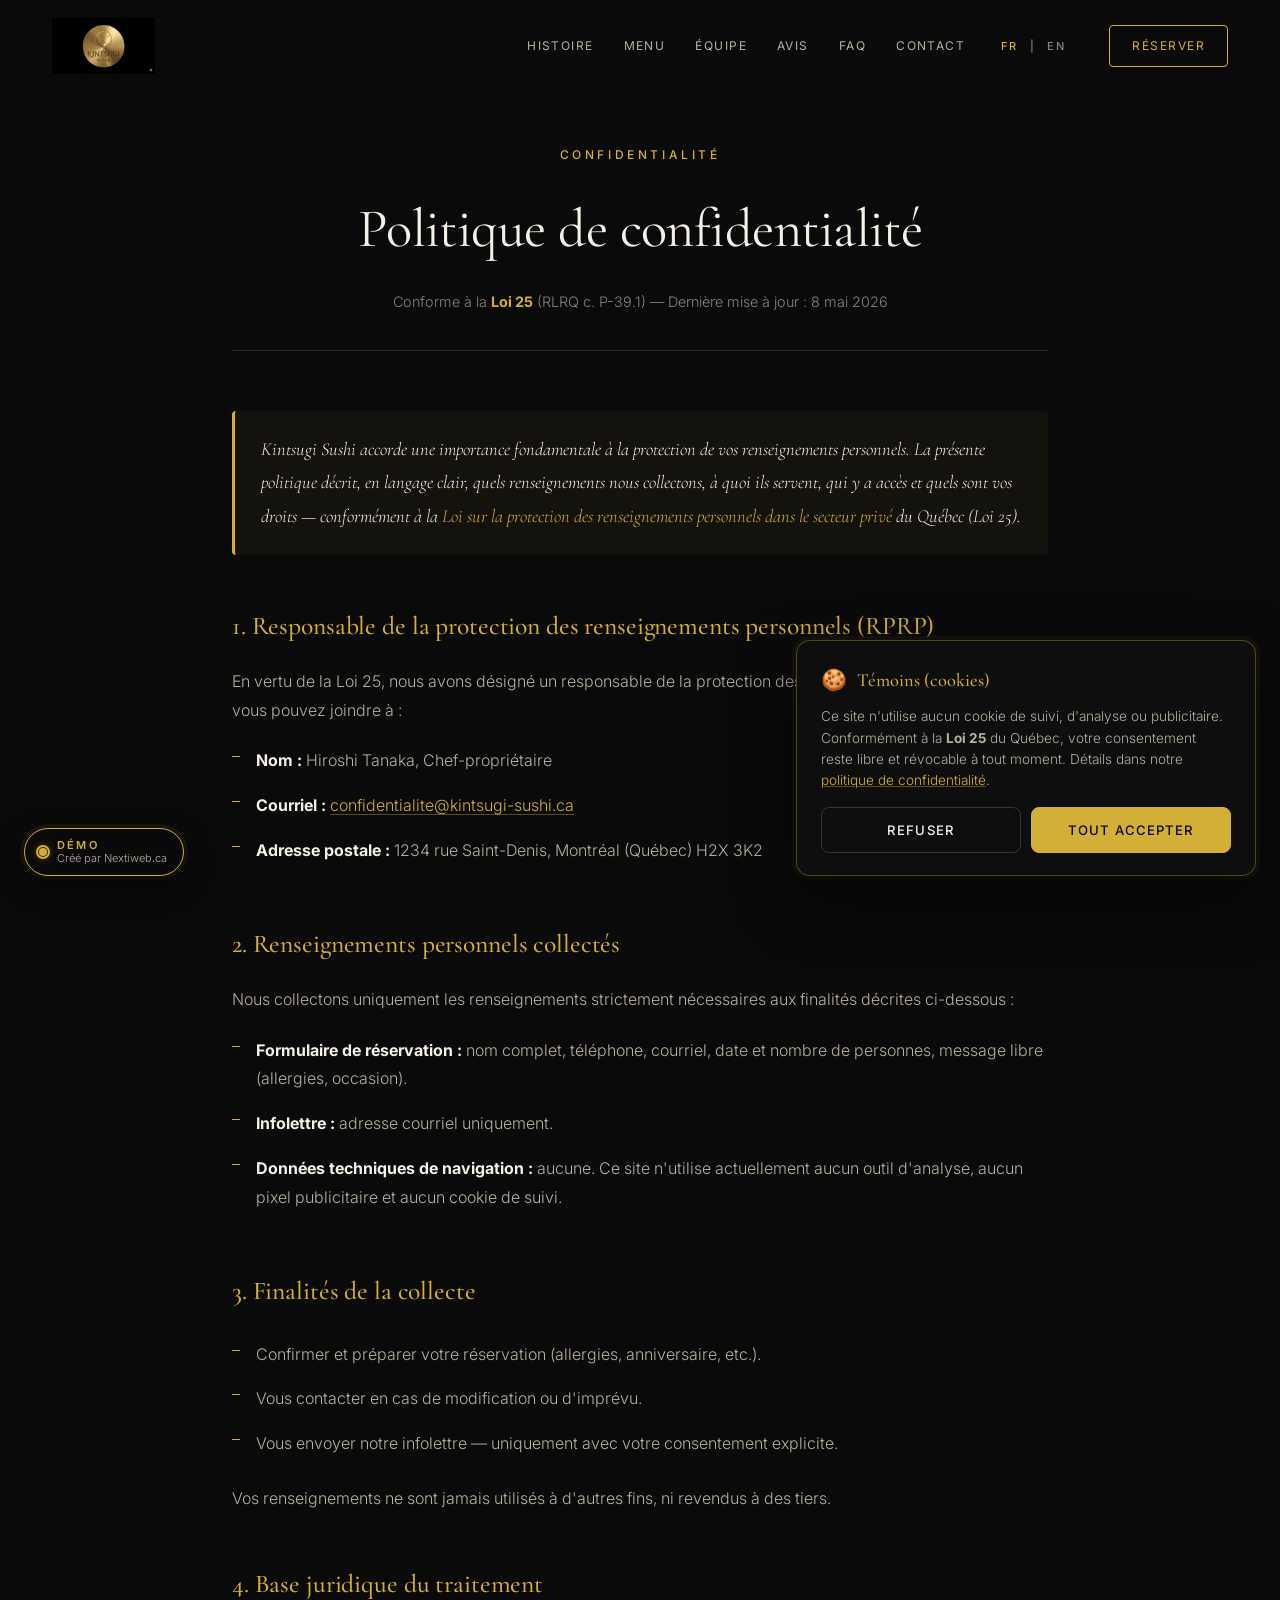
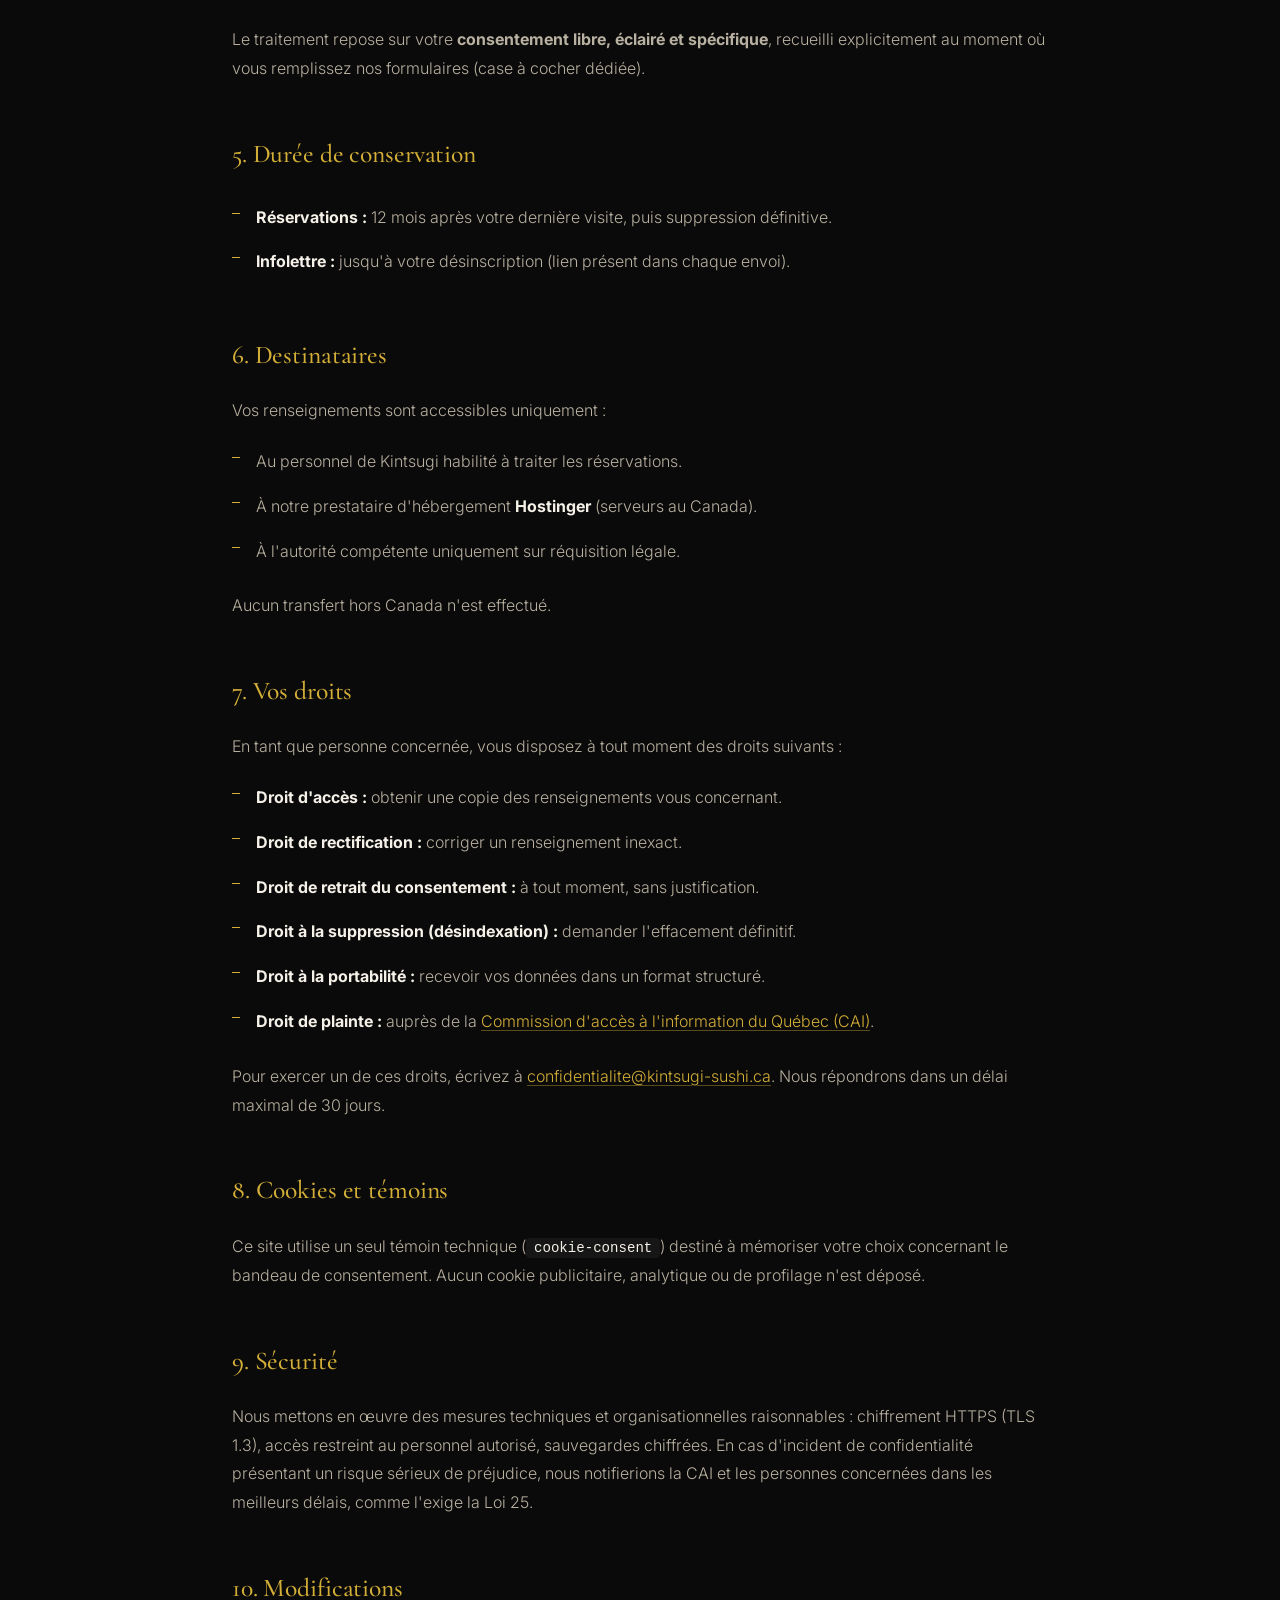
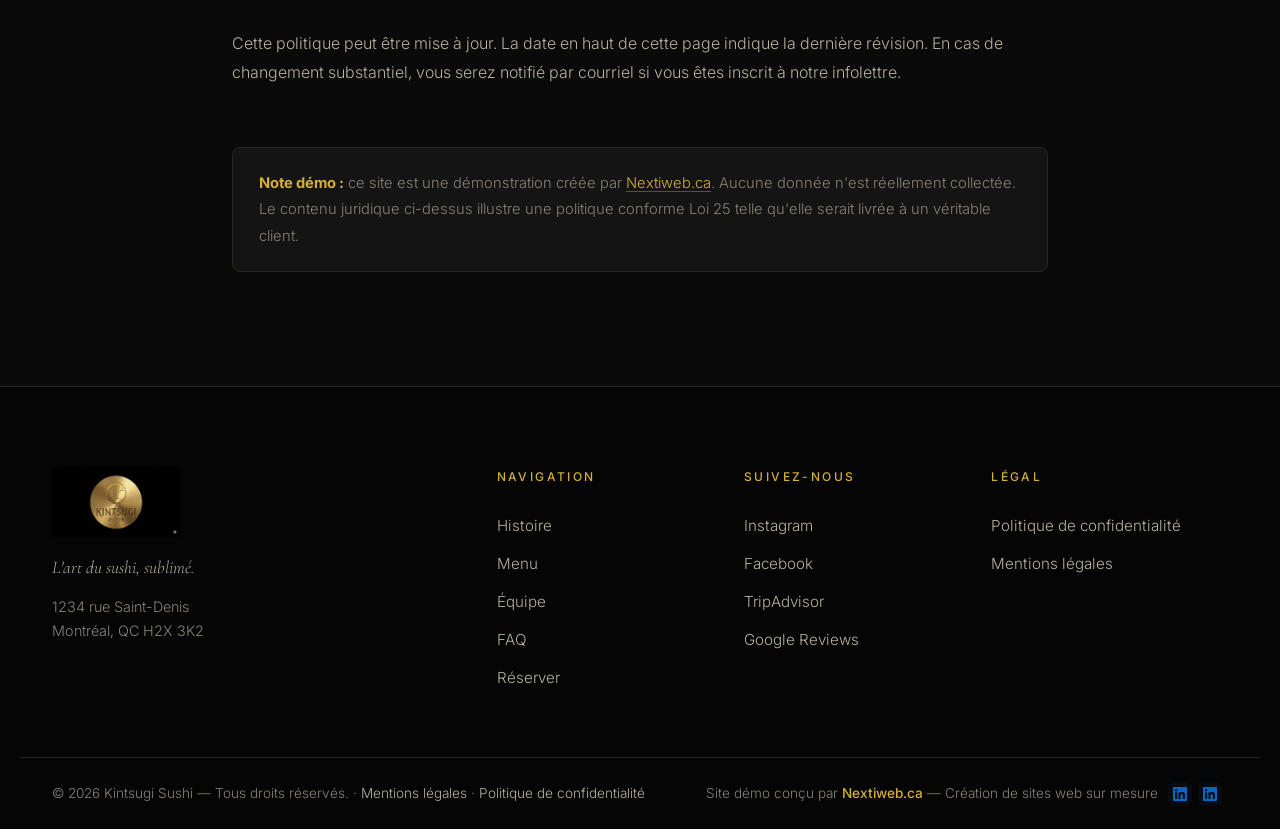
<file: politique-confidentialite.html>
<!DOCTYPE html>
<html lang="fr-CA">
<head>
  <meta charset="UTF-8" />
  <meta name="viewport" content="width=device-width, initial-scale=1.0" />
  <meta name="theme-color" content="#0a0a0a" />
  <title>Politique de confidentialité — Kintsugi Sushi</title>
  <meta name="description" content="Politique de confidentialité de Kintsugi Sushi. Conforme à la Loi 25 du Québec sur la protection des renseignements personnels." />
  <meta name="robots" content="noindex, follow" />
  <link rel="canonical" href="https://restaurant-cafe.nextiwebstudio.ca/politique-confidentialite.html" />
  <link rel="alternate" hreflang="fr-CA" href="https://restaurant-cafe.nextiwebstudio.ca/politique-confidentialite.html" />
  <link rel="alternate" hreflang="en-CA" href="https://restaurant-cafe.nextiwebstudio.ca/privacy-policy.html" />

  <link rel="icon" type="image/png" href="images/optimized/logo%20kintsugi%20transparant.png" />
  <link rel="preconnect" href="https://fonts.googleapis.com" />
  <link rel="preconnect" href="https://fonts.gstatic.com" crossorigin />
  <link href="https://fonts.googleapis.com/css2?family=Cormorant+Garamond:wght@300;400;500;600;700&family=Inter:wght@300;400;500;600&family=Noto+Serif+JP:wght@400;600&display=swap" rel="stylesheet" />
  <link rel="stylesheet" href="css/style.css" />
</head>
<body>
  <a href="#main" class="skip-link">Aller au contenu principal</a>

  <header class="header" id="header" role="banner">
    <div class="header__inner">
      <a href="index.html" class="header__logo" aria-label="Kintsugi — Accueil">
        <img src="images/optimized/logo-fond-noir.jpg" alt="Logo Kintsugi" width="180" height="98" />
      </a>
      <nav class="header__nav" id="nav" aria-label="Navigation principale">
        <a href="index.html#histoire" class="header__link">Histoire</a>
        <a href="index.html#menu" class="header__link">Menu</a>
        <a href="index.html#equipe" class="header__link">Équipe</a>
        <a href="index.html#avis" class="header__link">Avis</a>
        <a href="index.html#faq" class="header__link">FAQ</a>
        <a href="index.html#contact" class="header__link">Contact</a>
        <div class="lang-switch" aria-label="Choix de la langue">
          <a href="politique-confidentialite.html" class="lang-switch__link is-active" hreflang="fr-CA" lang="fr-CA">FR</a>
          <span aria-hidden="true">|</span>
          <a href="privacy-policy.html" class="lang-switch__link" hreflang="en-CA" lang="en-CA">EN</a>
        </div>
        <a href="index.html#reserver" class="header__link header__cta">Réserver</a>
      </nav>
      <button class="header__burger" id="burger" aria-label="Ouvrir le menu" aria-expanded="false" aria-controls="nav">
        <span></span><span></span><span></span>
      </button>
    </div>
  </header>

  <main id="main" class="legal">
    <article class="legal__article container container--narrow">
      <header class="legal__header">
        <span class="eyebrow">Confidentialité</span>
        <h1>Politique de confidentialité</h1>
        <p class="legal__updated">Conforme à la <strong>Loi 25</strong> (RLRQ c. P-39.1) — Dernière mise à jour&nbsp;: 8 mai 2026</p>
      </header>

      <div class="legal__content">
        <p class="legal__intro">
          Kintsugi Sushi accorde une importance fondamentale à la protection de vos renseignements personnels. La présente politique décrit, en langage clair, quels renseignements nous collectons, à quoi ils servent, qui y a accès et quels sont vos droits — conformément à la <em>Loi sur la protection des renseignements personnels dans le secteur privé</em> du Québec (Loi 25).
        </p>

        <h2>1. Responsable de la protection des renseignements personnels (RPRP)</h2>
        <p>En vertu de la Loi 25, nous avons désigné un responsable de la protection des renseignements personnels que vous pouvez joindre à&nbsp;:</p>
        <ul>
          <li><strong>Nom&nbsp;:</strong> Hiroshi Tanaka, Chef-propriétaire</li>
          <li><strong>Courriel&nbsp;:</strong> <a href="mailto:confidentialite@kintsugi-sushi.ca">confidentialite@kintsugi-sushi.ca</a></li>
          <li><strong>Adresse postale&nbsp;:</strong> 1234 rue Saint-Denis, Montréal (Québec) H2X 3K2</li>
        </ul>

        <h2>2. Renseignements personnels collectés</h2>
        <p>Nous collectons uniquement les renseignements strictement nécessaires aux finalités décrites ci-dessous&nbsp;:</p>
        <ul>
          <li><strong>Formulaire de réservation&nbsp;:</strong> nom complet, téléphone, courriel, date et nombre de personnes, message libre (allergies, occasion).</li>
          <li><strong>Infolettre&nbsp;:</strong> adresse courriel uniquement.</li>
          <li><strong>Données techniques de navigation&nbsp;:</strong> aucune. Ce site n'utilise actuellement aucun outil d'analyse, aucun pixel publicitaire et aucun cookie de suivi.</li>
        </ul>

        <h2>3. Finalités de la collecte</h2>
        <ul>
          <li>Confirmer et préparer votre réservation (allergies, anniversaire, etc.).</li>
          <li>Vous contacter en cas de modification ou d'imprévu.</li>
          <li>Vous envoyer notre infolettre — uniquement avec votre consentement explicite.</li>
        </ul>
        <p>Vos renseignements ne sont jamais utilisés à d'autres fins, ni revendus à des tiers.</p>

        <h2>4. Base juridique du traitement</h2>
        <p>Le traitement repose sur votre <strong>consentement libre, éclairé et spécifique</strong>, recueilli explicitement au moment où vous remplissez nos formulaires (case à cocher dédiée).</p>

        <h2>5. Durée de conservation</h2>
        <ul>
          <li><strong>Réservations&nbsp;:</strong> 12 mois après votre dernière visite, puis suppression définitive.</li>
          <li><strong>Infolettre&nbsp;:</strong> jusqu'à votre désinscription (lien présent dans chaque envoi).</li>
        </ul>

        <h2>6. Destinataires</h2>
        <p>Vos renseignements sont accessibles uniquement&nbsp;:</p>
        <ul>
          <li>Au personnel de Kintsugi habilité à traiter les réservations.</li>
          <li>À notre prestataire d'hébergement <strong>Hostinger</strong> (serveurs au Canada).</li>
          <li>À l'autorité compétente uniquement sur réquisition légale.</li>
        </ul>
        <p>Aucun transfert hors Canada n'est effectué.</p>

        <h2>7. Vos droits</h2>
        <p>En tant que personne concernée, vous disposez à tout moment des droits suivants&nbsp;:</p>
        <ul>
          <li><strong>Droit d'accès&nbsp;:</strong> obtenir une copie des renseignements vous concernant.</li>
          <li><strong>Droit de rectification&nbsp;:</strong> corriger un renseignement inexact.</li>
          <li><strong>Droit de retrait du consentement&nbsp;:</strong> à tout moment, sans justification.</li>
          <li><strong>Droit à la suppression (désindexation)&nbsp;:</strong> demander l'effacement définitif.</li>
          <li><strong>Droit à la portabilité&nbsp;:</strong> recevoir vos données dans un format structuré.</li>
          <li><strong>Droit de plainte&nbsp;:</strong> auprès de la <a href="https://www.cai.gouv.qc.ca/" target="_blank" rel="noopener">Commission d'accès à l'information du Québec (CAI)</a>.</li>
        </ul>
        <p>Pour exercer un de ces droits, écrivez à <a href="mailto:confidentialite@kintsugi-sushi.ca">confidentialite@kintsugi-sushi.ca</a>. Nous répondrons dans un délai maximal de 30 jours.</p>

        <h2>8. Cookies et témoins</h2>
        <p>Ce site utilise un seul témoin technique (<code>cookie-consent</code>) destiné à mémoriser votre choix concernant le bandeau de consentement. Aucun cookie publicitaire, analytique ou de profilage n'est déposé.</p>

        <h2>9. Sécurité</h2>
        <p>Nous mettons en œuvre des mesures techniques et organisationnelles raisonnables&nbsp;: chiffrement HTTPS (TLS 1.3), accès restreint au personnel autorisé, sauvegardes chiffrées. En cas d'incident de confidentialité présentant un risque sérieux de préjudice, nous notifierions la CAI et les personnes concernées dans les meilleurs délais, comme l'exige la Loi 25.</p>

        <h2>10. Modifications</h2>
        <p>Cette politique peut être mise à jour. La date en haut de cette page indique la dernière révision. En cas de changement substantiel, vous serez notifié par courriel si vous êtes inscrit à notre infolettre.</p>

        <p class="legal__demo-note">
          <strong>Note démo&nbsp;:</strong> ce site est une démonstration créée par <a href="https://nextiweb.ca" target="_blank" rel="noopener">Nextiweb.ca</a>. Aucune donnée n'est réellement collectée. Le contenu juridique ci-dessus illustre une politique conforme Loi 25 telle qu'elle serait livrée à un véritable client.
        </p>
      </div>
    </article>
  </main>

  <footer class="footer" role="contentinfo">
    <div class="container footer__inner">
      <div class="footer__brand">
        <img src="images/optimized/logo-fond-noir.jpg" alt="Logo Kintsugi" width="200" height="109" loading="lazy" />
        <p>L'art du sushi, sublimé.</p>
        <p class="footer__address">1234 rue Saint-Denis<br/>Montréal, QC H2X 3K2</p>
      </div>
      <div class="footer__col">
        <h4>Navigation</h4>
        <a href="index.html#histoire">Histoire</a>
        <a href="index.html#menu">Menu</a>
        <a href="index.html#equipe">Équipe</a>
        <a href="index.html#faq">FAQ</a>
        <a href="index.html#reserver">Réserver</a>
      </div>
      <div class="footer__col">
        <h4>Suivez-nous</h4>
        <a href="#" rel="noopener">Instagram</a>
        <a href="#" rel="noopener">Facebook</a>
        <a href="#" rel="noopener">TripAdvisor</a>
        <a href="#" rel="noopener">Google Reviews</a>
      </div>
      <div class="footer__col footer__newsletter">
        <h4>Légal</h4>
        <a href="politique-confidentialite.html">Politique de confidentialité</a>
        <a href="mentions-legales.html">Mentions légales</a>
      </div>
    </div>
    <div class="footer__bottom">
      <p>&copy; 2026 Kintsugi Sushi — Tous droits réservés. · <a href="mentions-legales.html">Mentions légales</a> · <a href="politique-confidentialite.html">Politique de confidentialité</a></p>
      <p class="footer__credit">
        Site démo conçu par
        <a href="https://nextiweb.ca" target="_blank" rel="noopener">Nextiweb.ca</a>
        — Création de sites web sur mesure
        <span class="footer__credit-social">
          <a href="https://www.linkedin.com/company/25819184/" target="_blank" rel="noopener" aria-label="Nextiweb sur LinkedIn"><svg viewBox="0 0 24 24" width="14" height="14" fill="currentColor" aria-hidden="true"><path d="M20.447 20.452h-3.554v-5.569c0-1.328-.027-3.037-1.852-3.037-1.853 0-2.136 1.445-2.136 2.939v5.667H9.351V9h3.414v1.561h.046c.477-.9 1.637-1.85 3.37-1.85 3.601 0 4.267 2.37 4.267 5.455v6.286zM5.337 7.433a2.062 2.062 0 01-2.063-2.065 2.063 2.063 0 112.063 2.065zm1.782 13.019H3.555V9h3.564v11.452zM22.225 0H1.771C.792 0 0 .774 0 1.729v20.542C0 23.227.792 24 1.771 24h20.451C23.2 24 24 23.227 24 22.271V1.729C24 .774 23.2 0 22.222 0h.003z"/></svg></a>
          <a href="https://www.linkedin.com/in/khadija-ait-lassri/" target="_blank" rel="noopener" aria-label="Khadija Ait Lassri sur LinkedIn"><svg viewBox="0 0 24 24" width="14" height="14" fill="currentColor" aria-hidden="true"><path d="M20.447 20.452h-3.554v-5.569c0-1.328-.027-3.037-1.852-3.037-1.853 0-2.136 1.445-2.136 2.939v5.667H9.351V9h3.414v1.561h.046c.477-.9 1.637-1.85 3.37-1.85 3.601 0 4.267 2.37 4.267 5.455v6.286zM5.337 7.433a2.062 2.062 0 01-2.063-2.065 2.063 2.063 0 112.063 2.065zm1.782 13.019H3.555V9h3.564v11.452zM22.225 0H1.771C.792 0 0 .774 0 1.729v20.542C0 23.227.792 24 1.771 24h20.451C23.2 24 24 23.227 24 22.271V1.729C24 .774 23.2 0 22.222 0h.003z"/></svg></a>
        </span>
      </p>
    </div>
  </footer>

  <a href="https://nextiweb.ca" class="demo-badge" target="_blank" rel="noopener" aria-label="Site démo créé par Nextiweb — Visiter nextiweb.ca">
    <span class="demo-badge__pulse"></span>
    <span class="demo-badge__text">
      <strong>Démo</strong>
      <span>Créé par Nextiweb.ca</span>
    </span>
  </a>

  <script src="js/script.js"></script>
</body>
</html>
</file>
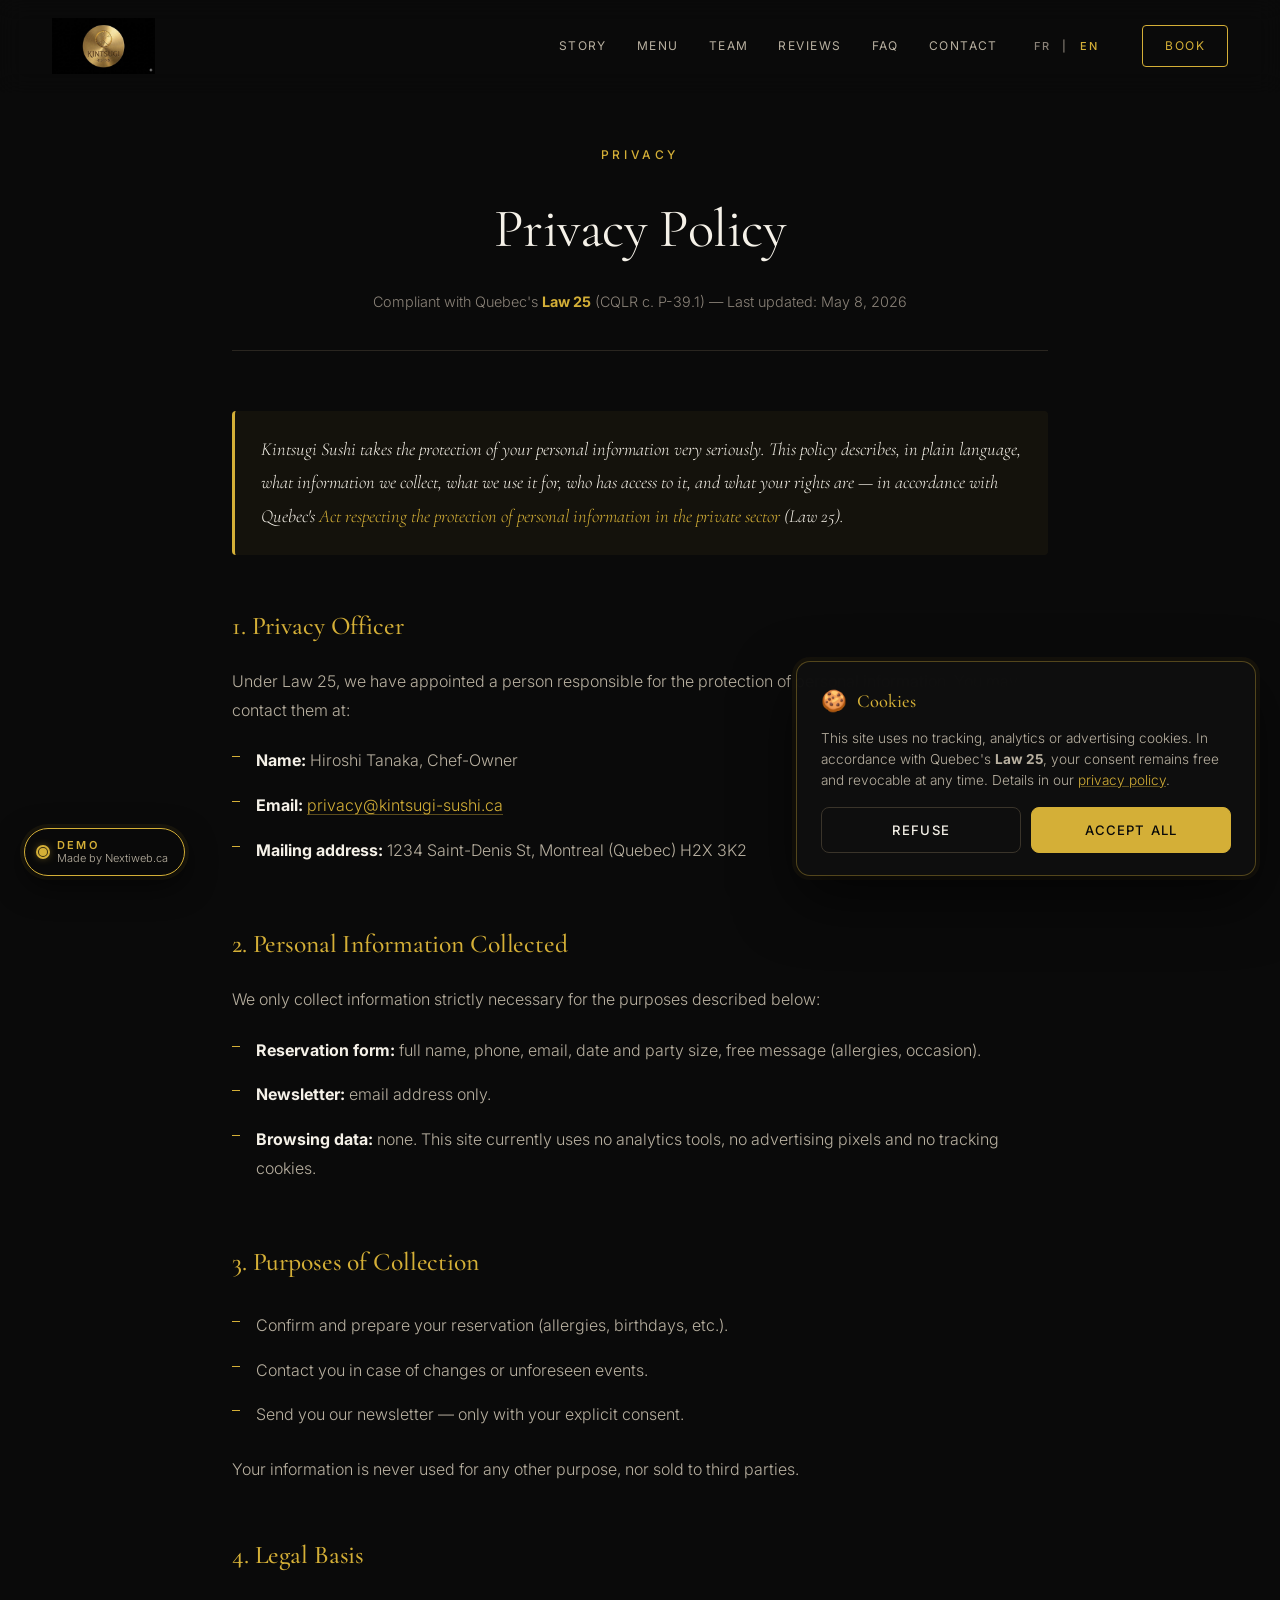
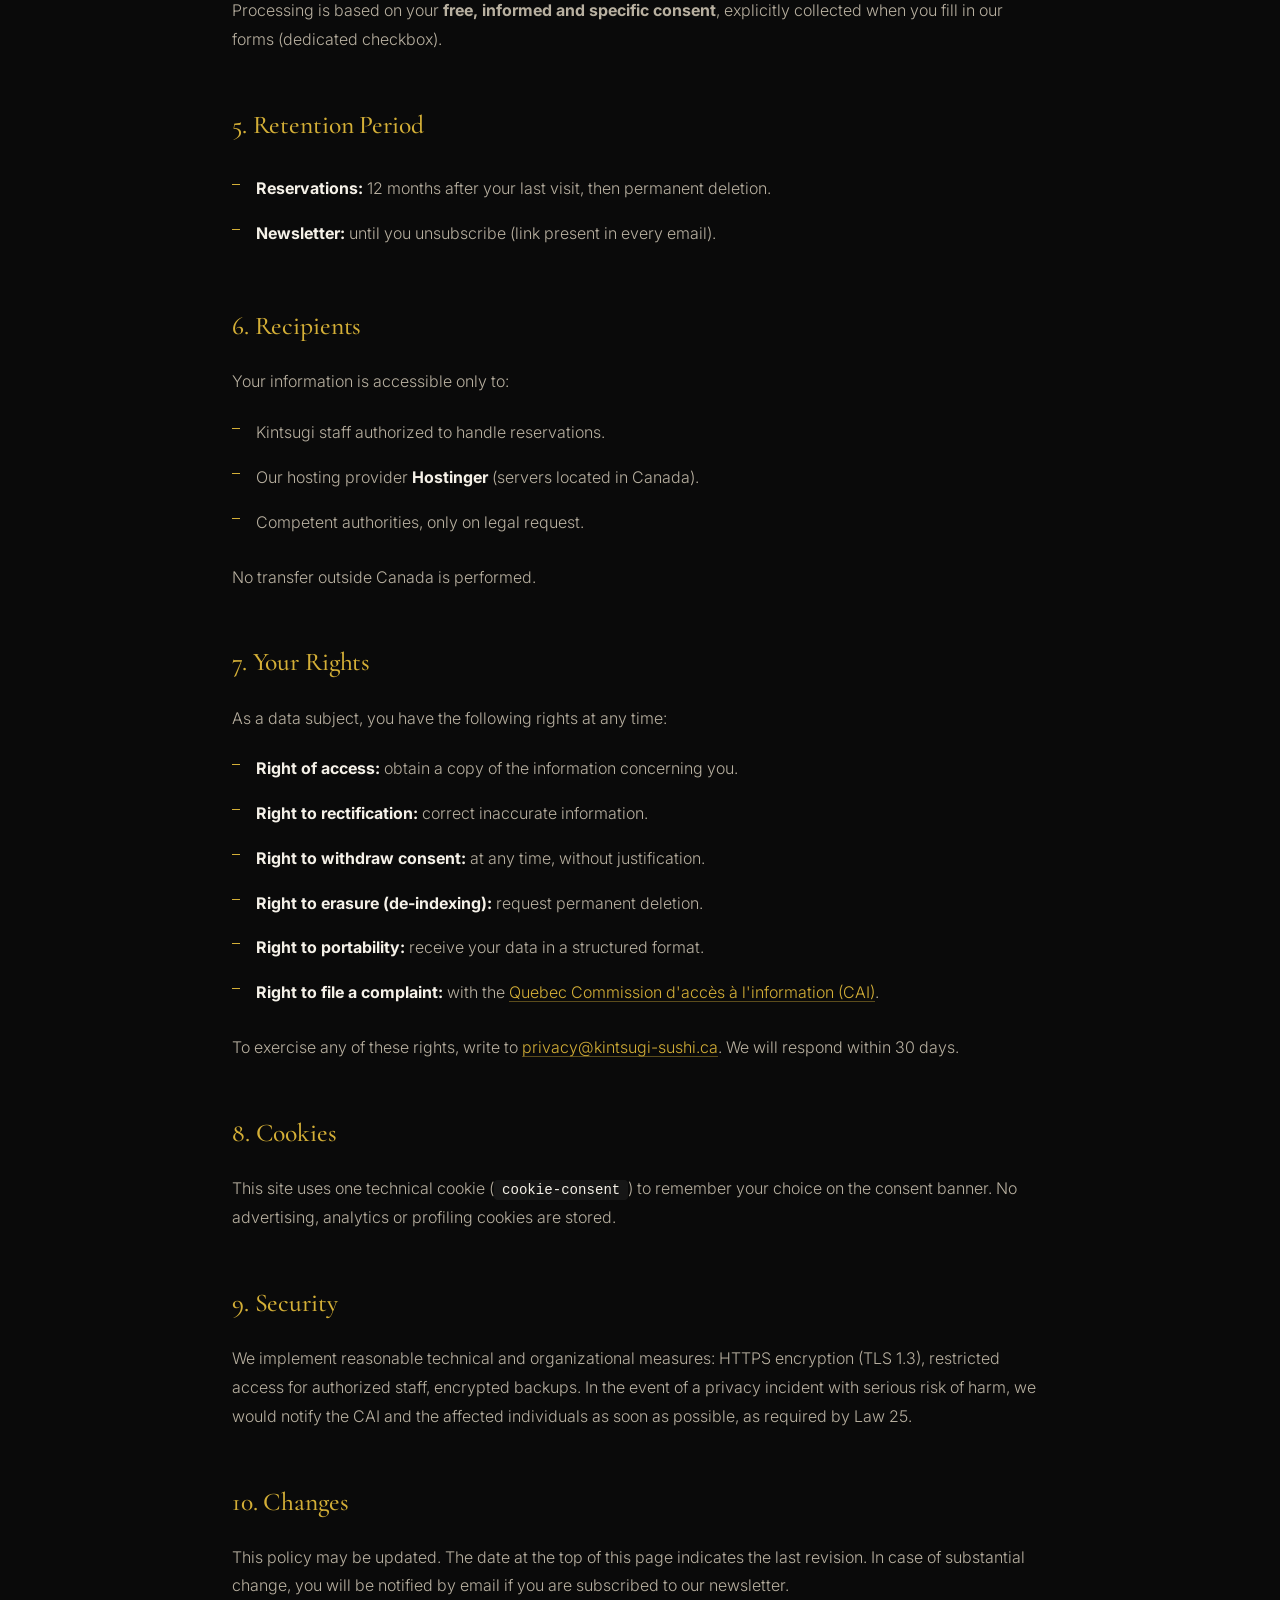
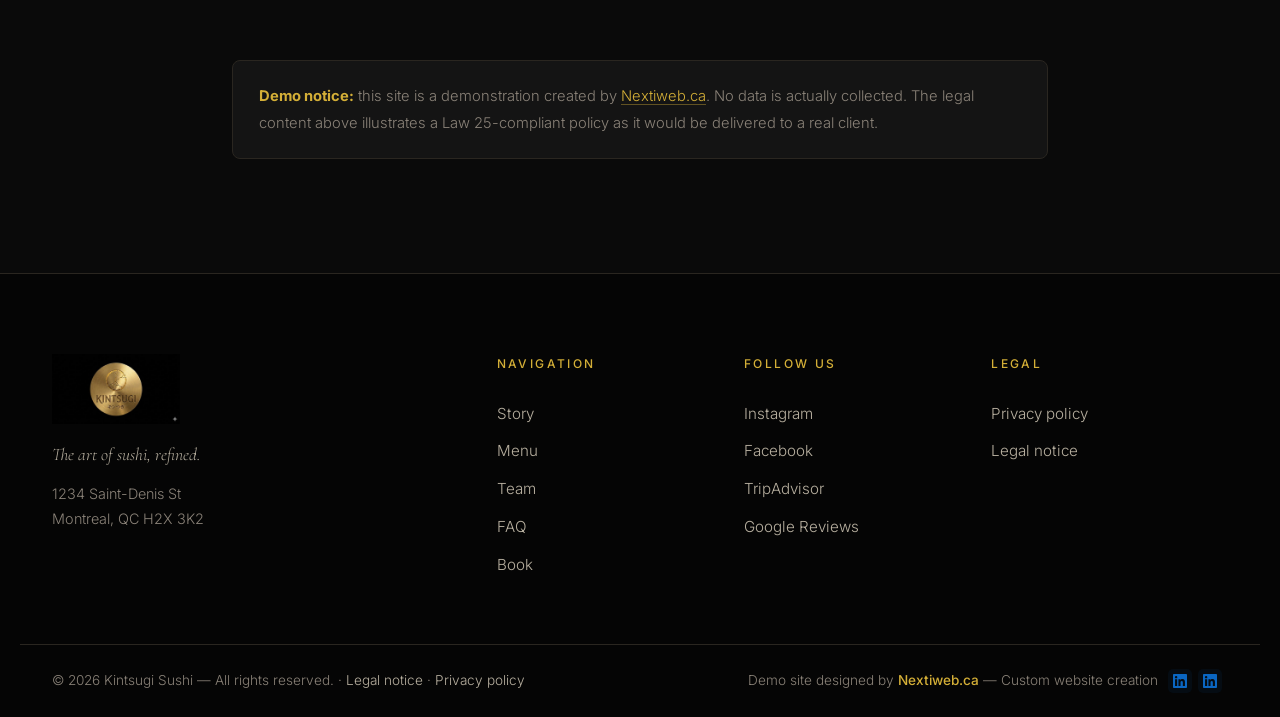
<file: privacy-policy.html>
<!DOCTYPE html>
<html lang="en-CA">
<head>
  <meta charset="UTF-8" />
  <meta name="viewport" content="width=device-width, initial-scale=1.0" />
  <meta name="theme-color" content="#0a0a0a" />
  <title>Privacy Policy — Kintsugi Sushi</title>
  <meta name="description" content="Privacy policy for Kintsugi Sushi. Compliant with Quebec's Law 25 on the protection of personal information." />
  <meta name="robots" content="noindex, follow" />
  <link rel="canonical" href="https://restaurant-cafe.nextiwebstudio.ca/privacy-policy.html" />
  <link rel="alternate" hreflang="fr-CA" href="https://restaurant-cafe.nextiwebstudio.ca/politique-confidentialite.html" />
  <link rel="alternate" hreflang="en-CA" href="https://restaurant-cafe.nextiwebstudio.ca/privacy-policy.html" />

  <link rel="icon" type="image/png" href="images/optimized/logo%20kintsugi%20transparant.png" />
  <link rel="preconnect" href="https://fonts.googleapis.com" />
  <link rel="preconnect" href="https://fonts.gstatic.com" crossorigin />
  <link href="https://fonts.googleapis.com/css2?family=Cormorant+Garamond:wght@300;400;500;600;700&family=Inter:wght@300;400;500;600&family=Noto+Serif+JP:wght@400;600&display=swap" rel="stylesheet" />
  <link rel="stylesheet" href="css/style.css" />
</head>
<body>
  <a href="#main" class="skip-link">Skip to main content</a>

  <header class="header" id="header" role="banner">
    <div class="header__inner">
      <a href="index-en.html" class="header__logo" aria-label="Kintsugi — Home">
        <img src="images/optimized/logo-fond-noir.jpg" alt="Kintsugi Logo" width="180" height="98" />
      </a>
      <nav class="header__nav" id="nav" aria-label="Main navigation">
        <a href="index-en.html#histoire" class="header__link">Story</a>
        <a href="index-en.html#menu" class="header__link">Menu</a>
        <a href="index-en.html#equipe" class="header__link">Team</a>
        <a href="index-en.html#avis" class="header__link">Reviews</a>
        <a href="index-en.html#faq" class="header__link">FAQ</a>
        <a href="index-en.html#contact" class="header__link">Contact</a>
        <div class="lang-switch" aria-label="Language selection">
          <a href="politique-confidentialite.html" class="lang-switch__link" hreflang="fr-CA" lang="fr-CA">FR</a>
          <span aria-hidden="true">|</span>
          <a href="privacy-policy.html" class="lang-switch__link is-active" hreflang="en-CA" lang="en-CA">EN</a>
        </div>
        <a href="index-en.html#reserver" class="header__link header__cta">Book</a>
      </nav>
      <button class="header__burger" id="burger" aria-label="Open menu" aria-expanded="false" aria-controls="nav">
        <span></span><span></span><span></span>
      </button>
    </div>
  </header>

  <main id="main" class="legal">
    <article class="legal__article container container--narrow">
      <header class="legal__header">
        <span class="eyebrow">Privacy</span>
        <h1>Privacy Policy</h1>
        <p class="legal__updated">Compliant with Quebec's <strong>Law 25</strong> (CQLR c. P-39.1) — Last updated: May 8, 2026</p>
      </header>

      <div class="legal__content">
        <p class="legal__intro">
          Kintsugi Sushi takes the protection of your personal information very seriously. This policy describes, in plain language, what information we collect, what we use it for, who has access to it, and what your rights are — in accordance with Quebec's <em>Act respecting the protection of personal information in the private sector</em> (Law 25).
        </p>

        <h2>1. Privacy Officer</h2>
        <p>Under Law 25, we have appointed a person responsible for the protection of personal information. You may contact them at:</p>
        <ul>
          <li><strong>Name:</strong> Hiroshi Tanaka, Chef-Owner</li>
          <li><strong>Email:</strong> <a href="mailto:privacy@kintsugi-sushi.ca">privacy@kintsugi-sushi.ca</a></li>
          <li><strong>Mailing address:</strong> 1234 Saint-Denis St, Montreal (Quebec) H2X 3K2</li>
        </ul>

        <h2>2. Personal Information Collected</h2>
        <p>We only collect information strictly necessary for the purposes described below:</p>
        <ul>
          <li><strong>Reservation form:</strong> full name, phone, email, date and party size, free message (allergies, occasion).</li>
          <li><strong>Newsletter:</strong> email address only.</li>
          <li><strong>Browsing data:</strong> none. This site currently uses no analytics tools, no advertising pixels and no tracking cookies.</li>
        </ul>

        <h2>3. Purposes of Collection</h2>
        <ul>
          <li>Confirm and prepare your reservation (allergies, birthdays, etc.).</li>
          <li>Contact you in case of changes or unforeseen events.</li>
          <li>Send you our newsletter — only with your explicit consent.</li>
        </ul>
        <p>Your information is never used for any other purpose, nor sold to third parties.</p>

        <h2>4. Legal Basis</h2>
        <p>Processing is based on your <strong>free, informed and specific consent</strong>, explicitly collected when you fill in our forms (dedicated checkbox).</p>

        <h2>5. Retention Period</h2>
        <ul>
          <li><strong>Reservations:</strong> 12 months after your last visit, then permanent deletion.</li>
          <li><strong>Newsletter:</strong> until you unsubscribe (link present in every email).</li>
        </ul>

        <h2>6. Recipients</h2>
        <p>Your information is accessible only to:</p>
        <ul>
          <li>Kintsugi staff authorized to handle reservations.</li>
          <li>Our hosting provider <strong>Hostinger</strong> (servers located in Canada).</li>
          <li>Competent authorities, only on legal request.</li>
        </ul>
        <p>No transfer outside Canada is performed.</p>

        <h2>7. Your Rights</h2>
        <p>As a data subject, you have the following rights at any time:</p>
        <ul>
          <li><strong>Right of access:</strong> obtain a copy of the information concerning you.</li>
          <li><strong>Right to rectification:</strong> correct inaccurate information.</li>
          <li><strong>Right to withdraw consent:</strong> at any time, without justification.</li>
          <li><strong>Right to erasure (de-indexing):</strong> request permanent deletion.</li>
          <li><strong>Right to portability:</strong> receive your data in a structured format.</li>
          <li><strong>Right to file a complaint:</strong> with the <a href="https://www.cai.gouv.qc.ca/en/" target="_blank" rel="noopener">Quebec Commission d'accès à l'information (CAI)</a>.</li>
        </ul>
        <p>To exercise any of these rights, write to <a href="mailto:privacy@kintsugi-sushi.ca">privacy@kintsugi-sushi.ca</a>. We will respond within 30 days.</p>

        <h2>8. Cookies</h2>
        <p>This site uses one technical cookie (<code>cookie-consent</code>) to remember your choice on the consent banner. No advertising, analytics or profiling cookies are stored.</p>

        <h2>9. Security</h2>
        <p>We implement reasonable technical and organizational measures: HTTPS encryption (TLS 1.3), restricted access for authorized staff, encrypted backups. In the event of a privacy incident with serious risk of harm, we would notify the CAI and the affected individuals as soon as possible, as required by Law 25.</p>

        <h2>10. Changes</h2>
        <p>This policy may be updated. The date at the top of this page indicates the last revision. In case of substantial change, you will be notified by email if you are subscribed to our newsletter.</p>

        <p class="legal__demo-note">
          <strong>Demo notice:</strong> this site is a demonstration created by <a href="https://nextiweb.ca" target="_blank" rel="noopener">Nextiweb.ca</a>. No data is actually collected. The legal content above illustrates a Law 25-compliant policy as it would be delivered to a real client.
        </p>
      </div>
    </article>
  </main>

  <footer class="footer" role="contentinfo">
    <div class="container footer__inner">
      <div class="footer__brand">
        <img src="images/optimized/logo-fond-noir.jpg" alt="Kintsugi Logo" width="200" height="109" loading="lazy" />
        <p>The art of sushi, refined.</p>
        <p class="footer__address">1234 Saint-Denis St<br/>Montreal, QC H2X 3K2</p>
      </div>
      <div class="footer__col">
        <h4>Navigation</h4>
        <a href="index-en.html#histoire">Story</a>
        <a href="index-en.html#menu">Menu</a>
        <a href="index-en.html#equipe">Team</a>
        <a href="index-en.html#faq">FAQ</a>
        <a href="index-en.html#reserver">Book</a>
      </div>
      <div class="footer__col">
        <h4>Follow us</h4>
        <a href="#" rel="noopener">Instagram</a>
        <a href="#" rel="noopener">Facebook</a>
        <a href="#" rel="noopener">TripAdvisor</a>
        <a href="#" rel="noopener">Google Reviews</a>
      </div>
      <div class="footer__col footer__newsletter">
        <h4>Legal</h4>
        <a href="privacy-policy.html">Privacy policy</a>
        <a href="legal-notice.html">Legal notice</a>
      </div>
    </div>
    <div class="footer__bottom">
      <p>&copy; 2026 Kintsugi Sushi — All rights reserved. · <a href="legal-notice.html">Legal notice</a> · <a href="privacy-policy.html">Privacy policy</a></p>
      <p class="footer__credit">
        Demo site designed by
        <a href="https://nextiweb.ca" target="_blank" rel="noopener">Nextiweb.ca</a>
        — Custom website creation
        <span class="footer__credit-social">
          <a href="https://www.linkedin.com/company/25819184/" target="_blank" rel="noopener" aria-label="Nextiweb on LinkedIn"><svg viewBox="0 0 24 24" width="14" height="14" fill="currentColor" aria-hidden="true"><path d="M20.447 20.452h-3.554v-5.569c0-1.328-.027-3.037-1.852-3.037-1.853 0-2.136 1.445-2.136 2.939v5.667H9.351V9h3.414v1.561h.046c.477-.9 1.637-1.85 3.37-1.85 3.601 0 4.267 2.37 4.267 5.455v6.286zM5.337 7.433a2.062 2.062 0 01-2.063-2.065 2.063 2.063 0 112.063 2.065zm1.782 13.019H3.555V9h3.564v11.452zM22.225 0H1.771C.792 0 0 .774 0 1.729v20.542C0 23.227.792 24 1.771 24h20.451C23.2 24 24 23.227 24 22.271V1.729C24 .774 23.2 0 22.222 0h.003z"/></svg></a>
          <a href="https://www.linkedin.com/in/khadija-ait-lassri/" target="_blank" rel="noopener" aria-label="Khadija Ait Lassri on LinkedIn"><svg viewBox="0 0 24 24" width="14" height="14" fill="currentColor" aria-hidden="true"><path d="M20.447 20.452h-3.554v-5.569c0-1.328-.027-3.037-1.852-3.037-1.853 0-2.136 1.445-2.136 2.939v5.667H9.351V9h3.414v1.561h.046c.477-.9 1.637-1.85 3.37-1.85 3.601 0 4.267 2.37 4.267 5.455v6.286zM5.337 7.433a2.062 2.062 0 01-2.063-2.065 2.063 2.063 0 112.063 2.065zm1.782 13.019H3.555V9h3.564v11.452zM22.225 0H1.771C.792 0 0 .774 0 1.729v20.542C0 23.227.792 24 1.771 24h20.451C23.2 24 24 23.227 24 22.271V1.729C24 .774 23.2 0 22.222 0h.003z"/></svg></a>
        </span>
      </p>
    </div>
  </footer>

  <a href="https://nextiweb.ca" class="demo-badge" target="_blank" rel="noopener" aria-label="Demo site created by Nextiweb — Visit nextiweb.ca">
    <span class="demo-badge__pulse"></span>
    <span class="demo-badge__text">
      <strong>Demo</strong>
      <span>Made by Nextiweb.ca</span>
    </span>
  </a>

  <script src="js/script.js"></script>
</body>
</html>
</file>
<file: fonts/fonts.css>
/* Cormorant Garamond — latin-ext */
@font-face {
  font-family: 'Cormorant Garamond';
  font-style: normal;
  font-weight: 300 600;
  font-display: swap;
  src: url('cormorant-latinext.woff2') format('woff2');
  unicode-range: U+0100-02BA, U+02BD-02C5, U+02C7-02CC, U+02CE-02D7, U+02DD-02FF, U+0304, U+0308, U+0329, U+1D00-1DBF, U+1E00-1E9F, U+1EF2-1EFF, U+2020, U+20A0-20AB, U+20AD-20C0, U+2113, U+2C60-2C7F, U+A720-A7FF;
}
/* Cormorant Garamond — latin */
@font-face {
  font-family: 'Cormorant Garamond';
  font-style: normal;
  font-weight: 300 600;
  font-display: swap;
  src: url('cormorant-latin.woff2') format('woff2');
  unicode-range: U+0000-00FF, U+0131, U+0152-0153, U+02BB-02BC, U+02C6, U+02DA, U+02DC, U+0304, U+0308, U+0329, U+2000-206F, U+20AC, U+2122, U+2191, U+2193, U+2212, U+2215, U+FEFF, U+FFFD;
}
/* Inter — latin-ext */
@font-face {
  font-family: 'Inter';
  font-style: normal;
  font-weight: 400 500;
  font-display: swap;
  src: url('inter-latinext.woff2') format('woff2');
  unicode-range: U+0100-02BA, U+02BD-02C5, U+02C7-02CC, U+02CE-02D7, U+02DD-02FF, U+0304, U+0308, U+0329, U+1D00-1DBF, U+1E00-1E9F, U+1EF2-1EFF, U+2020, U+20A0-20AB, U+20AD-20C0, U+2113, U+2C60-2C7F, U+A720-A7FF;
}
/* Inter — latin */
@font-face {
  font-family: 'Inter';
  font-style: normal;
  font-weight: 400 500;
  font-display: swap;
  src: url('inter-latin.woff2') format('woff2');
  unicode-range: U+0000-00FF, U+0131, U+0152-0153, U+02BB-02BC, U+02C6, U+02DA, U+02DC, U+0304, U+0308, U+0329, U+2000-206F, U+20AC, U+2122, U+2191, U+2193, U+2212, U+2215, U+FEFF, U+FFFD;
}
</file>
<file: css/style.css>
/* ============================================
   KINTSUGI — Sushi
   Demo Nextiweb · Charte: noir profond + or
   ============================================ */

:root {
  --bg: #0a0a0a;
  --bg-alt: #111111;
  --bg-soft: #161616;
  --surface: #1a1a1a;
  --surface-2: #1f1c17;
  --gold: #d4af37;
  --gold-soft: #b8932e;
  --gold-deep: #8a6d2a;
  --text: #f5f1e8;
  --text-muted: #b8b0a0;
  --text-soft: #8a8278;
  --border: #2a2620;
  --border-strong: #3a342a;
  --shadow-sm: 0 4px 12px rgba(0,0,0,0.5);
  --shadow-lg: 0 20px 60px rgba(0,0,0,0.6);
  --shadow-gold: 0 8px 30px rgba(212,175,55,0.25);

  --font-serif: "Cormorant Garamond", Georgia, serif;
  --font-sans: "Inter", system-ui, -apple-system, sans-serif;

  --maxw: 1240px;
  --maxw-narrow: 880px;
  --radius: 4px;
}

/* ============ RESET ============ */
/* Box-sizing universel : padding + border INCLUS dans la width.
   Indispensable pour eviter que les formulaires/cards ne debordent
   leur conteneur sur mobile. */
*, *::before, *::after { box-sizing: border-box; }
* { margin: 0; padding: 0; }

html {
  scroll-behavior: smooth;
  scroll-padding-top: 80px;
  overflow-x: clip; /* moderne, identique a hidden mais n'interdit pas position:sticky */
}
body {
  background: var(--bg);
  color: var(--text);
  font-family: var(--font-sans);
  font-weight: 300;
  line-height: 1.7;
  font-size: 16px;
  -webkit-font-smoothing: antialiased;
  overflow-x: clip;
  /* PAS de position:relative ni max-width:100vw ici :
     ces deux proprietes peuvent casser position:fixed du header sur iOS Safari.
     overflow-x: clip sur html + body suffit pour bloquer le scroll horizontal. */
}
/* Empeche tout enfant (image, video, code, iframe...) de declencher un scroll horizontal */
img, video, svg, iframe, table, pre, code { max-width: 100%; }
img { max-width: 100%; height: auto; display: block; }
picture { display: block; }
a { color: inherit; text-decoration: none; transition: color .25s; }
button { font: inherit; cursor: pointer; border: none; background: none; color: inherit; }
input, select, textarea { font: inherit; color: inherit; }

/* a11y skip link */
.skip-link {
  position: absolute; top: -100px; left: 0;
  background: var(--gold); color: #000;
  padding: 12px 24px; z-index: 200;
  transition: top .2s;
}
.skip-link:focus { top: 0; }

/* ============ UTILS ============ */
.container { max-width: var(--maxw); margin: 0 auto; padding: 0 32px; }
.container--narrow { max-width: var(--maxw-narrow); }
.container--split {
  display: grid; grid-template-columns: 1fr 1fr; gap: 80px; align-items: center;
}
/* CRUCIAL : les enfants directs d'un CSS grid ont min-width: auto par defaut,
   ce qui les fait gonfler au-dela du 1fr si leur contenu est plus large
   (input date, label long, etc.) -> section qui deborde sur mobile.
   min-width: 0 force le respect du 1fr. */
.container--split > * { min-width: 0; }
@media (max-width: 900px) {
  .container--split { grid-template-columns: 1fr; gap: 50px; }
}

.eyebrow {
  display: inline-block;
  font-family: var(--font-sans);
  font-size: 12px; font-weight: 500;
  letter-spacing: 0.3em; text-transform: uppercase;
  color: var(--gold);
  margin-bottom: 20px;
  position: relative; padding-left: 50px;
}
.eyebrow::before {
  content: ""; position: absolute; left: 0; top: 50%;
  width: 35px; height: 1px; background: var(--gold);
}

/* ============ TYPOGRAPHY ============ */
.section__title {
  font-family: var(--font-serif);
  font-weight: 400;
  font-size: clamp(2rem, 4vw, 3.5rem);
  line-height: 1.15;
  letter-spacing: -0.01em;
  color: var(--text);
  margin-bottom: 24px;
}
.section__title em {
  color: var(--gold);
  font-style: italic;
  font-weight: 500;
}
.section__title--center { text-align: center; }
.section__lead {
  font-size: 1.1rem;
  color: var(--text-muted);
  margin-bottom: 20px;
  max-width: 620px;
}
.section__lead em { color: var(--gold); font-style: italic; }
.section__lead strong { color: var(--text); font-weight: 500; }
.section__lead--center { margin-left: auto; margin-right: auto; text-align: center; }

.section__header { text-align: center; margin-bottom: 60px; }
.section__header .eyebrow { padding-left: 0; padding-right: 0; }
.section__header .eyebrow::before { display: none; }

/* ============ BUTTONS ============ */
.btn {
  display: inline-flex; align-items: center; justify-content: center;
  padding: 16px 36px;
  font-family: var(--font-sans); font-size: 13px; font-weight: 500;
  letter-spacing: 0.15em; text-transform: uppercase;
  border-radius: var(--radius);
  transition: all .3s cubic-bezier(.2,.8,.2,1);
  cursor: pointer; border: 1px solid transparent;
  white-space: nowrap;
}
.btn--gold {
  background: linear-gradient(135deg, var(--gold) 0%, var(--gold-soft) 100%);
  color: #0a0a0a;
  box-shadow: var(--shadow-gold);
}
.btn--gold:hover, .btn--gold:focus-visible {
  transform: translateY(-2px);
  box-shadow: 0 12px 35px rgba(212,175,55,0.4);
  background: linear-gradient(135deg, var(--gold-soft) 0%, var(--gold) 100%);
  outline: none;
}
.btn--ghost {
  background: transparent;
  color: var(--text);
  border: 1px solid var(--border-strong);
}
.btn--ghost:hover, .btn--ghost:focus-visible {
  border-color: var(--gold);
  color: var(--gold);
  outline: none;
}
.btn--full { width: 100%; }

/* ============ HEADER ============ */
.header {
  position: fixed; top: 0; left: 0; right: 0; z-index: 100;
  padding: 18px 0;
  background: rgba(10,10,10,0.4);
  backdrop-filter: blur(12px); -webkit-backdrop-filter: blur(12px);
  /* iOS Safari : force l'header dans son propre layer + assure que position:fixed
     reste ancre a la viewport meme si un ancetre a overflow:clip ou un transform */
  -webkit-transform: translateZ(0);
  transform: translateZ(0);
  will-change: transform, background;
  transition: all .3s;
  border-bottom: 1px solid transparent;
}
.header.is-scrolled {
  background: rgba(10,10,10,0.94);
  border-bottom-color: var(--border);
  padding: 12px 0;
}
.header__inner {
  max-width: var(--maxw); margin: 0 auto; padding: 0 32px;
  display: flex; align-items: center; justify-content: space-between;
  gap: 24px;
}
.header__logo img { height: 56px; width: auto; transition: height .3s; }
.header.is-scrolled .header__logo img { height: 44px; }

.header__nav {
  display: flex; align-items: center; gap: 30px;
}
.header__link {
  font-size: 12px; font-weight: 400;
  letter-spacing: 0.12em; text-transform: uppercase;
  color: var(--text-muted);
  position: relative;
}
.header__link:hover, .header__link:focus-visible { color: var(--gold); outline: none; }
.header__link:not(.header__cta)::after {
  content: ""; position: absolute; left: 0; bottom: -6px;
  width: 0; height: 1px; background: var(--gold);
  transition: width .3s;
}
.header__link:not(.header__cta):hover::after,
.header__link:not(.header__cta):focus-visible::after { width: 100%; }
.header__cta {
  padding: 10px 22px;
  border: 1px solid var(--gold);
  color: var(--gold) !important;
  border-radius: var(--radius);
}
.header__cta:hover, .header__cta:focus-visible {
  background: var(--gold); color: #0a0a0a !important;
}

/* Language switcher */
.lang-switch {
  display: inline-flex; align-items: center; gap: 6px;
  margin-right: 8px;
  font-size: 11px; font-weight: 500;
  letter-spacing: 0.15em; text-transform: uppercase;
}
.lang-switch span { color: var(--text-soft); }
.lang-switch__link {
  color: var(--text-soft); padding: 4px 6px;
  transition: color .25s;
}
.lang-switch__link:hover, .lang-switch__link:focus-visible {
  color: var(--gold); outline: none;
}
.lang-switch__link.is-active {
  color: var(--gold);
}
@media (max-width: 1000px) {
  .lang-switch {
    margin: 12px 0 0; padding-top: 16px;
    border-top: 1px solid var(--border); width: 100%;
    font-size: 13px;
  }
}

.header__burger {
  display: none; flex-direction: column; gap: 5px;
  width: 32px; height: 32px; align-items: center; justify-content: center;
}
.header__burger span {
  width: 24px; height: 2px; background: var(--text);
  transition: all .3s;
}
.header__burger.is-open span:nth-child(1) { transform: translateY(7px) rotate(45deg); }
.header__burger.is-open span:nth-child(2) { opacity: 0; }
.header__burger.is-open span:nth-child(3) { transform: translateY(-7px) rotate(-45deg); }

@media (max-width: 1000px) {
  .header__burger { display: flex; }
  .header__nav {
    position: fixed; top: 0; right: -100%; width: 80%; max-width: 360px; height: 100vh;
    background: var(--bg-alt); flex-direction: column; padding: 100px 40px 40px;
    gap: 24px; align-items: flex-start; transition: right .35s;
    border-left: 1px solid var(--border);
    overflow-y: auto;
  }
  .header__nav.is-open { right: 0; }
  .header__link { font-size: 16px; }
}

/* ============ HERO ============ */
.hero {
  position: relative; min-height: 100vh;
  display: flex; align-items: center; justify-content: center;
  overflow: hidden;
}
.hero__bg {
  position: absolute; inset: 0; display: block;
  width: 100%; height: 100%;
}
.hero__bg img {
  width: 100%; height: 100%; object-fit: cover;
  transform: scale(1.05);
  animation: heroZoom 14s ease-out forwards;
}
@keyframes heroZoom { to { transform: scale(1.15); } }
.hero__overlay {
  position: absolute; inset: 0;
  background:
    linear-gradient(180deg, rgba(10,10,10,0.65) 0%, rgba(10,10,10,0.55) 40%, rgba(10,10,10,0.75) 70%, rgba(10,10,10,0.97) 100%),
    radial-gradient(ellipse at center, rgba(0,0,0,0.35) 0%, rgba(0,0,0,0.65) 100%);
}
.hero__content {
  position: relative; z-index: 2; text-align: center;
  max-width: 800px; padding: 0 32px;
  animation: fadeUp 1.2s ease-out;
}
@keyframes fadeUp {
  from { opacity: 0; transform: translateY(30px); }
  to { opacity: 1; transform: translateY(0); }
}
.hero__kicker {
  display: inline-block;
  font-family: "Hiragino Mincho ProN", "Yu Mincho", Georgia, serif;
  color: var(--gold); font-size: 14px; letter-spacing: 0.3em;
  margin-bottom: 28px;
}
.hero__title {
  font-family: var(--font-serif); font-weight: 300;
  font-size: clamp(3rem, 7vw, 6rem);
  line-height: 1; letter-spacing: -0.02em; margin-bottom: 32px;
}
.hero__title em {
  font-style: italic; font-weight: 500;
  background: linear-gradient(135deg, var(--gold) 0%, #f0d574 50%, var(--gold) 100%);
  -webkit-background-clip: text; background-clip: text;
  -webkit-text-fill-color: transparent;
}
.hero__subtitle {
  font-size: 1.15rem;
  color: #d8d2c4;
  max-width: 600px; margin: 0 auto 44px;
  font-weight: 300;
  text-shadow: 0 2px 12px rgba(0,0,0,0.7);
  line-height: 1.65;
}
.hero__title {
  text-shadow: 0 4px 30px rgba(0,0,0,0.7);
}
.hero__kicker {
  text-shadow: 0 2px 10px rgba(0,0,0,0.8);
}
.hero__actions {
  display: flex; gap: 16px; justify-content: center; flex-wrap: wrap;
  margin-bottom: 36px;
}
.hero__trust {
  display: flex; gap: 14px; justify-content: center;
  font-size: 0.85rem; color: var(--text-soft);
  letter-spacing: 0.1em; flex-wrap: wrap;
}
.hero__trust span:first-child { color: var(--gold); }

.hero__scroll {
  position: absolute; bottom: 40px; left: 50%; transform: translateX(-50%);
  width: 30px; height: 50px; border: 1px solid var(--gold);
  border-radius: 20px; z-index: 2;
  display: flex; justify-content: center; padding-top: 10px;
}
.hero__scroll span {
  width: 4px; height: 8px; background: var(--gold); border-radius: 2px;
  animation: scrollHint 2s infinite;
}
@keyframes scrollHint {
  0% { transform: translateY(0); opacity: 1; }
  100% { transform: translateY(20px); opacity: 0; }
}

/* ============ SECTIONS ============ */
.section { padding: 120px 0; position: relative; }
.section--dark { background: var(--bg-alt); }
.section--menu { background: var(--bg); }
.section--ambiance {
  background: var(--bg-alt);
  background-image:
    radial-gradient(circle at 20% 0%, rgba(212,175,55,0.05) 0%, transparent 50%),
    radial-gradient(circle at 80% 100%, rgba(212,175,55,0.03) 0%, transparent 50%);
}
.section--reserve {
  background: linear-gradient(180deg, var(--bg) 0%, var(--bg-alt) 100%);
}
.section--contact { background: var(--bg-alt); }

@media (max-width: 700px) {
  .section { padding: 80px 0; }
}

/* ============ HISTOIRE — SPLIT ============ */
.split__media { position: relative; }
.split__media picture, .split__media img {
  width: 100%; height: 600px;
  border-radius: var(--radius);
  box-shadow: var(--shadow-lg);
  position: relative; z-index: 2;
}
.split__media img { object-fit: cover; }
.split__media-deco {
  position: absolute; top: 30px; left: 30px;
  width: 100%; height: 600px;
  border: 1px solid var(--gold);
  border-radius: var(--radius);
  z-index: 1;
}
@media (max-width: 900px) {
  .split__media picture, .split__media img, .split__media-deco { height: 420px; }
}

.stats {
  display: grid;
  grid-template-columns: repeat(3, 1fr);
  gap: 24px; margin-top: 40px;
  padding-top: 32px; border-top: 1px solid var(--border);
}
@media (max-width: 480px) {
  .stats { grid-template-columns: 1fr 1fr; }
}
.stat { display: flex; flex-direction: column; }
.stat strong {
  font-family: var(--font-serif); font-size: 2.5rem;
  color: var(--gold); font-weight: 500; line-height: 1;
}
.stat span {
  font-size: 0.85rem; color: var(--text-muted);
  letter-spacing: 0.1em; text-transform: uppercase;
  margin-top: 8px;
}

/* ============ MENU ============ */
.menu__tabs {
  display: flex; justify-content: center; gap: 8px; margin-bottom: 50px;
  flex-wrap: wrap;
}
.menu__tab {
  padding: 14px 28px;
  font-size: 13px; font-weight: 500;
  letter-spacing: 0.12em; text-transform: uppercase;
  color: var(--text-muted);
  border: 1px solid var(--border);
  border-radius: var(--radius);
  transition: all .25s;
}
.menu__tab:hover, .menu__tab:focus-visible {
  color: var(--gold); border-color: var(--border-strong);
  outline: none;
}
.menu__tab.is-active {
  background: var(--gold); color: #0a0a0a; border-color: var(--gold);
}

.menu__panel { display: none; animation: fadeIn .5s ease; }
.menu__panel.is-active { display: block; }
@keyframes fadeIn { from { opacity: 0; } to { opacity: 1; } }

.menu__grid {
  display: grid; grid-template-columns: repeat(auto-fit, minmax(420px, 1fr));
  gap: 30px;
}
@media (max-width: 600px) {
  .menu__grid { grid-template-columns: 1fr; }
}

.dish {
  display: grid; grid-template-columns: 200px 1fr;
  background: var(--surface);
  border: 1px solid var(--border);
  border-radius: var(--radius);
  overflow: hidden;
  transition: all .35s;
}
.dish:hover {
  border-color: var(--gold-deep);
  transform: translateY(-4px);
  box-shadow: var(--shadow-lg);
}
.dish__img { overflow: hidden; }
.dish__img picture, .dish__img img {
  width: 100%; height: 100%;
}
.dish__img img {
  object-fit: cover;
  transition: transform .6s;
}
.dish:hover .dish__img img { transform: scale(1.08); }
.dish__body { padding: 24px 28px; display: flex; flex-direction: column; justify-content: center; }
.dish__head {
  display: flex; justify-content: space-between; align-items: baseline;
  gap: 16px; margin-bottom: 10px;
}
.dish__head h3 {
  font-family: var(--font-serif); font-size: 1.45rem; font-weight: 500;
  color: var(--text);
}
.dish__price {
  font-family: var(--font-serif); font-size: 1.35rem; font-weight: 500;
  color: var(--gold); white-space: nowrap;
}
.dish__body p {
  color: var(--text-muted); font-size: 0.95rem; margin-bottom: 12px;
}
.dish__tag {
  display: inline-block; align-self: flex-start;
  font-size: 11px; letter-spacing: 0.15em; text-transform: uppercase;
  color: var(--gold);
  padding: 4px 10px; border: 1px solid var(--gold-deep);
  border-radius: 2px;
}
@media (max-width: 500px) {
  .dish { grid-template-columns: 1fr; }
  .dish__img { height: 200px; }
}
.menu__note {
  text-align: center; margin-top: 50px;
  color: var(--text-soft); font-size: 0.95rem; font-style: italic;
  max-width: 720px; margin-left: auto; margin-right: auto;
}
.menu__note strong { color: var(--gold); font-style: normal; }

/* ============ ÉQUIPE ============ */
.team {
  display: grid;
  /* min(100%, 360px) : sur mobile etroit, ne force PAS une min-width de 360px
     qui ferait deborder la grille. Adopte la largeur du parent si plus petite. */
  grid-template-columns: repeat(auto-fit, minmax(min(100%, 360px), 1fr));
  gap: 30px;
}
.team__member {
  background: var(--surface);
  border: 1px solid var(--border);
  border-radius: var(--radius);
  overflow: hidden;
  transition: all .35s;
  display: flex; flex-direction: column;
}
.team__member:hover {
  transform: translateY(-6px);
  border-color: var(--gold-deep);
  box-shadow: var(--shadow-lg);
}
.team__photo { aspect-ratio: 11/6; overflow: hidden; }
.team__photo img {
  width: 100%; height: 100%; object-fit: cover;
  transition: transform .8s;
}
.team__member:hover .team__photo img { transform: scale(1.05); }
.team__info { padding: 28px 32px; }
@media (max-width: 600px) {
  .team__info { padding: 22px 20px; }
  .team__info h3 { font-size: 1.5rem; }
}
.team__role {
  display: block;
  font-size: 11px; letter-spacing: 0.2em; text-transform: uppercase;
  color: var(--gold); margin-bottom: 10px;
}
.team__info h3 {
  font-family: var(--font-serif); font-size: 1.8rem;
  font-weight: 500; color: var(--text); margin-bottom: 14px;
}
.team__info p {
  color: var(--text-muted); font-size: 0.98rem;
}
.team__info p em { color: var(--gold); font-style: italic; }

/* ============ AMBIANCE / GALLERY ============ */
.gallery {
  display: grid;
  grid-template-columns: repeat(3, 1fr);
  grid-template-rows: 240px 240px;
  gap: 16px;
}
.gallery__item {
  overflow: hidden; border-radius: var(--radius);
  position: relative;
  height: 100%;
}
.gallery__item--lg { grid-column: span 2; grid-row: span 2; }
.gallery__item picture, .gallery__item img {
  width: 100%; height: 100%;
}
.gallery__item img {
  object-fit: cover;
  transition: transform .8s ease;
}
.gallery__item:hover img { transform: scale(1.06); }
.gallery__item::after {
  content: ""; position: absolute; inset: 0;
  background: linear-gradient(180deg, transparent 50%, rgba(10,10,10,0.4) 100%);
  pointer-events: none;
}
@media (max-width: 800px) {
  .gallery { grid-template-columns: 1fr 1fr; grid-template-rows: 200px 200px 200px; }
  .gallery__item--lg { grid-column: span 2; grid-row: span 1; height: 280px; }
}

/* ============ AVIS ============ */
.rating {
  display: flex; flex-direction: column; align-items: center; gap: 4px;
  margin-top: 16px;
}
.rating__stars { color: var(--gold); font-size: 1.5rem; letter-spacing: 0.15em; }
.rating__text { color: var(--text-muted); font-size: 0.9rem; }

.reviews {
  display: grid;
  /* min(100%, 320px) : meme principe que .team, evite l'overflow sur mobile */
  grid-template-columns: repeat(auto-fit, minmax(min(100%, 320px), 1fr));
  gap: 30px;
  margin-bottom: 60px;
}
.review {
  background: var(--surface); border: 1px solid var(--border);
  border-radius: var(--radius); padding: 32px 28px;
  display: flex; gap: 20px; align-items: flex-start;
  transition: all .35s;
  min-width: 0; /* empeche le contenu (citation longue) d'etendre la cellule */
}
@media (max-width: 600px) {
  .review { padding: 24px 20px; gap: 14px; }
}
.review:hover {
  border-color: var(--gold-deep);
  transform: translateY(-4px);
}
.review__avatar {
  flex-shrink: 0; width: 56px; height: 56px;
  border-radius: 50%;
  background: linear-gradient(135deg, var(--c1), var(--c2));
  color: #0a0a0a;
  display: flex; align-items: center; justify-content: center;
  font-family: var(--font-serif); font-weight: 600; font-size: 1.1rem;
}
.review__stars { color: var(--gold); margin-bottom: 12px; letter-spacing: 0.1em; }
.review__body p {
  font-style: italic; color: var(--text); margin-bottom: 16px;
  line-height: 1.7;
}
.review__body strong {
  display: block; color: var(--gold);
  font-family: var(--font-serif); font-size: 1.05rem; font-weight: 500;
}
.review__body span {
  font-size: 0.85rem; color: var(--text-soft);
}

/* CTA banner under reviews */
.cta-banner {
  text-align: center;
  padding: 50px 30px;
  background: linear-gradient(135deg, rgba(212,175,55,0.08), rgba(212,175,55,0.02));
  border: 1px solid var(--gold-deep);
  border-radius: var(--radius);
  position: relative; overflow: hidden;
}
@media (max-width: 600px) {
  .cta-banner { padding: 36px 20px; }
  .cta-banner h3 { font-size: 1.5rem; margin-bottom: 22px; }
}
.cta-banner::before {
  content: "金"; position: absolute;
  font-family: "Hiragino Mincho ProN", "Yu Mincho", Georgia, serif;
  font-size: 14rem; color: rgba(212,175,55,0.04);
  top: -40px; right: -20px; line-height: 1;
  pointer-events: none;
}
.cta-banner h3 {
  font-family: var(--font-serif); font-size: 2rem; font-weight: 400;
  color: var(--text); margin-bottom: 28px;
  position: relative; z-index: 1;
}

/* ============ FAQ ============ */
.faq { display: flex; flex-direction: column; gap: 12px; }
.faq__item {
  background: var(--surface);
  border: 1px solid var(--border);
  border-radius: var(--radius);
  overflow: hidden;
  transition: border-color .25s;
}
.faq__item[open] { border-color: var(--gold-deep); }
.faq__item summary {
  padding: 22px 28px;
  cursor: pointer;
  font-family: var(--font-serif);
  font-size: 1.2rem;
  color: var(--text);
  list-style: none;
  display: flex; justify-content: space-between; align-items: center;
  gap: 20px;
  transition: color .25s;
}
.faq__item summary::-webkit-details-marker { display: none; }
.faq__item summary::after {
  content: "+";
  color: var(--gold);
  font-size: 1.6rem;
  font-family: var(--font-sans);
  font-weight: 300;
  transition: transform .3s;
  flex-shrink: 0;
}
.faq__item[open] summary::after { transform: rotate(45deg); }
.faq__item summary:hover { color: var(--gold); }
.faq__item div {
  padding: 0 28px 22px;
  color: var(--text-muted);
  font-size: 0.98rem;
  border-top: 1px solid var(--border);
  padding-top: 18px;
}

/* ============ FORMULAIRE ============ */
.info-list { list-style: none; margin-top: 24px; }
.info-list li {
  display: flex; justify-content: space-between; align-items: center;
  padding: 16px 0; border-bottom: 1px solid var(--border);
  gap: 24px;
  flex-wrap: wrap; /* sur mobile, strong et span se mettent sur 2 lignes si manque de place */
}
.info-list li strong, .info-list li span, .info-list li a { min-width: 0; }
@media (max-width: 500px) {
  .info-list li { gap: 4px 16px; padding: 14px 0; }
  .info-list li span, .info-list li a { text-align: left; }
}
.info-list li strong {
  font-family: var(--font-serif); font-size: 1.05rem;
  color: var(--text); font-weight: 500;
}
.info-list li span, .info-list li a {
  color: var(--text-muted); text-align: right;
}
.info-list li a:hover { color: var(--gold); }
.info-list--lg li { padding: 18px 0; }
.info-list--lg li strong {
  font-size: 0.78rem; text-transform: uppercase;
  letter-spacing: 0.15em; color: var(--gold);
  font-family: var(--font-sans); font-weight: 500;
}
.info-list--lg li span, .info-list--lg li a {
  font-size: 1rem; color: var(--text); font-family: var(--font-serif);
}

.reserve__urgency {
  margin-top: 24px;
  padding: 14px 18px;
  background: rgba(212,175,55,0.08);
  border-left: 3px solid var(--gold);
  font-size: 0.95rem;
  color: var(--text);
  border-radius: 2px;
}
.reserve__urgency strong { color: var(--gold); }

.form {
  background: var(--surface);
  border: 1px solid var(--border);
  border-radius: var(--radius);
  padding: 40px;
  box-shadow: var(--shadow-lg);
  width: 100%;       /* garantit que le form occupe toute la colonne sans deborder */
  max-width: 100%;
}
.form__row { margin-bottom: 20px; }
.form__row--2 { display: grid; grid-template-columns: 1fr 1fr; gap: 20px; }
@media (max-width: 700px) {
  .form { padding: 28px 22px; border-radius: 12px; }
}
@media (max-width: 500px) {
  .form { padding: 24px 18px; }
  .form__row--2 { grid-template-columns: 1fr; }
}
/* Empeche les inputs/textarea de declencher un scroll horizontal */
.form__field input,
.form__field select,
.form__field textarea { width: 100%; max-width: 100%; min-width: 0; }

.form__field { display: flex; flex-direction: column; }
.form__field span {
  font-size: 12px; letter-spacing: 0.15em; text-transform: uppercase;
  color: var(--gold); margin-bottom: 10px; font-weight: 500;
}
.form__field input,
.form__field select,
.form__field textarea {
  background: var(--bg);
  border: 1px solid var(--border-strong);
  border-radius: var(--radius);
  padding: 14px 16px;
  /* iOS Safari : empeche input date / select / number d'avoir une largeur
     intrinseque plus grande que leur conteneur (probleme connu sur mobile) */
  -webkit-appearance: none; appearance: none;
  color: var(--text);
  font-size: 0.95rem;
  transition: border-color .25s;
  font-family: var(--font-sans);
}
.form__field input:focus,
.form__field select:focus,
.form__field textarea:focus {
  outline: none; border-color: var(--gold);
}
.form__field input:invalid:not(:placeholder-shown):not(:focus),
.form__field select:invalid:not(:focus) { border-color: #c44; }
.form__field textarea { resize: vertical; min-height: 80px; }
.form__field select { cursor: pointer; }
.form__note {
  text-align: center; margin-top: 16px;
  font-size: 0.85rem; color: var(--text-soft);
  line-height: 1.8;
}

/* ============ CONTACT / MAP ============ */
.socials {
  display: flex; gap: 12px; margin-top: 32px; flex-wrap: wrap;
}
.socials a {
  padding: 10px 20px;
  border: 1px solid var(--border-strong);
  border-radius: var(--radius);
  font-size: 0.85rem; letter-spacing: 0.1em; text-transform: uppercase;
  color: var(--text-muted);
  transition: all .25s;
}
.socials a:hover, .socials a:focus-visible {
  border-color: var(--gold); color: var(--gold); outline: none;
}

.map {
  height: 560px; border-radius: var(--radius); overflow: hidden;
  border: 1px solid var(--border);
  box-shadow: var(--shadow-lg);
}
.map iframe { width: 100%; height: 100%; border: 0; filter: invert(0.92) hue-rotate(180deg); }

/* ============ FOOTER ============ */
.footer {
  background: #050505;
  padding-top: 80px;
  border-top: 1px solid var(--border);
}
.footer__inner {
  display: grid;
  grid-template-columns: 2fr 1fr 1fr 1.2fr;
  gap: 50px;
  padding-bottom: 60px;
}
.footer__brand img { height: 70px; width: auto; margin-bottom: 16px; }
.footer__brand p {
  color: var(--text-muted); font-family: var(--font-serif);
  font-style: italic; font-size: 1.1rem;
  margin-bottom: 12px;
}
.footer__address {
  font-family: var(--font-sans) !important;
  font-style: normal !important;
  font-size: 0.9rem !important;
  color: var(--text-soft) !important;
}
.footer__col h4 {
  font-family: var(--font-sans); font-size: 12px;
  letter-spacing: 0.2em; text-transform: uppercase;
  color: var(--gold); margin-bottom: 20px; font-weight: 500;
}
.footer__col a {
  display: block; padding: 6px 0;
  color: var(--text-muted); font-size: 0.95rem;
}
.footer__col a:hover { color: var(--gold); padding-left: 4px; }

.footer__newsletter p {
  font-size: 0.9rem; color: var(--text-soft); margin-bottom: 16px;
}
.newsletter {
  display: flex; gap: 0;
  border: 1px solid var(--border-strong);
  border-radius: var(--radius);
  overflow: hidden;
}
.newsletter input {
  flex: 1; min-width: 0;
  background: var(--bg);
  padding: 12px 14px;
  font-size: 0.9rem;
  border: none;
}
.newsletter input:focus { outline: none; background: var(--bg-alt); }
.newsletter button {
  background: var(--gold); color: #0a0a0a;
  padding: 0 18px; font-size: 1.2rem; font-weight: 500;
  transition: background .25s;
}
.newsletter button:hover { background: var(--gold-soft); }
.newsletter.is-success input { display: none; }
.newsletter.is-success::after {
  content: "✓ Inscription confirmée";
  color: var(--gold); padding: 12px 14px; font-size: 0.9rem; flex: 1;
}

.footer__bottom {
  border-top: 1px solid var(--border);
  padding: 24px 32px;
  display: flex; justify-content: space-between; align-items: center;
  flex-wrap: wrap; gap: 16px;
  max-width: var(--maxw); margin: 0 auto;
  font-size: 0.85rem; color: var(--text-soft);
}
.footer__bottom a { color: var(--text-muted); }
.footer__bottom a:hover { color: var(--gold); }
.footer__credit a {
  color: var(--gold); font-weight: 500;
}
.footer__credit a:hover { text-decoration: underline; }

@media (max-width: 900px) {
  .footer__inner { grid-template-columns: 1fr 1fr; gap: 40px; padding: 0 32px 60px; }
  .footer__brand { grid-column: span 2; }
  .footer__bottom { flex-direction: column; text-align: center; }
}
@media (max-width: 500px) {
  .footer__inner { grid-template-columns: 1fr; }
  .footer__brand { grid-column: span 1; }
}

/* ============ DEMO BADGE — Nextiweb ============ */
.demo-badge {
  position: fixed;
  bottom: 24px; left: 24px;
  z-index: 90;
  display: flex; align-items: center; gap: 10px;
  padding: 10px 16px 10px 14px;
  background: rgba(10,10,10,0.92);
  border: 1px solid var(--gold);
  border-radius: 999px;
  box-shadow: 0 10px 30px rgba(0,0,0,0.6), 0 0 0 4px rgba(212,175,55,0.08);
  backdrop-filter: blur(10px); -webkit-backdrop-filter: blur(10px);
  transition: all .25s;
  text-decoration: none;
}
.demo-badge:hover {
  transform: translateY(-2px);
  border-color: #f0d574;
  box-shadow: 0 14px 40px rgba(0,0,0,0.7), 0 0 0 5px rgba(212,175,55,0.15);
}
.demo-badge__pulse {
  width: 8px; height: 8px;
  background: var(--gold); border-radius: 50%;
  position: relative; flex-shrink: 0;
  box-shadow: 0 0 10px var(--gold);
}
.demo-badge__pulse::after {
  content: ""; position: absolute; inset: -3px;
  border-radius: 50%; border: 2px solid var(--gold);
  animation: pulse 2s ease-out infinite;
}
@keyframes pulse {
  0% { transform: scale(0.8); opacity: 1; }
  100% { transform: scale(2); opacity: 0; }
}
.demo-badge__text {
  display: flex; flex-direction: column; line-height: 1.2;
}
.demo-badge__text strong {
  font-size: 11px; letter-spacing: 0.2em; text-transform: uppercase;
  color: var(--gold); font-weight: 600;
}
.demo-badge__text span {
  font-size: 11px; color: var(--text-muted);
}
@media (max-width: 600px) {
  .demo-badge { bottom: 16px; left: 16px; padding: 8px 14px 8px 12px; }
  .demo-badge__text strong { font-size: 10px; }
  .demo-badge__text span { font-size: 10px; }
}

/* ============ NEXTIWEB SERVICES ============ */
.nextiweb {
  position: relative;
  padding: 110px 0 120px;
  background:
    radial-gradient(ellipse at 15% 0%, rgba(212,175,55,0.08) 0%, transparent 55%),
    radial-gradient(ellipse at 85% 100%, rgba(212,175,55,0.05) 0%, transparent 55%),
    linear-gradient(180deg, #060606 0%, #0a0a0a 100%);
  overflow: hidden;
  border-top: 1px solid rgba(212,175,55,0.12);
}
.nextiweb__bg {
  position: absolute; inset: 0;
  background-image:
    linear-gradient(rgba(212,175,55,0.04) 1px, transparent 1px),
    linear-gradient(90deg, rgba(212,175,55,0.04) 1px, transparent 1px);
  background-size: 60px 60px;
  mask-image: radial-gradient(ellipse at center, #000 30%, transparent 75%);
  -webkit-mask-image: radial-gradient(ellipse at center, #000 30%, transparent 75%);
  pointer-events: none;
}
.nextiweb__header {
  text-align: center;
  margin-bottom: 64px;
  position: relative; z-index: 1;
}
.nextiweb__header .eyebrow {
  padding-left: 0;
  margin-bottom: 18px;
}
.nextiweb__header .eyebrow::before { display: none; }
.nextiweb__header .section__title { margin-bottom: 14px; }
.nextiweb__sub {
  font-family: var(--font-serif);
  font-size: clamp(1.3rem, 2.2vw, 1.7rem);
  font-weight: 300;
  color: var(--text-muted);
  margin-bottom: 22px;
  line-height: 1.3;
}
.nextiweb__sub em {
  color: var(--gold);
  font-style: italic;
  font-weight: 500;
}
.nextiweb__lead {
  max-width: 580px;
  margin: 0 auto;
  color: var(--text-soft);
  font-size: 0.98rem;
  line-height: 1.65;
}

.nextiweb__grid {
  display: grid;
  grid-template-columns: repeat(3, 1fr);
  gap: 22px;
  position: relative; z-index: 1;
}
@media (max-width: 1080px) {
  .nextiweb__grid { grid-template-columns: 1fr; max-width: 520px; margin: 0 auto; }
}

/* ----- Card glassmorphism + spotlight ----- */
.ncard {
  position: relative;
  display: flex;
  flex-direction: column;
  padding: 26px 24px;
  background: rgba(255,255,255,0.04);
  -webkit-backdrop-filter: blur(14px) saturate(140%);
  backdrop-filter: blur(14px) saturate(140%);
  border: 1px solid rgba(255,255,255,0.10);
  border-radius: 16px;
  text-decoration: none;
  color: inherit;
  overflow: hidden;
  transition:
    transform .35s cubic-bezier(.2,.8,.2,1),
    border-color .3s ease,
    box-shadow .35s ease,
    background .3s ease;
}
.ncard::before {
  content: "";
  position: absolute;
  inset: 0;
  border-radius: inherit;
  background: radial-gradient(
    420px circle at var(--mx, 50%) var(--my, 50%),
    rgba(212,175,55,0.18),
    transparent 55%
  );
  opacity: 0;
  transition: opacity .35s ease;
  pointer-events: none;
}
.ncard:hover,
.ncard:focus-visible {
  transform: translateY(-6px);
  border-color: rgba(212,175,55,0.55);
  background: rgba(255,255,255,0.055);
  box-shadow:
    0 22px 50px rgba(0,0,0,0.55),
    0 0 0 1px rgba(212,175,55,0.18) inset;
  outline: none;
}
.ncard:hover::before,
.ncard:focus-visible::before { opacity: 1; }

.ncard__icon {
  width: 38px; height: 38px;
  display: inline-flex; align-items: center; justify-content: center;
  border-radius: 10px;
  background: linear-gradient(135deg, rgba(212,175,55,0.18), rgba(212,175,55,0.06));
  border: 1px solid rgba(212,175,55,0.30);
  color: var(--gold);
  margin-bottom: 18px;
  transition: transform .35s ease, background .3s ease;
}
.ncard:hover .ncard__icon {
  transform: scale(1.06) rotate(-2deg);
  background: linear-gradient(135deg, rgba(212,175,55,0.28), rgba(212,175,55,0.10));
}

.ncard__title {
  font-family: var(--font-sans);
  font-size: 1.1rem;
  font-weight: 600;
  color: var(--text);
  margin-bottom: 10px;
  letter-spacing: -0.005em;
}
.ncard__text {
  font-size: 0.9rem;
  line-height: 1.6;
  color: rgba(255,255,255,0.72);
  margin-bottom: 22px;
  flex: 1;
}
.ncard__cta {
  display: inline-flex;
  align-items: center;
  gap: 6px;
  font-size: 0.85rem;
  font-weight: 500;
  letter-spacing: 0.04em;
  color: var(--gold);
  border-bottom: 1px solid transparent;
  align-self: flex-start;
  padding-bottom: 2px;
  transition: gap .3s ease, border-color .3s ease;
}
.ncard__arrow {
  transition: transform .3s ease;
  flex-shrink: 0;
}
.ncard:hover .ncard__cta,
.ncard:focus-visible .ncard__cta {
  gap: 12px;
  border-bottom-color: rgba(212,175,55,0.55);
}
.ncard:hover .ncard__arrow {
  transform: translateX(3px);
}

@media (max-width: 700px) {
  .nextiweb { padding: 80px 0 90px; }
}

/* ----- Footer credit : micro-icones LinkedIn ----- */
.footer__credit-social {
  display: inline-flex;
  gap: 6px;
  margin: 0 6px;
  vertical-align: middle;
}
.footer__credit-social a {
  display: inline-flex;
  align-items: center;
  justify-content: center;
  width: 24px; height: 24px;
  border-radius: 5px;
  color: #0a66c2;
  background: rgba(10,102,194,0.08);
  transition: color .2s, background .2s, transform .2s;
}
.footer__credit-social a:hover,
.footer__credit-social a:focus-visible {
  color: var(--gold);
  background: rgba(212,175,55,0.12);
  transform: translateY(-1px);
  outline: none;
}

/* ============ PAGES LEGALES (politique, mentions) ============ */
.legal {
  background: var(--bg);
  padding: 140px 0 100px;
  min-height: 80vh;
}
.legal__article { padding: 0 32px; }
.legal__header {
  text-align: center;
  margin-bottom: 60px;
  padding-bottom: 36px;
  border-bottom: 1px solid var(--border);
}
.legal__header .eyebrow {
  padding-left: 0;
  margin-bottom: 18px;
}
.legal__header .eyebrow::before { display: none; }
.legal__header h1 {
  font-family: var(--font-serif);
  font-size: clamp(2.2rem, 4.5vw, 3.4rem);
  font-weight: 400;
  color: var(--text);
  margin-bottom: 14px;
  letter-spacing: -0.01em;
}
.legal__updated {
  color: var(--text-soft);
  font-size: 0.9rem;
}
.legal__updated strong { color: var(--gold); }

.legal__content {
  font-size: 1rem;
  color: var(--text-muted);
  line-height: 1.8;
}
.legal__intro {
  font-family: var(--font-serif);
  font-size: 1.15rem;
  font-style: italic;
  color: var(--text);
  margin-bottom: 40px;
  padding: 22px 26px;
  background: rgba(212,175,55,0.05);
  border-left: 3px solid var(--gold);
  border-radius: 4px;
}
.legal__intro em { color: var(--gold); font-style: italic; }

.legal__content h2 {
  font-family: var(--font-serif);
  font-size: 1.6rem;
  font-weight: 500;
  color: var(--gold);
  margin: 48px 0 18px;
  letter-spacing: -0.005em;
}
.legal__content p { margin-bottom: 14px; }
.legal__content ul {
  list-style: none;
  padding: 0;
  margin: 0 0 18px;
}
.legal__content ul li {
  padding: 8px 0 8px 24px;
  position: relative;
}
.legal__content ul li::before {
  content: "";
  position: absolute;
  left: 0; top: 18px;
  width: 8px; height: 1px;
  background: var(--gold);
}
.legal__content ul li strong { color: var(--text); }
.legal__content a {
  color: var(--gold);
  text-decoration: underline;
  text-decoration-color: rgba(212,175,55,0.4);
  text-underline-offset: 3px;
  transition: text-decoration-color .25s;
}
.legal__content a:hover { text-decoration-color: var(--gold); }
.legal__content code {
  font-family: ui-monospace, monospace;
  background: rgba(255,255,255,0.05);
  padding: 2px 8px;
  border-radius: 4px;
  font-size: 0.88em;
  color: var(--text);
}

.legal__demo-note {
  margin-top: 60px;
  padding: 22px 26px;
  background: rgba(255,255,255,0.04);
  border: 1px solid var(--border);
  border-radius: 8px;
  font-size: 0.92rem;
  color: var(--text-soft);
}
.legal__demo-note strong { color: var(--gold); }

/* ============ CONSENTEMENT FORMULAIRES ============ */
.form__consent {
  margin: 18px 0 8px;
  padding: 14px 16px;
  background: rgba(212,175,55,0.04);
  border-left: 2px solid var(--gold-deep);
  border-radius: 2px;
}
.form__consent label {
  display: flex;
  align-items: flex-start;
  gap: 12px;
  cursor: pointer;
  font-size: 0.86rem;
  line-height: 1.55;
  color: var(--text-muted);
}
.form__consent input[type="checkbox"] {
  flex-shrink: 0;
  width: 18px; height: 18px;
  margin-top: 2px;
  accent-color: var(--gold);
  cursor: pointer;
}
.form__consent a {
  color: var(--gold);
  text-decoration: underline;
  text-decoration-color: rgba(212,175,55,0.4);
  text-underline-offset: 2px;
}
.form__consent a:hover { text-decoration-color: var(--gold); }

.form__privacy-info {
  font-size: 0.78rem;
  color: var(--text-soft);
  line-height: 1.55;
  margin-top: 14px;
  padding-top: 14px;
  border-top: 1px dashed var(--border);
  font-style: italic;
}

/* Newsletter consent (compact, sous le champ email) */
.newsletter__consent {
  display: flex;
  align-items: flex-start;
  gap: 8px;
  margin-top: 10px;
  font-size: 0.74rem;
  color: var(--text-soft);
  line-height: 1.5;
  cursor: pointer;
}
.newsletter__consent input[type="checkbox"] {
  flex-shrink: 0;
  width: 14px; height: 14px;
  margin-top: 2px;
  accent-color: var(--gold);
  cursor: pointer;
}
.newsletter__consent a {
  color: var(--gold);
  text-decoration: underline;
  text-decoration-color: rgba(212,175,55,0.4);
  text-underline-offset: 2px;
}

/* ============ BANDEAU COOKIES (Loi 25) ============ */
.cookie-banner {
  position: fixed;
  bottom: 24px;
  right: 24px;
  z-index: 110;
  max-width: 460px;
  background: rgba(15,15,15,0.96);
  border: 1px solid rgba(212,175,55,0.35);
  border-radius: 14px;
  padding: 22px 24px;
  box-shadow: 0 24px 60px rgba(0,0,0,0.6), 0 0 0 4px rgba(212,175,55,0.06);
  backdrop-filter: blur(14px);
  -webkit-backdrop-filter: blur(14px);
  color: var(--text);
  transform: translateY(120%);
  opacity: 0;
  transition: transform .5s cubic-bezier(.2,.8,.2,1), opacity .5s ease;
}
.cookie-banner.is-visible {
  transform: translateY(0);
  opacity: 1;
}
.cookie-banner__title {
  font-family: var(--font-serif);
  font-size: 1.15rem;
  font-weight: 500;
  color: var(--gold);
  margin-bottom: 8px;
  display: flex; align-items: center; gap: 10px;
}
.cookie-banner__title::before {
  content: "🍪";
  font-size: 1.3rem;
}
.cookie-banner__text {
  font-size: 0.85rem;
  color: var(--text-muted);
  line-height: 1.55;
  margin-bottom: 16px;
}
.cookie-banner__text a {
  color: var(--gold);
  text-decoration: underline;
  text-decoration-color: rgba(212,175,55,0.4);
}
.cookie-banner__actions {
  display: flex;
  gap: 10px;
}
.cookie-banner__btn {
  flex: 1;
  padding: 11px 18px;
  font-size: 0.82rem;
  font-weight: 500;
  letter-spacing: 0.08em;
  text-transform: uppercase;
  border-radius: 8px;
  border: 1px solid;
  cursor: pointer;
  transition: all .25s;
}
.cookie-banner__btn--accept {
  background: var(--gold);
  color: #0a0a0a;
  border-color: var(--gold);
}
.cookie-banner__btn--accept:hover {
  background: var(--gold-soft);
  border-color: var(--gold-soft);
  transform: translateY(-1px);
}
.cookie-banner__btn--refuse {
  background: transparent;
  color: var(--text);
  border-color: var(--border-strong);
}
.cookie-banner__btn--refuse:hover {
  border-color: var(--text);
}
@media (max-width: 600px) {
  .cookie-banner {
    left: 16px; right: 16px; bottom: 16px;
    max-width: none;
    padding: 18px 20px;
  }
  .cookie-banner__actions { flex-direction: column-reverse; }
}

/* ============ ANIMATIONS SCROLL ============ */
.reveal {
  opacity: 0; transform: translateY(30px);
  transition: opacity .8s ease, transform .8s ease;
}
.reveal.is-visible { opacity: 1; transform: translateY(0); }

/* Reduced motion */
@media (prefers-reduced-motion: reduce) {
  *, *::before, *::after {
    animation-duration: 0.01ms !important;
    transition-duration: 0.01ms !important;
  }
  .hero__bg img { animation: none; transform: none; }
}
</file>
<file: css/style.min.css>
﻿:root{--bg:#0a0a0a;--bg-alt:#111111;--bg-soft:#161616;--surface:#1a1a1a;--surface-2:#1f1c17;--gold:#d4af37;--gold-soft:#b8932e;--gold-deep:#8a6d2a;--text:#f5f1e8;--text-muted:#b8b0a0;--text-soft:#8a8278;--border:#2a2620;--border-strong:#3a342a;--shadow-sm:0 4px 12px rgba(0,0,0,0.5);--shadow-lg:0 20px 60px rgba(0,0,0,0.6);--shadow-gold:0 8px 30px rgba(212,175,55,0.25);--font-serif:"Cormorant Garamond",Georgia,serif;--font-sans:"Inter",system-ui,-apple-system,sans-serif;--maxw:1240px;--maxw-narrow:880px;--radius:4px;}*,*::before,*::after{box-sizing:border-box;}*{margin:0;padding:0;}html{scroll-behavior:smooth;scroll-padding-top:80px;overflow-x:clip;}body{background:var(--bg);color:var(--text);font-family:var(--font-sans);font-weight:300;line-height:1.7;font-size:16px;-webkit-font-smoothing:antialiased;overflow-x:clip;}img,video,svg,iframe,table,pre,code{max-width:100%;}img{max-width:100%;height:auto;display:block;}picture{display:block;}a{color:inherit;text-decoration:none;transition:color .25s;}button{font:inherit;cursor:pointer;border:none;background:none;color:inherit;}input,select,textarea{font:inherit;color:inherit;}.skip-link{position:absolute;top:-100px;left:0;background:var(--gold);color:#000;padding:12px 24px;z-index:200;transition:top .2s;}.skip-link:focus{top:0;}.container{max-width:var(--maxw);margin:0 auto;padding:0 32px;}.container--narrow{max-width:var(--maxw-narrow);}.container--split{display:grid;grid-template-columns:1fr 1fr;gap:80px;align-items:center;}.container--split > *{min-width:0;}@media (max-width:900px){.container--split{grid-template-columns:1fr;gap:50px;}}.eyebrow{display:inline-block;font-family:var(--font-sans);font-size:12px;font-weight:500;letter-spacing:0.3em;text-transform:uppercase;color:var(--gold);margin-bottom:20px;position:relative;padding-left:50px;}.eyebrow::before{content:"";position:absolute;left:0;top:50%;width:35px;height:1px;background:var(--gold);}.section__title{font-family:var(--font-serif);font-weight:400;font-size:clamp(2rem,4vw,3.5rem);line-height:1.15;letter-spacing:-0.01em;color:var(--text);margin-bottom:24px;}.section__title em{color:var(--gold);font-style:italic;font-weight:500;}.section__title--center{text-align:center;}.section__lead{font-size:1.1rem;color:var(--text-muted);margin-bottom:20px;max-width:620px;}.section__lead em{color:var(--gold);font-style:italic;}.section__lead strong{color:var(--text);font-weight:500;}.section__lead--center{margin-left:auto;margin-right:auto;text-align:center;}.section__header{text-align:center;margin-bottom:60px;}.section__header .eyebrow{padding-left:0;padding-right:0;}.section__header .eyebrow::before{display:none;}.btn{display:inline-flex;align-items:center;justify-content:center;padding:16px 36px;font-family:var(--font-sans);font-size:13px;font-weight:500;letter-spacing:0.15em;text-transform:uppercase;border-radius:var(--radius);transition:all .3s cubic-bezier(.2,.8,.2,1);cursor:pointer;border:1px solid transparent;white-space:nowrap;}.btn--gold{background:linear-gradient(135deg,var(--gold) 0%,var(--gold-soft) 100%);color:#0a0a0a;box-shadow:var(--shadow-gold);}.btn--gold:hover,.btn--gold:focus-visible{transform:translateY(-2px);box-shadow:0 12px 35px rgba(212,175,55,0.4);background:linear-gradient(135deg,var(--gold-soft) 0%,var(--gold) 100%);outline:none;}.btn--ghost{background:transparent;color:var(--text);border:1px solid var(--border-strong);}.btn--ghost:hover,.btn--ghost:focus-visible{border-color:var(--gold);color:var(--gold);outline:none;}.btn--full{width:100%;}.header{position:fixed;top:0;left:0;right:0;z-index:100;padding:18px 0;background:rgba(10,10,10,0.4);backdrop-filter:blur(12px);-webkit-backdrop-filter:blur(12px);-webkit-transform:translateZ(0);transform:translateZ(0);will-change:transform,background;transition:all .3s;border-bottom:1px solid transparent;}.header.is-scrolled{background:rgba(10,10,10,0.94);border-bottom-color:var(--border);padding:12px 0;}.header__inner{max-width:var(--maxw);margin:0 auto;padding:0 32px;display:flex;align-items:center;justify-content:space-between;gap:24px;}.header__logo img{height:56px;width:auto;transition:height .3s;}.header.is-scrolled .header__logo img{height:44px;}.header__nav{display:flex;align-items:center;gap:30px;}.header__link{font-size:12px;font-weight:400;letter-spacing:0.12em;text-transform:uppercase;color:var(--text-muted);position:relative;}.header__link:hover,.header__link:focus-visible{color:var(--gold);outline:none;}.header__link:not(.header__cta)::after{content:"";position:absolute;left:0;bottom:-6px;width:0;height:1px;background:var(--gold);transition:width .3s;}.header__link:not(.header__cta):hover::after,.header__link:not(.header__cta):focus-visible::after{width:100%;}.header__cta{padding:10px 22px;border:1px solid var(--gold);color:var(--gold) !important;border-radius:var(--radius);}.header__cta:hover,.header__cta:focus-visible{background:var(--gold);color:#0a0a0a !important;}.lang-switch{display:inline-flex;align-items:center;gap:6px;margin-right:8px;font-size:11px;font-weight:500;letter-spacing:0.15em;text-transform:uppercase;}.lang-switch span{color:var(--text-soft);}.lang-switch__link{color:var(--text-soft);padding:4px 6px;transition:color .25s;}.lang-switch__link:hover,.lang-switch__link:focus-visible{color:var(--gold);outline:none;}.lang-switch__link.is-active{color:var(--gold);}@media (max-width:1000px){.lang-switch{margin:12px 0 0;padding-top:16px;border-top:1px solid var(--border);width:100%;font-size:13px;}}.header__burger{display:none;flex-direction:column;gap:5px;width:32px;height:32px;align-items:center;justify-content:center;}.header__burger span{width:24px;height:2px;background:var(--text);transition:all .3s;}.header__burger.is-open span:nth-child(1){transform:translateY(7px) rotate(45deg);}.header__burger.is-open span:nth-child(2){opacity:0;}.header__burger.is-open span:nth-child(3){transform:translateY(-7px) rotate(-45deg);}@media (max-width:1000px){.header__burger{display:flex;}.header__nav{position:fixed;top:0;right:-100%;width:80%;max-width:360px;height:100vh;background:var(--bg-alt);flex-direction:column;padding:100px 40px 40px;gap:24px;align-items:flex-start;transition:right .35s;border-left:1px solid var(--border);overflow-y:auto;}.header__nav.is-open{right:0;}.header__link{font-size:16px;}}.hero{position:relative;min-height:100vh;display:flex;align-items:center;justify-content:center;overflow:hidden;}.hero__bg{position:absolute;inset:0;display:block;width:100%;height:100%;}.hero__bg img{width:100%;height:100%;object-fit:cover;transform:scale(1.05);animation:heroZoom 14s ease-out forwards;}@keyframes heroZoom{to{transform:scale(1.15);}}.hero__overlay{position:absolute;inset:0;background:linear-gradient(180deg,rgba(10,10,10,0.65) 0%,rgba(10,10,10,0.55) 40%,rgba(10,10,10,0.75) 70%,rgba(10,10,10,0.97) 100%),radial-gradient(ellipse at center,rgba(0,0,0,0.35) 0%,rgba(0,0,0,0.65) 100%);}.hero__content{position:relative;z-index:2;text-align:center;max-width:800px;padding:0 32px;animation:fadeUp 1.2s ease-out;}@keyframes fadeUp{from{opacity:0;transform:translateY(30px);}to{opacity:1;transform:translateY(0);}}.hero__kicker{display:inline-block;font-family:"Hiragino Mincho ProN","Yu Mincho",Georgia,serif;color:var(--gold);font-size:14px;letter-spacing:0.3em;margin-bottom:28px;}.hero__title{font-family:var(--font-serif);font-weight:300;font-size:clamp(3rem,7vw,6rem);line-height:1;letter-spacing:-0.02em;margin-bottom:32px;}.hero__title em{font-style:italic;font-weight:500;background:linear-gradient(135deg,var(--gold) 0%,#f0d574 50%,var(--gold) 100%);-webkit-background-clip:text;background-clip:text;-webkit-text-fill-color:transparent;}.hero__subtitle{font-size:1.15rem;color:#d8d2c4;max-width:600px;margin:0 auto 44px;font-weight:300;text-shadow:0 2px 12px rgba(0,0,0,0.7);line-height:1.65;}.hero__title{text-shadow:0 4px 30px rgba(0,0,0,0.7);}.hero__kicker{text-shadow:0 2px 10px rgba(0,0,0,0.8);}.hero__actions{display:flex;gap:16px;justify-content:center;flex-wrap:wrap;margin-bottom:36px;}.hero__trust{display:flex;gap:14px;justify-content:center;font-size:0.85rem;color:var(--text-soft);letter-spacing:0.1em;flex-wrap:wrap;}.hero__trust span:first-child{color:var(--gold);}.hero__scroll{position:absolute;bottom:40px;left:50%;transform:translateX(-50%);width:30px;height:50px;border:1px solid var(--gold);border-radius:20px;z-index:2;display:flex;justify-content:center;padding-top:10px;}.hero__scroll span{width:4px;height:8px;background:var(--gold);border-radius:2px;animation:scrollHint 2s infinite;}@keyframes scrollHint{0%{transform:translateY(0);opacity:1;}100%{transform:translateY(20px);opacity:0;}}.section{padding:120px 0;position:relative;}.section--dark{background:var(--bg-alt);}.section--menu{background:var(--bg);}.section--ambiance{background:var(--bg-alt);background-image:radial-gradient(circle at 20% 0%,rgba(212,175,55,0.05) 0%,transparent 50%),radial-gradient(circle at 80% 100%,rgba(212,175,55,0.03) 0%,transparent 50%);}.section--reserve{background:linear-gradient(180deg,var(--bg) 0%,var(--bg-alt) 100%);}.section--contact{background:var(--bg-alt);}@media (max-width:700px){.section{padding:80px 0;}}.split__media{position:relative;}.split__media picture,.split__media img{width:100%;height:600px;border-radius:var(--radius);box-shadow:var(--shadow-lg);position:relative;z-index:2;}.split__media img{object-fit:cover;}.split__media-deco{position:absolute;top:30px;left:30px;width:100%;height:600px;border:1px solid var(--gold);border-radius:var(--radius);z-index:1;}@media (max-width:900px){.split__media picture,.split__media img,.split__media-deco{height:420px;}}.stats{display:grid;grid-template-columns:repeat(3,1fr);gap:24px;margin-top:40px;padding-top:32px;border-top:1px solid var(--border);}@media (max-width:480px){.stats{grid-template-columns:1fr 1fr;}}.stat{display:flex;flex-direction:column;}.stat strong{font-family:var(--font-serif);font-size:2.5rem;color:var(--gold);font-weight:500;line-height:1;}.stat span{font-size:0.85rem;color:var(--text-muted);letter-spacing:0.1em;text-transform:uppercase;margin-top:8px;}.menu__tabs{display:flex;justify-content:center;gap:8px;margin-bottom:50px;flex-wrap:wrap;}.menu__tab{padding:14px 28px;font-size:13px;font-weight:500;letter-spacing:0.12em;text-transform:uppercase;color:var(--text-muted);border:1px solid var(--border);border-radius:var(--radius);transition:all .25s;}.menu__tab:hover,.menu__tab:focus-visible{color:var(--gold);border-color:var(--border-strong);outline:none;}.menu__tab.is-active{background:var(--gold);color:#0a0a0a;border-color:var(--gold);}.menu__panel{display:none;animation:fadeIn .5s ease;}.menu__panel.is-active{display:block;}@keyframes fadeIn{from{opacity:0;}to{opacity:1;}}.menu__grid{display:grid;grid-template-columns:repeat(auto-fit,minmax(420px,1fr));gap:30px;}@media (max-width:600px){.menu__grid{grid-template-columns:1fr;}}.dish{display:grid;grid-template-columns:200px 1fr;background:var(--surface);border:1px solid var(--border);border-radius:var(--radius);overflow:hidden;transition:all .35s;}.dish:hover{border-color:var(--gold-deep);transform:translateY(-4px);box-shadow:var(--shadow-lg);}.dish__img{overflow:hidden;}.dish__img picture,.dish__img img{width:100%;height:100%;}.dish__img img{object-fit:cover;transition:transform .6s;}.dish:hover .dish__img img{transform:scale(1.08);}.dish__body{padding:24px 28px;display:flex;flex-direction:column;justify-content:center;}.dish__head{display:flex;justify-content:space-between;align-items:baseline;gap:16px;margin-bottom:10px;}.dish__head h3{font-family:var(--font-serif);font-size:1.45rem;font-weight:500;color:var(--text);}.dish__price{font-family:var(--font-serif);font-size:1.35rem;font-weight:500;color:var(--gold);white-space:nowrap;}.dish__body p{color:var(--text-muted);font-size:0.95rem;margin-bottom:12px;}.dish__tag{display:inline-block;align-self:flex-start;font-size:11px;letter-spacing:0.15em;text-transform:uppercase;color:var(--gold);padding:4px 10px;border:1px solid var(--gold-deep);border-radius:2px;}@media (max-width:500px){.dish{grid-template-columns:1fr;}.dish__img{height:200px;}}.menu__note{text-align:center;margin-top:50px;color:var(--text-soft);font-size:0.95rem;font-style:italic;max-width:720px;margin-left:auto;margin-right:auto;}.menu__note strong{color:var(--gold);font-style:normal;}.team{display:grid;grid-template-columns:repeat(auto-fit,minmax(min(100%,360px),1fr));gap:30px;}.team__member{background:var(--surface);border:1px solid var(--border);border-radius:var(--radius);overflow:hidden;transition:all .35s;display:flex;flex-direction:column;}.team__member:hover{transform:translateY(-6px);border-color:var(--gold-deep);box-shadow:var(--shadow-lg);}.team__photo{aspect-ratio:11/6;overflow:hidden;}.team__photo img{width:100%;height:100%;object-fit:cover;transition:transform .8s;}.team__member:hover .team__photo img{transform:scale(1.05);}.team__info{padding:28px 32px;}@media (max-width:600px){.team__info{padding:22px 20px;}.team__info h3{font-size:1.5rem;}}.team__role{display:block;font-size:11px;letter-spacing:0.2em;text-transform:uppercase;color:var(--gold);margin-bottom:10px;}.team__info h3{font-family:var(--font-serif);font-size:1.8rem;font-weight:500;color:var(--text);margin-bottom:14px;}.team__info p{color:var(--text-muted);font-size:0.98rem;}.team__info p em{color:var(--gold);font-style:italic;}.gallery{display:grid;grid-template-columns:repeat(3,1fr);grid-template-rows:240px 240px;gap:16px;}.gallery__item{overflow:hidden;border-radius:var(--radius);position:relative;height:100%;}.gallery__item--lg{grid-column:span 2;grid-row:span 2;}.gallery__item picture,.gallery__item img{width:100%;height:100%;}.gallery__item img{object-fit:cover;transition:transform .8s ease;}.gallery__item:hover img{transform:scale(1.06);}.gallery__item::after{content:"";position:absolute;inset:0;background:linear-gradient(180deg,transparent 50%,rgba(10,10,10,0.4) 100%);pointer-events:none;}@media (max-width:800px){.gallery{grid-template-columns:1fr 1fr;grid-template-rows:200px 200px 200px;}.gallery__item--lg{grid-column:span 2;grid-row:span 1;height:280px;}}.rating{display:flex;flex-direction:column;align-items:center;gap:4px;margin-top:16px;}.rating__stars{color:var(--gold);font-size:1.5rem;letter-spacing:0.15em;}.rating__text{color:var(--text-muted);font-size:0.9rem;}.reviews{display:grid;grid-template-columns:repeat(auto-fit,minmax(min(100%,320px),1fr));gap:30px;margin-bottom:60px;}.review{background:var(--surface);border:1px solid var(--border);border-radius:var(--radius);padding:32px 28px;display:flex;gap:20px;align-items:flex-start;transition:all .35s;min-width:0;}@media (max-width:600px){.review{padding:24px 20px;gap:14px;}}.review:hover{border-color:var(--gold-deep);transform:translateY(-4px);}.review__avatar{flex-shrink:0;width:56px;height:56px;border-radius:50%;background:linear-gradient(135deg,var(--c1),var(--c2));color:#0a0a0a;display:flex;align-items:center;justify-content:center;font-family:var(--font-serif);font-weight:600;font-size:1.1rem;}.review__stars{color:var(--gold);margin-bottom:12px;letter-spacing:0.1em;}.review__body p{font-style:italic;color:var(--text);margin-bottom:16px;line-height:1.7;}.review__body strong{display:block;color:var(--gold);font-family:var(--font-serif);font-size:1.05rem;font-weight:500;}.review__body span{font-size:0.85rem;color:var(--text-soft);}.cta-banner{text-align:center;padding:50px 30px;background:linear-gradient(135deg,rgba(212,175,55,0.08),rgba(212,175,55,0.02));border:1px solid var(--gold-deep);border-radius:var(--radius);position:relative;overflow:hidden;}@media (max-width:600px){.cta-banner{padding:36px 20px;}.cta-banner h3{font-size:1.5rem;margin-bottom:22px;}}.cta-banner::before{content:"金";position:absolute;font-family:"Hiragino Mincho ProN","Yu Mincho",Georgia,serif;font-size:14rem;color:rgba(212,175,55,0.04);top:-40px;right:-20px;line-height:1;pointer-events:none;}.cta-banner h3{font-family:var(--font-serif);font-size:2rem;font-weight:400;color:var(--text);margin-bottom:28px;position:relative;z-index:1;}.faq{display:flex;flex-direction:column;gap:12px;}.faq__item{background:var(--surface);border:1px solid var(--border);border-radius:var(--radius);overflow:hidden;transition:border-color .25s;}.faq__item[open]{border-color:var(--gold-deep);}.faq__item summary{padding:22px 28px;cursor:pointer;font-family:var(--font-serif);font-size:1.2rem;color:var(--text);list-style:none;display:flex;justify-content:space-between;align-items:center;gap:20px;transition:color .25s;}.faq__item summary::-webkit-details-marker{display:none;}.faq__item summary::after{content:"+";color:var(--gold);font-size:1.6rem;font-family:var(--font-sans);font-weight:300;transition:transform .3s;flex-shrink:0;}.faq__item[open] summary::after{transform:rotate(45deg);}.faq__item summary:hover{color:var(--gold);}.faq__item div{padding:0 28px 22px;color:var(--text-muted);font-size:0.98rem;border-top:1px solid var(--border);padding-top:18px;}.info-list{list-style:none;margin-top:24px;}.info-list li{display:flex;justify-content:space-between;align-items:center;padding:16px 0;border-bottom:1px solid var(--border);gap:24px;flex-wrap:wrap;}.info-list li strong,.info-list li span,.info-list li a{min-width:0;}@media (max-width:500px){.info-list li{gap:4px 16px;padding:14px 0;}.info-list li span,.info-list li a{text-align:left;}}.info-list li strong{font-family:var(--font-serif);font-size:1.05rem;color:var(--text);font-weight:500;}.info-list li span,.info-list li a{color:var(--text-muted);text-align:right;}.info-list li a:hover{color:var(--gold);}.info-list--lg li{padding:18px 0;}.info-list--lg li strong{font-size:0.78rem;text-transform:uppercase;letter-spacing:0.15em;color:var(--gold);font-family:var(--font-sans);font-weight:500;}.info-list--lg li span,.info-list--lg li a{font-size:1rem;color:var(--text);font-family:var(--font-serif);}.reserve__urgency{margin-top:24px;padding:14px 18px;background:rgba(212,175,55,0.08);border-left:3px solid var(--gold);font-size:0.95rem;color:var(--text);border-radius:2px;}.reserve__urgency strong{color:var(--gold);}.form{background:var(--surface);border:1px solid var(--border);border-radius:var(--radius);padding:40px;box-shadow:var(--shadow-lg);width:100%;max-width:100%;}.form__row{margin-bottom:20px;}.form__row--2{display:grid;grid-template-columns:1fr 1fr;gap:20px;}@media (max-width:700px){.form{padding:28px 22px;border-radius:12px;}}@media (max-width:500px){.form{padding:24px 18px;}.form__row--2{grid-template-columns:1fr;}}.form__field input,.form__field select,.form__field textarea{width:100%;max-width:100%;min-width:0;}.form__field{display:flex;flex-direction:column;}.form__field span{font-size:12px;letter-spacing:0.15em;text-transform:uppercase;color:var(--gold);margin-bottom:10px;font-weight:500;}.form__field input,.form__field select,.form__field textarea{background:var(--bg);border:1px solid var(--border-strong);border-radius:var(--radius);padding:14px 16px;-webkit-appearance:none;appearance:none;color:var(--text);font-size:0.95rem;transition:border-color .25s;font-family:var(--font-sans);}.form__field input:focus,.form__field select:focus,.form__field textarea:focus{outline:none;border-color:var(--gold);}.form__field input:invalid:not(:placeholder-shown):not(:focus),.form__field select:invalid:not(:focus){border-color:#c44;}.form__field textarea{resize:vertical;min-height:80px;}.form__field select{cursor:pointer;}.form__note{text-align:center;margin-top:16px;font-size:0.85rem;color:var(--text-soft);line-height:1.8;}.socials{display:flex;gap:12px;margin-top:32px;flex-wrap:wrap;}.socials a{padding:10px 20px;border:1px solid var(--border-strong);border-radius:var(--radius);font-size:0.85rem;letter-spacing:0.1em;text-transform:uppercase;color:var(--text-muted);transition:all .25s;}.socials a:hover,.socials a:focus-visible{border-color:var(--gold);color:var(--gold);outline:none;}.map{height:560px;border-radius:var(--radius);overflow:hidden;border:1px solid var(--border);box-shadow:var(--shadow-lg);}.map iframe{width:100%;height:100%;border:0;filter:invert(0.92) hue-rotate(180deg);}.footer{background:#050505;padding-top:80px;border-top:1px solid var(--border);}.footer__inner{display:grid;grid-template-columns:2fr 1fr 1fr 1.2fr;gap:50px;padding-bottom:60px;}.footer__brand img{height:70px;width:auto;margin-bottom:16px;}.footer__brand p{color:var(--text-muted);font-family:var(--font-serif);font-style:italic;font-size:1.1rem;margin-bottom:12px;}.footer__address{font-family:var(--font-sans) !important;font-style:normal !important;font-size:0.9rem !important;color:var(--text-soft) !important;}.footer__col h4{font-family:var(--font-sans);font-size:12px;letter-spacing:0.2em;text-transform:uppercase;color:var(--gold);margin-bottom:20px;font-weight:500;}.footer__col a{display:block;padding:6px 0;color:var(--text-muted);font-size:0.95rem;}.footer__col a:hover{color:var(--gold);padding-left:4px;}.footer__newsletter p{font-size:0.9rem;color:var(--text-soft);margin-bottom:16px;}.newsletter{display:flex;gap:0;border:1px solid var(--border-strong);border-radius:var(--radius);overflow:hidden;}.newsletter input{flex:1;min-width:0;background:var(--bg);padding:12px 14px;font-size:0.9rem;border:none;}.newsletter input:focus{outline:none;background:var(--bg-alt);}.newsletter button{background:var(--gold);color:#0a0a0a;padding:0 18px;font-size:1.2rem;font-weight:500;transition:background .25s;}.newsletter button:hover{background:var(--gold-soft);}.newsletter.is-success input{display:none;}.newsletter.is-success::after{content:"✓ Inscription confirmée";color:var(--gold);padding:12px 14px;font-size:0.9rem;flex:1;}.footer__bottom{border-top:1px solid var(--border);padding:24px 32px;display:flex;justify-content:space-between;align-items:center;flex-wrap:wrap;gap:16px;max-width:var(--maxw);margin:0 auto;font-size:0.85rem;color:var(--text-soft);}.footer__bottom a{color:var(--text-muted);}.footer__bottom a:hover{color:var(--gold);}.footer__credit a{color:var(--gold);font-weight:500;}.footer__credit a:hover{text-decoration:underline;}@media (max-width:900px){.footer__inner{grid-template-columns:1fr 1fr;gap:40px;padding:0 32px 60px;}.footer__brand{grid-column:span 2;}.footer__bottom{flex-direction:column;text-align:center;}}@media (max-width:500px){.footer__inner{grid-template-columns:1fr;}.footer__brand{grid-column:span 1;}}.demo-badge{position:fixed;bottom:24px;left:24px;z-index:90;display:flex;align-items:center;gap:10px;padding:10px 16px 10px 14px;background:rgba(10,10,10,0.92);border:1px solid var(--gold);border-radius:999px;box-shadow:0 10px 30px rgba(0,0,0,0.6),0 0 0 4px rgba(212,175,55,0.08);backdrop-filter:blur(10px);-webkit-backdrop-filter:blur(10px);transition:all .25s;text-decoration:none;}.demo-badge:hover{transform:translateY(-2px);border-color:#f0d574;box-shadow:0 14px 40px rgba(0,0,0,0.7),0 0 0 5px rgba(212,175,55,0.15);}.demo-badge__pulse{width:8px;height:8px;background:var(--gold);border-radius:50%;position:relative;flex-shrink:0;box-shadow:0 0 10px var(--gold);}.demo-badge__pulse::after{content:"";position:absolute;inset:-3px;border-radius:50%;border:2px solid var(--gold);animation:pulse 2s ease-out infinite;}@keyframes pulse{0%{transform:scale(0.8);opacity:1;}100%{transform:scale(2);opacity:0;}}.demo-badge__text{display:flex;flex-direction:column;line-height:1.2;}.demo-badge__text strong{font-size:11px;letter-spacing:0.2em;text-transform:uppercase;color:var(--gold);font-weight:600;}.demo-badge__text span{font-size:11px;color:var(--text-muted);}@media (max-width:600px){.demo-badge{bottom:16px;left:16px;padding:8px 14px 8px 12px;}.demo-badge__text strong{font-size:10px;}.demo-badge__text span{font-size:10px;}}.nextiweb{position:relative;padding:110px 0 120px;background:radial-gradient(ellipse at 15% 0%,rgba(212,175,55,0.08) 0%,transparent 55%),radial-gradient(ellipse at 85% 100%,rgba(212,175,55,0.05) 0%,transparent 55%),linear-gradient(180deg,#060606 0%,#0a0a0a 100%);overflow:hidden;border-top:1px solid rgba(212,175,55,0.12);}.nextiweb__bg{position:absolute;inset:0;background-image:linear-gradient(rgba(212,175,55,0.04) 1px,transparent 1px),linear-gradient(90deg,rgba(212,175,55,0.04) 1px,transparent 1px);background-size:60px 60px;mask-image:radial-gradient(ellipse at center,#000 30%,transparent 75%);-webkit-mask-image:radial-gradient(ellipse at center,#000 30%,transparent 75%);pointer-events:none;}.nextiweb__header{text-align:center;margin-bottom:64px;position:relative;z-index:1;}.nextiweb__header .eyebrow{padding-left:0;margin-bottom:18px;}.nextiweb__header .eyebrow::before{display:none;}.nextiweb__header .section__title{margin-bottom:14px;}.nextiweb__sub{font-family:var(--font-serif);font-size:clamp(1.3rem,2.2vw,1.7rem);font-weight:300;color:var(--text-muted);margin-bottom:22px;line-height:1.3;}.nextiweb__sub em{color:var(--gold);font-style:italic;font-weight:500;}.nextiweb__lead{max-width:580px;margin:0 auto;color:var(--text-soft);font-size:0.98rem;line-height:1.65;}.nextiweb__grid{display:grid;grid-template-columns:repeat(3,1fr);gap:22px;position:relative;z-index:1;}@media (max-width:1080px){.nextiweb__grid{grid-template-columns:1fr;max-width:520px;margin:0 auto;}}.ncard{position:relative;display:flex;flex-direction:column;padding:26px 24px;background:rgba(255,255,255,0.04);-webkit-backdrop-filter:blur(14px) saturate(140%);backdrop-filter:blur(14px) saturate(140%);border:1px solid rgba(255,255,255,0.10);border-radius:16px;text-decoration:none;color:inherit;overflow:hidden;transition:transform .35s cubic-bezier(.2,.8,.2,1),border-color .3s ease,box-shadow .35s ease,background .3s ease;}.ncard::before{content:"";position:absolute;inset:0;border-radius:inherit;background:radial-gradient( 420px circle at var(--mx,50%) var(--my,50%),rgba(212,175,55,0.18),transparent 55% );opacity:0;transition:opacity .35s ease;pointer-events:none;}.ncard:hover,.ncard:focus-visible{transform:translateY(-6px);border-color:rgba(212,175,55,0.55);background:rgba(255,255,255,0.055);box-shadow:0 22px 50px rgba(0,0,0,0.55),0 0 0 1px rgba(212,175,55,0.18) inset;outline:none;}.ncard:hover::before,.ncard:focus-visible::before{opacity:1;}.ncard__icon{width:38px;height:38px;display:inline-flex;align-items:center;justify-content:center;border-radius:10px;background:linear-gradient(135deg,rgba(212,175,55,0.18),rgba(212,175,55,0.06));border:1px solid rgba(212,175,55,0.30);color:var(--gold);margin-bottom:18px;transition:transform .35s ease,background .3s ease;}.ncard:hover .ncard__icon{transform:scale(1.06) rotate(-2deg);background:linear-gradient(135deg,rgba(212,175,55,0.28),rgba(212,175,55,0.10));}.ncard__title{font-family:var(--font-sans);font-size:1.1rem;font-weight:600;color:var(--text);margin-bottom:10px;letter-spacing:-0.005em;}.ncard__text{font-size:0.9rem;line-height:1.6;color:rgba(255,255,255,0.72);margin-bottom:22px;flex:1;}.ncard__cta{display:inline-flex;align-items:center;gap:6px;font-size:0.85rem;font-weight:500;letter-spacing:0.04em;color:var(--gold);border-bottom:1px solid transparent;align-self:flex-start;padding-bottom:2px;transition:gap .3s ease,border-color .3s ease;}.ncard__arrow{transition:transform .3s ease;flex-shrink:0;}.ncard:hover .ncard__cta,.ncard:focus-visible .ncard__cta{gap:12px;border-bottom-color:rgba(212,175,55,0.55);}.ncard:hover .ncard__arrow{transform:translateX(3px);}@media (max-width:700px){.nextiweb{padding:80px 0 90px;}}.footer__credit-social{display:inline-flex;gap:6px;margin:0 6px;vertical-align:middle;}.footer__credit-social a{display:inline-flex;align-items:center;justify-content:center;width:24px;height:24px;border-radius:5px;color:#0a66c2;background:rgba(10,102,194,0.08);transition:color .2s,background .2s,transform .2s;}.footer__credit-social a:hover,.footer__credit-social a:focus-visible{color:var(--gold);background:rgba(212,175,55,0.12);transform:translateY(-1px);outline:none;}.legal{background:var(--bg);padding:140px 0 100px;min-height:80vh;}.legal__article{padding:0 32px;}.legal__header{text-align:center;margin-bottom:60px;padding-bottom:36px;border-bottom:1px solid var(--border);}.legal__header .eyebrow{padding-left:0;margin-bottom:18px;}.legal__header .eyebrow::before{display:none;}.legal__header h1{font-family:var(--font-serif);font-size:clamp(2.2rem,4.5vw,3.4rem);font-weight:400;color:var(--text);margin-bottom:14px;letter-spacing:-0.01em;}.legal__updated{color:var(--text-soft);font-size:0.9rem;}.legal__updated strong{color:var(--gold);}.legal__content{font-size:1rem;color:var(--text-muted);line-height:1.8;}.legal__intro{font-family:var(--font-serif);font-size:1.15rem;font-style:italic;color:var(--text);margin-bottom:40px;padding:22px 26px;background:rgba(212,175,55,0.05);border-left:3px solid var(--gold);border-radius:4px;}.legal__intro em{color:var(--gold);font-style:italic;}.legal__content h2{font-family:var(--font-serif);font-size:1.6rem;font-weight:500;color:var(--gold);margin:48px 0 18px;letter-spacing:-0.005em;}.legal__content p{margin-bottom:14px;}.legal__content ul{list-style:none;padding:0;margin:0 0 18px;}.legal__content ul li{padding:8px 0 8px 24px;position:relative;}.legal__content ul li::before{content:"";position:absolute;left:0;top:18px;width:8px;height:1px;background:var(--gold);}.legal__content ul li strong{color:var(--text);}.legal__content a{color:var(--gold);text-decoration:underline;text-decoration-color:rgba(212,175,55,0.4);text-underline-offset:3px;transition:text-decoration-color .25s;}.legal__content a:hover{text-decoration-color:var(--gold);}.legal__content code{font-family:ui-monospace,monospace;background:rgba(255,255,255,0.05);padding:2px 8px;border-radius:4px;font-size:0.88em;color:var(--text);}.legal__demo-note{margin-top:60px;padding:22px 26px;background:rgba(255,255,255,0.04);border:1px solid var(--border);border-radius:8px;font-size:0.92rem;color:var(--text-soft);}.legal__demo-note strong{color:var(--gold);}.form__consent{margin:18px 0 8px;padding:14px 16px;background:rgba(212,175,55,0.04);border-left:2px solid var(--gold-deep);border-radius:2px;}.form__consent label{display:flex;align-items:flex-start;gap:12px;cursor:pointer;font-size:0.86rem;line-height:1.55;color:var(--text-muted);}.form__consent input[type="checkbox"]{flex-shrink:0;width:18px;height:18px;margin-top:2px;accent-color:var(--gold);cursor:pointer;}.form__consent a{color:var(--gold);text-decoration:underline;text-decoration-color:rgba(212,175,55,0.4);text-underline-offset:2px;}.form__consent a:hover{text-decoration-color:var(--gold);}.form__privacy-info{font-size:0.78rem;color:var(--text-soft);line-height:1.55;margin-top:14px;padding-top:14px;border-top:1px dashed var(--border);font-style:italic;}.newsletter__consent{display:flex;align-items:flex-start;gap:8px;margin-top:10px;font-size:0.74rem;color:var(--text-soft);line-height:1.5;cursor:pointer;}.newsletter__consent input[type="checkbox"]{flex-shrink:0;width:14px;height:14px;margin-top:2px;accent-color:var(--gold);cursor:pointer;}.newsletter__consent a{color:var(--gold);text-decoration:underline;text-decoration-color:rgba(212,175,55,0.4);text-underline-offset:2px;}.cookie-banner{position:fixed;bottom:24px;right:24px;z-index:110;max-width:460px;background:rgba(15,15,15,0.96);border:1px solid rgba(212,175,55,0.35);border-radius:14px;padding:22px 24px;box-shadow:0 24px 60px rgba(0,0,0,0.6),0 0 0 4px rgba(212,175,55,0.06);backdrop-filter:blur(14px);-webkit-backdrop-filter:blur(14px);color:var(--text);transform:translateY(120%);opacity:0;transition:transform .5s cubic-bezier(.2,.8,.2,1),opacity .5s ease;}.cookie-banner.is-visible{transform:translateY(0);opacity:1;}.cookie-banner__title{font-family:var(--font-serif);font-size:1.15rem;font-weight:500;color:var(--gold);margin-bottom:8px;display:flex;align-items:center;gap:10px;}.cookie-banner__title::before{content:"🍪";font-size:1.3rem;}.cookie-banner__text{font-size:0.85rem;color:var(--text-muted);line-height:1.55;margin-bottom:16px;}.cookie-banner__text a{color:var(--gold);text-decoration:underline;text-decoration-color:rgba(212,175,55,0.4);}.cookie-banner__actions{display:flex;gap:10px;}.cookie-banner__btn{flex:1;padding:11px 18px;font-size:0.82rem;font-weight:500;letter-spacing:0.08em;text-transform:uppercase;border-radius:8px;border:1px solid;cursor:pointer;transition:all .25s;}.cookie-banner__btn--accept{background:var(--gold);color:#0a0a0a;border-color:var(--gold);}.cookie-banner__btn--accept:hover{background:var(--gold-soft);border-color:var(--gold-soft);transform:translateY(-1px);}.cookie-banner__btn--refuse{background:transparent;color:var(--text);border-color:var(--border-strong);}.cookie-banner__btn--refuse:hover{border-color:var(--text);}@media (max-width:600px){.cookie-banner{left:16px;right:16px;bottom:16px;max-width:none;padding:18px 20px;}.cookie-banner__actions{flex-direction:column-reverse;}}.reveal{opacity:0;transform:translateY(30px);transition:opacity .8s ease,transform .8s ease;}.reveal.is-visible{opacity:1;transform:translateY(0);}@media (prefers-reduced-motion:reduce){*,*::before,*::after{animation-duration:0.01ms !important;transition-duration:0.01ms !important;}.hero__bg img{animation:none;transform:none;}}
</file>
